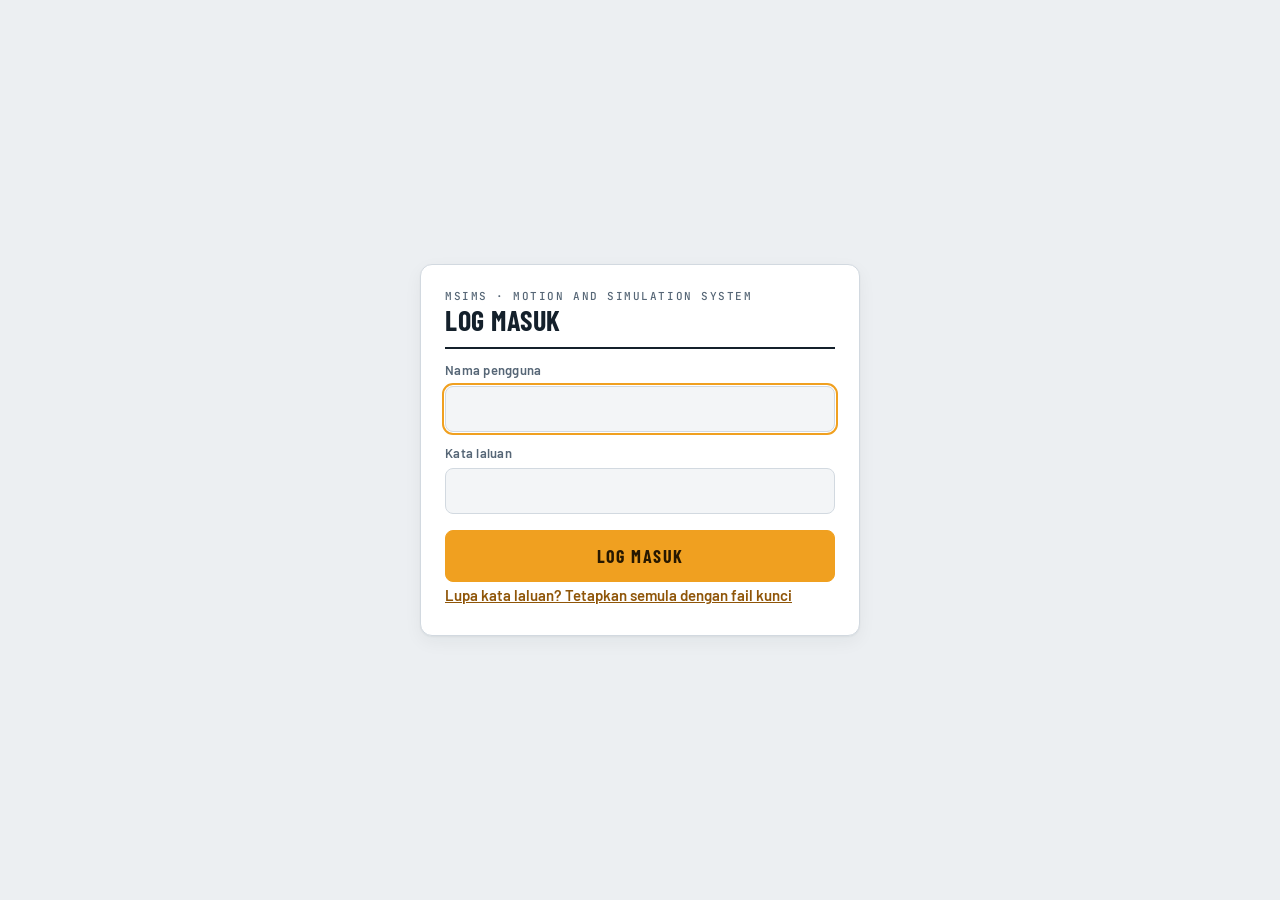
<file: index.html>
<!DOCTYPE html>
<html lang="ms">
<head>
<meta charset="utf-8">
<meta name="viewport" content="width=device-width, initial-scale=1, viewport-fit=cover">
<meta name="robots" content="noindex, nofollow, noarchive, nosnippet, noimageindex">
<meta name="googlebot" content="noindex, nofollow, noarchive, nosnippet">
<meta name="referrer" content="no-referrer">
<meta name="theme-color" content="#14202b">
<title>MSIMS</title>
<link rel="preconnect" href="https://fonts.googleapis.com">
<link rel="preconnect" href="https://fonts.gstatic.com" crossorigin>
<link rel="stylesheet" href="https://fonts.googleapis.com/css2?family=Barlow+Condensed:wght@600;700&family=Barlow:wght@400;500;600&family=JetBrains+Mono:wght@500&display=swap">
<link rel="stylesheet" href="app.css?v=2">
</head>
<body>
<!-- PINTU: log masuk / tetapkan kata laluan -->
<div id="skrinLog" class="pintu">
  <section class="kad pintu-kad">
    <div class="jenama"><small>MSIMS · Motion and Simulation System</small><h1 id="tajukPintu">Log masuk</h1></div>

    <form id="borangLog" autocomplete="on" novalidate>
      <div id="panelLog">
        <label class="medan" for="nama">Nama pengguna</label>
        <input type="text" id="nama" name="username" autocomplete="username" autocapitalize="none" autocorrect="off" spellcheck="false">
        <label class="medan" for="laluan">Kata laluan</label>
        <input type="password" id="laluan" name="password" autocomplete="current-password">
        <button type="submit" id="btnMasuk" class="utama besar">Log masuk</button>
        <div id="mesejLog" class="mesej"></div>
        <button type="button" id="btnLupa" class="pautan">Lupa kata laluan? Tetapkan semula dengan fail kunci</button>
      </div>
    </form>

    <form id="borangSedia" autocomplete="on" novalidate>
      <div id="panelSedia" hidden>
        <p class="sub" id="subSedia"></p>
        <label class="medan" for="namaBaru">Nama pengguna baharu</label>
        <input type="text" id="namaBaru" name="username" autocomplete="username" autocapitalize="none" autocorrect="off" spellcheck="false" placeholder="cth. zack">
        <div class="baris">
          <div><label class="medan" for="laluan1">Kata laluan baharu (min. 12 aksara)</label><input type="password" id="laluan1" name="new-password" autocomplete="new-password"></div>
          <div><label class="medan" for="laluan2">Ulang kata laluan</label><input type="password" id="laluan2" autocomplete="new-password"></div>
        </div>
        <label class="medan" for="failKunci">Fail kunci rahsia (MSIMS-KunciRahsia-ASAL.json atau -dilindungi.json)</label>
        <input type="file" id="failKunci" accept=".json,application/json">
        <div id="sediaLama" hidden>
          <label class="medan" for="laluanFail">Kata laluan fail kunci itu</label><input type="password" id="laluanFail" autocomplete="off">
        </div>
        <button type="submit" id="btnSedia" class="utama besar">Simpan &amp; masuk</button>
        <div id="sediaMesej" class="mesej"></div>
        <button type="button" id="btnBatalSedia" class="pautan">Kembali ke log masuk</button>
      </div>
    </form>
  </section>
</div>

<!-- APLIKASI: hanya dipaparkan selepas log masuk -->
<div id="skrinApp" class="bungkus" hidden>
<header class="kepala">
  <div class="jenama"><small>MSIMS · Motion and Simulation System</small><h1>Penjana Lesen</h1></div>
  <span class="ruang"></span>
  <span class="cip buka" id="namaLog"></span>
  <button id="btnLogKeluar">Log keluar</button>
</header>
<div id="mesejApp" class="mesej"></div>

<main class="grid">
<div class="lajur">

  <!-- 2 · JANA -->
  <section class="kad" id="kadJana">
    <h2>Jana lesen</h2>
    <p class="sub">Tampal mesej permintaan pelanggan. ID Mesin dan produk dikesan secara automatik.</p>
    <label class="medan" for="permintaan">ID Mesin / mesej pelanggan</label>
    <textarea id="permintaan" rows="3" placeholder="PERMINTAAN LESEN MSIMS&#10;Produk: SIM-SAWIT ANGKUT (SAWIT)&#10;ID Mesin: F5V0-7FA4-6RR1-NZW8-1" spellcheck="false" autocapitalize="characters"></textarea>
    <div id="kesan" class="kesan samar">Contoh di atas. ID Mesin dipaparkan pada skrin Pengaktifan Lesen simulator.</div>

    <div class="baris">
      <div><label class="medan" for="produk">Produk</label><select id="produk"></select></div>
      <div id="bungkusLain" hidden><label class="medan" for="produkLain">Kod produk</label><input type="text" id="produkLain" placeholder="cth. SIMBARU" autocapitalize="characters" spellcheck="false"></div>
    </div>

    <label class="medan" id="lblJenis">Jenis lesen</label>
    <div class="seg" role="radiogroup" aria-labelledby="lblJenis">
      <label><input type="radio" name="jenis" value="KEKAL"><b>Kekal</b><span>Tiada tamat · PC ini sahaja</span></label>
      <label><input type="radio" name="jenis" value="TEMPOH" checked><b>Tempoh</b><span>Tamat pada tarikh</span></label>
      <label><input type="radio" name="jenis" value="PERCUBAAN"><b>Percubaan</b><span>Hari &amp; kali terhad</span></label>
      <label><input type="radio" name="jenis" value="TERSUAI"><b>Tersuai</b><span>Tetapkan sendiri</span></label>
    </div>

    <div class="panel" id="pKEKAL" hidden>
      <div class="nota">Lesen <b>kekal</b>: tiada tarikh tamat dan tanpa had penggunaan, tetapi <b>hanya sah pada komputer dengan ID Mesin ini</b>. Jika disalin ke PC lain, ia ditolak. Jika pelanggan menukar cakera atau memasang semula Windows, ID Mesin berubah dan lesen baharu diperlukan.</div>
    </div>
    <div class="panel" id="pTEMPOH">
      <div class="cipan" id="cipanBulan">
        <button type="button" data-bulan="1">1 bulan</button><button type="button" data-bulan="3" aria-pressed="true">3 bulan</button><button type="button" data-bulan="6">6 bulan</button><button type="button" data-bulan="12">1 tahun</button><button type="button" data-bulan="24">2 tahun</button>
      </div>
      <label class="medan" for="tamatTempoh">Tarikh tamat</label><input type="date" id="tamatTempoh">
    </div>
    <div class="panel" id="pPERCUBAAN" hidden>
      <div class="baris">
        <div><label class="medan" for="hariCuba">Tempoh (hari)</label><input type="number" id="hariCuba" min="1" max="365" value="14" inputmode="numeric"></div>
        <div><label class="medan" for="hadCuba">Had dibuka (kali)</label><input type="number" id="hadCuba" min="1" max="16777215" value="30" inputmode="numeric"></div>
      </div>
    </div>
    <div class="panel" id="pTERSUAI" hidden>
      <div class="baris">
        <div><label class="medan" for="tamatSuai">Tarikh tamat</label><input type="date" id="tamatSuai"></div>
        <div><label class="medan" for="hadSuai">Had dibuka (kali)</label><input type="number" id="hadSuai" min="1" max="16777215" value="200" inputmode="numeric"></div>
      </div>
      <div class="baris">
        <label class="semak"><input type="checkbox" id="tiadaTamat"> Tiada tarikh tamat</label>
        <label class="semak"><input type="checkbox" id="tiadaHad"> Tanpa had penggunaan</label>
      </div>
    </div>

    <div class="baris">
      <div><label class="medan" for="pelanggan">Pelanggan / lokasi</label><input type="text" id="pelanggan" placeholder="cth. Kolej Vokasional Jengka"></div>
      <div><label class="medan" for="catatan">Catatan (rekod anda)</label><input type="text" id="catatan" placeholder="cth. invois #123"></div>
    </div>

    <div id="ringkasan" class="ringkasan"></div>
    <button id="btnJana" class="utama besar">Jana lesen</button>
    <div id="mesejJana" class="mesej"></div>

    <div id="hasil" class="hasil" hidden>
      <div class="atas"><span id="capHasil" class="cap"></span><strong id="hasilTajuk"></strong></div>
      <div id="hasilButir" class="r3"></div>
      <pre id="hasilKunci" class="kunci"></pre>
      <div class="aksi">
        <a id="lnkWa" class="btn wa" href="#" target="_blank" rel="noopener">Hantar WhatsApp</a>
        <button id="btnSalinMesej">Salin mesej</button>
        <button id="btnSalinKunci">Salin kunci sahaja</button>
        <button id="btnTxt">Fail .txt</button>
      </div>
      <div id="mesejHasil" class="mesej"></div>
    </div>
  </section>
</div>

<div class="lajur">
  <!-- DAFTAR -->
  <section class="kad">
    <h2>Daftar lesen <span id="bilDaftar" class="samar bil"></span></h2>
    <p class="sub" id="sumberDaftar">Disimpan di license.msims.tech: daftar yang sama di semua peranti anda.</p>
    <div class="daftar-atas">
      <input type="search" id="cari" placeholder="Cari pelanggan, ID Mesin, produk…" aria-label="Cari dalam daftar">
    </div>
    <ul id="senaraiDaftar" class="daftar"></ul>
    <div class="aksi">
      <button id="btnCsv">Eksport CSV</button>
      <button id="btnSandar">Sandaran .json</button>
      <button id="btnPulih">Pulihkan sandaran…</button>
      <input type="file" id="failPulih" accept=".json,application/json" hidden>
    </div>
    <div id="mesejDaftar" class="mesej"></div>
  </section>

  <!-- LANJUTAN -->
  <section class="kad">
    <h2>Lanjutan</h2>
    <details class="lanjut">
      <summary>Semak kunci lesen</summary>
      <div class="isi">
        <textarea id="semakTeks" rows="3" placeholder="Tampal kunci MSIMS-… (atau seluruh mesej)" spellcheck="false"></textarea>
        <div class="aksi"><button id="btnSemak">Semak</button></div>
        <div id="hasilSemak" class="mesej"></div>
      </div>
    </details>
    <details class="lanjut">
      <summary>Tukar nama pengguna / kata laluan</summary>
      <div class="isi">
        <p class="samar kecil">Berkuat kuasa pada semua peranti sebaik sahaja disimpan.</p>
        <label class="medan" for="namaE">Nama pengguna</label><input type="text" id="namaE" autocomplete="off" autocapitalize="none" spellcheck="false">
        <div class="baris">
          <div><label class="medan" for="laluanE1">Kata laluan baharu (min. 12 aksara)</label><input type="password" id="laluanE1" autocomplete="new-password"></div>
          <div><label class="medan" for="laluanE2">Ulang kata laluan</label><input type="password" id="laluanE2" autocomplete="new-password"></div>
        </div>
        <div class="aksi"><button id="btnTukar" disabled>Simpan nama pengguna &amp; kata laluan</button></div>
        <div id="mesejEksport" class="mesej"></div>
      </div>
    </details>
    <details class="lanjut">
      <summary>Sandaran fail kunci</summary>
      <div class="isi">
        <p class="samar kecil">Muat turun salinan kunci yang dilindungi kata laluan semasa anda. Simpan di pendrive dan Drive peribadi: ia diperlukan jika anda terlupa kata laluan.</p>
        <div class="aksi"><button id="btnSandarKunci" disabled>Muat turun fail kunci dilindungi</button></div>
        <div id="mesejSandarKunci" class="mesej"></div>
      </div>
    </details>
    <details class="lanjut">
      <summary>Kunci awam simulator</summary>
      <div class="isi">
        <p class="samar kecil">Terbina dalam <span class="mono">LesenKunciAwam.h</span> semua simulator MSIMS:</p>
        <code class="awam" id="awamHex"></code>
      </div>
    </details>
  </section>
  <p class="kaki">Lesen ditandatangani Ed25519 di dalam pelayar ini dan terikat pada ID Mesin. Pelayan hanya menyimpan kunci yang disulitkan dan daftar lesen.</p>
</div>
</main>
</div>
<script type="module" src="app.js?v=2"></script>
</body>
</html>
</file>
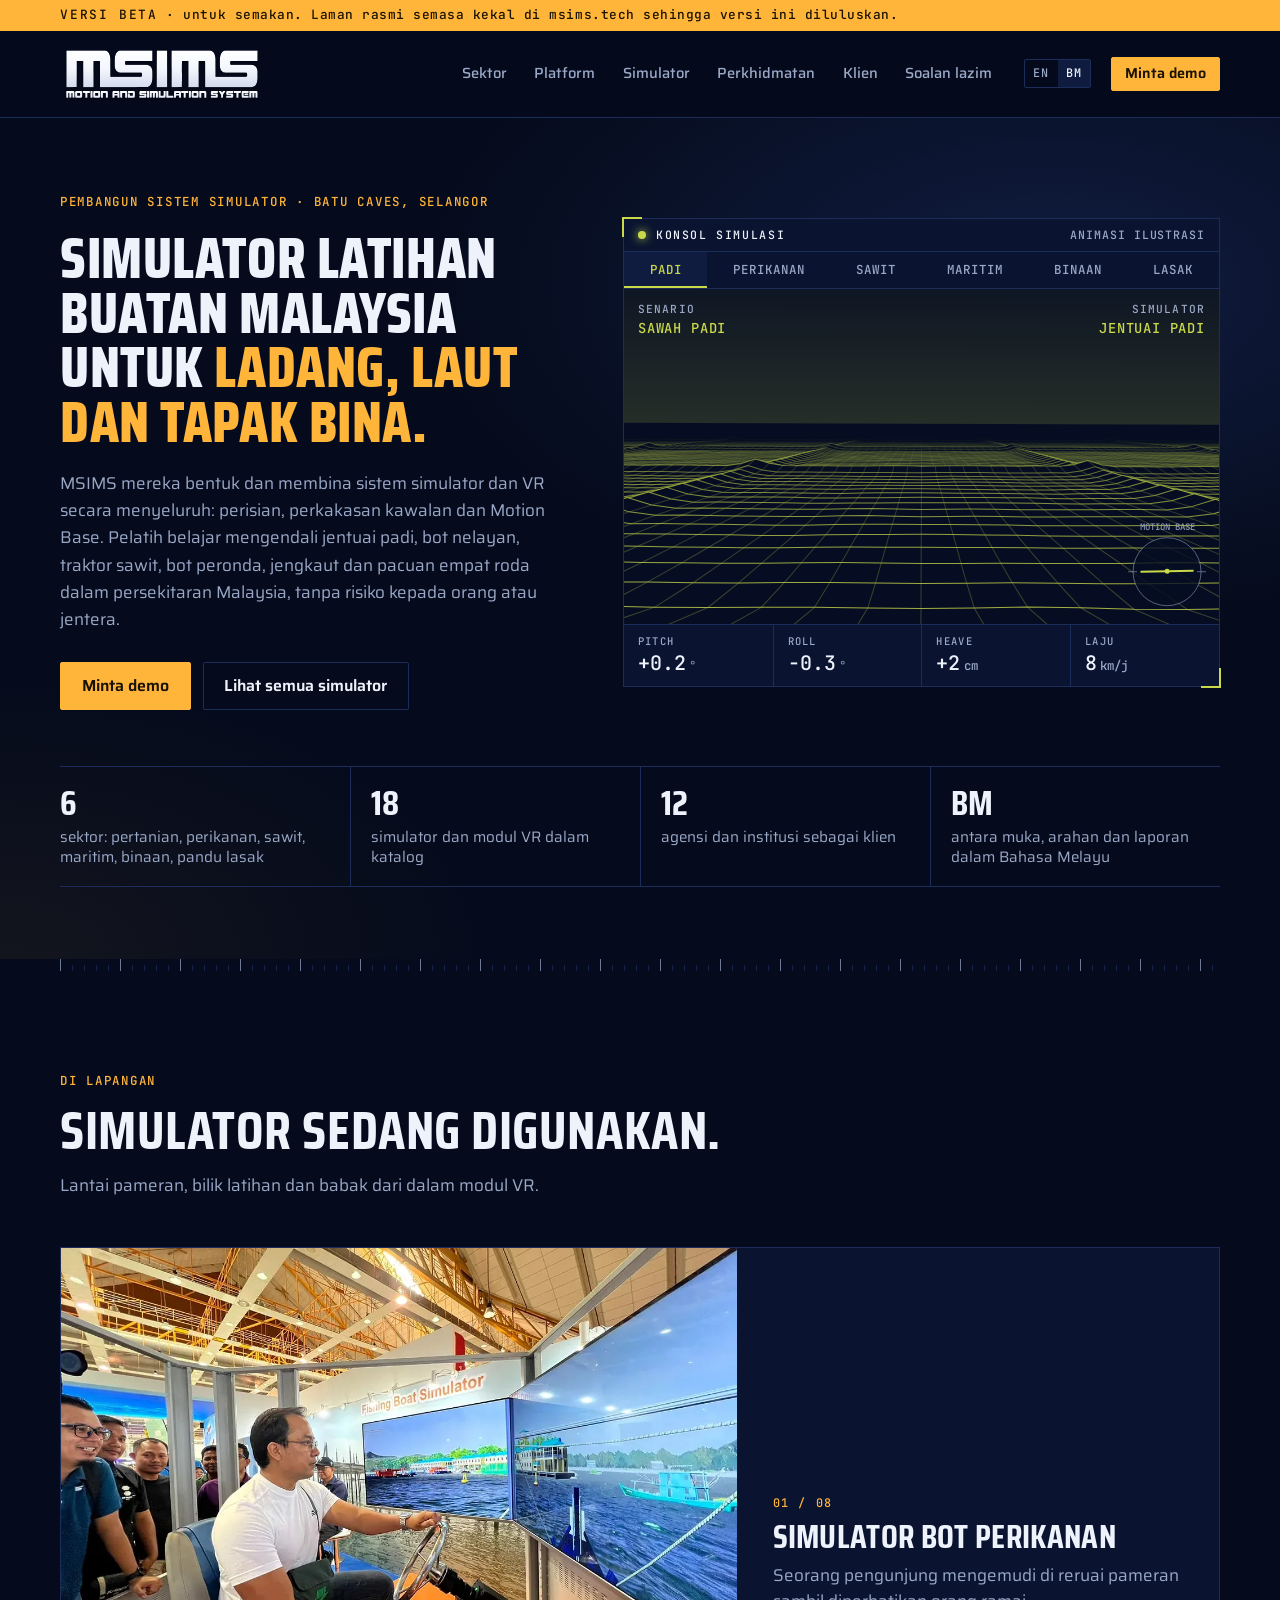
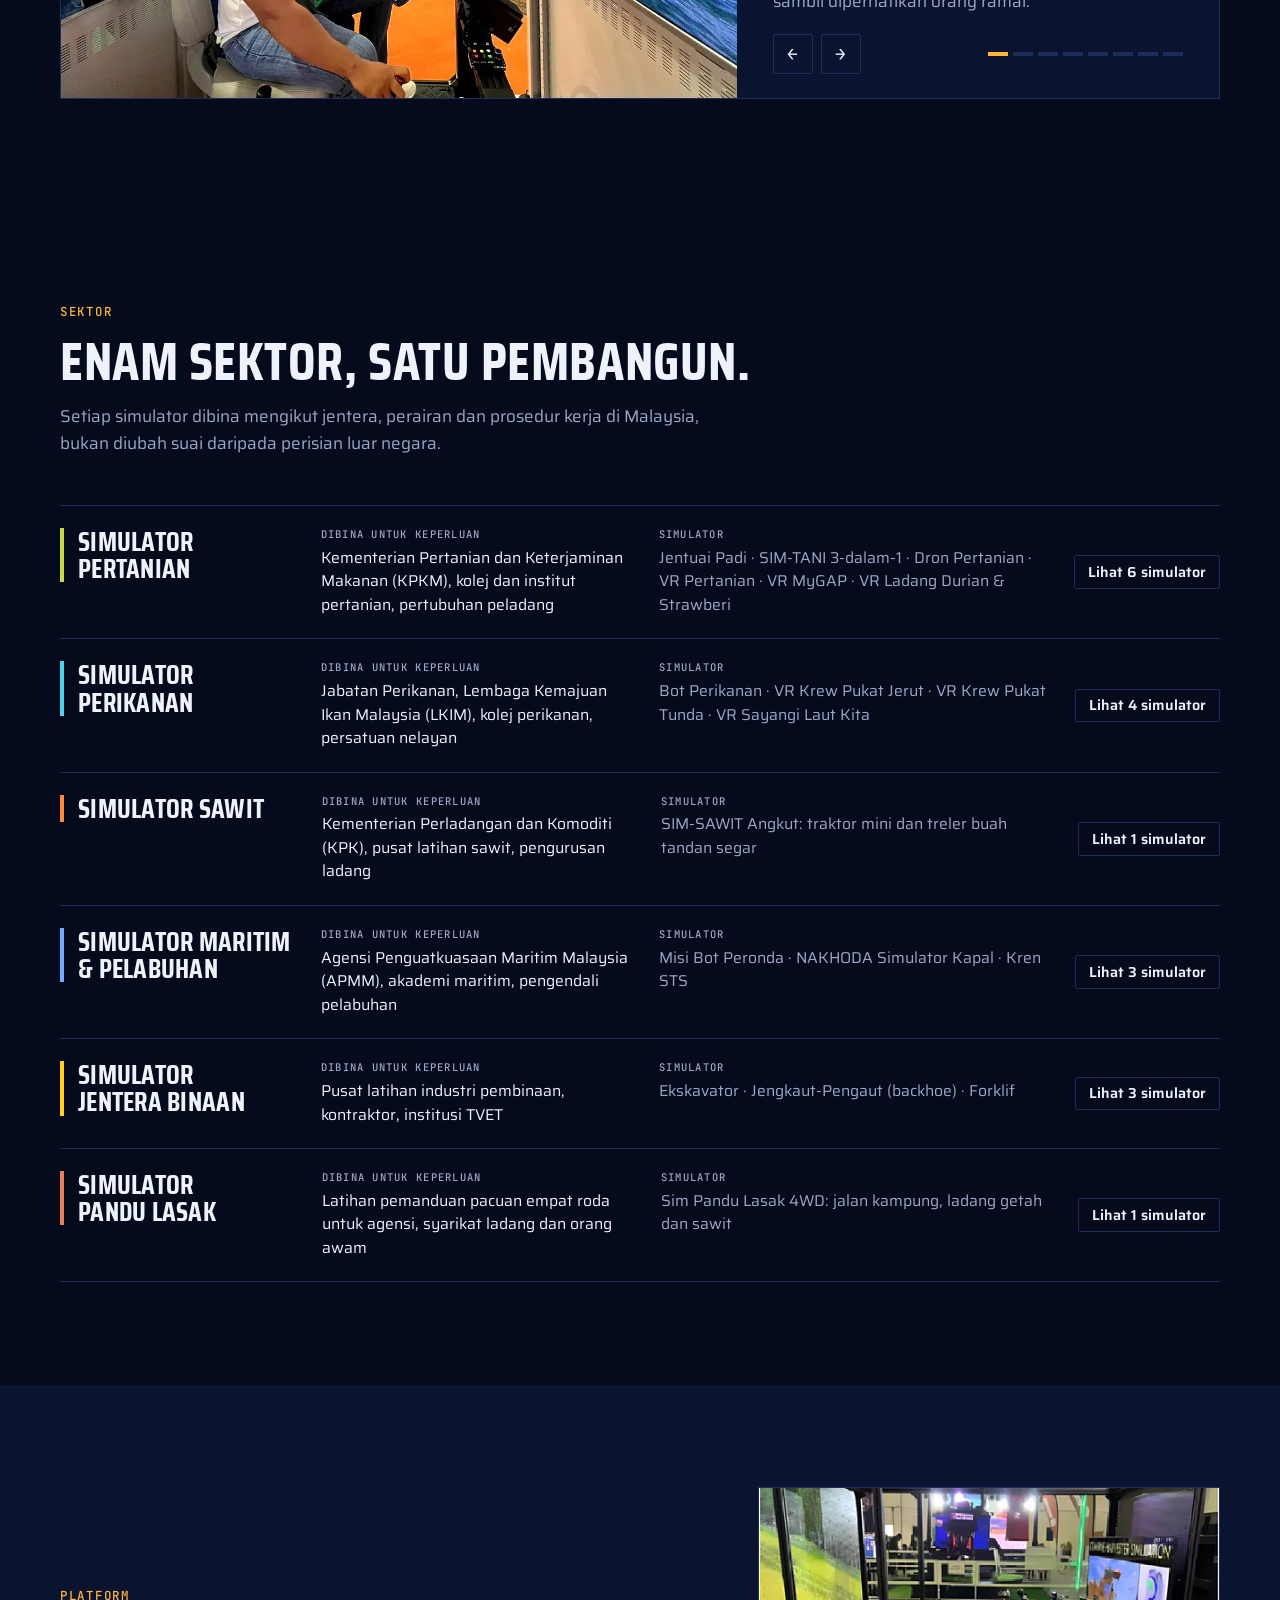
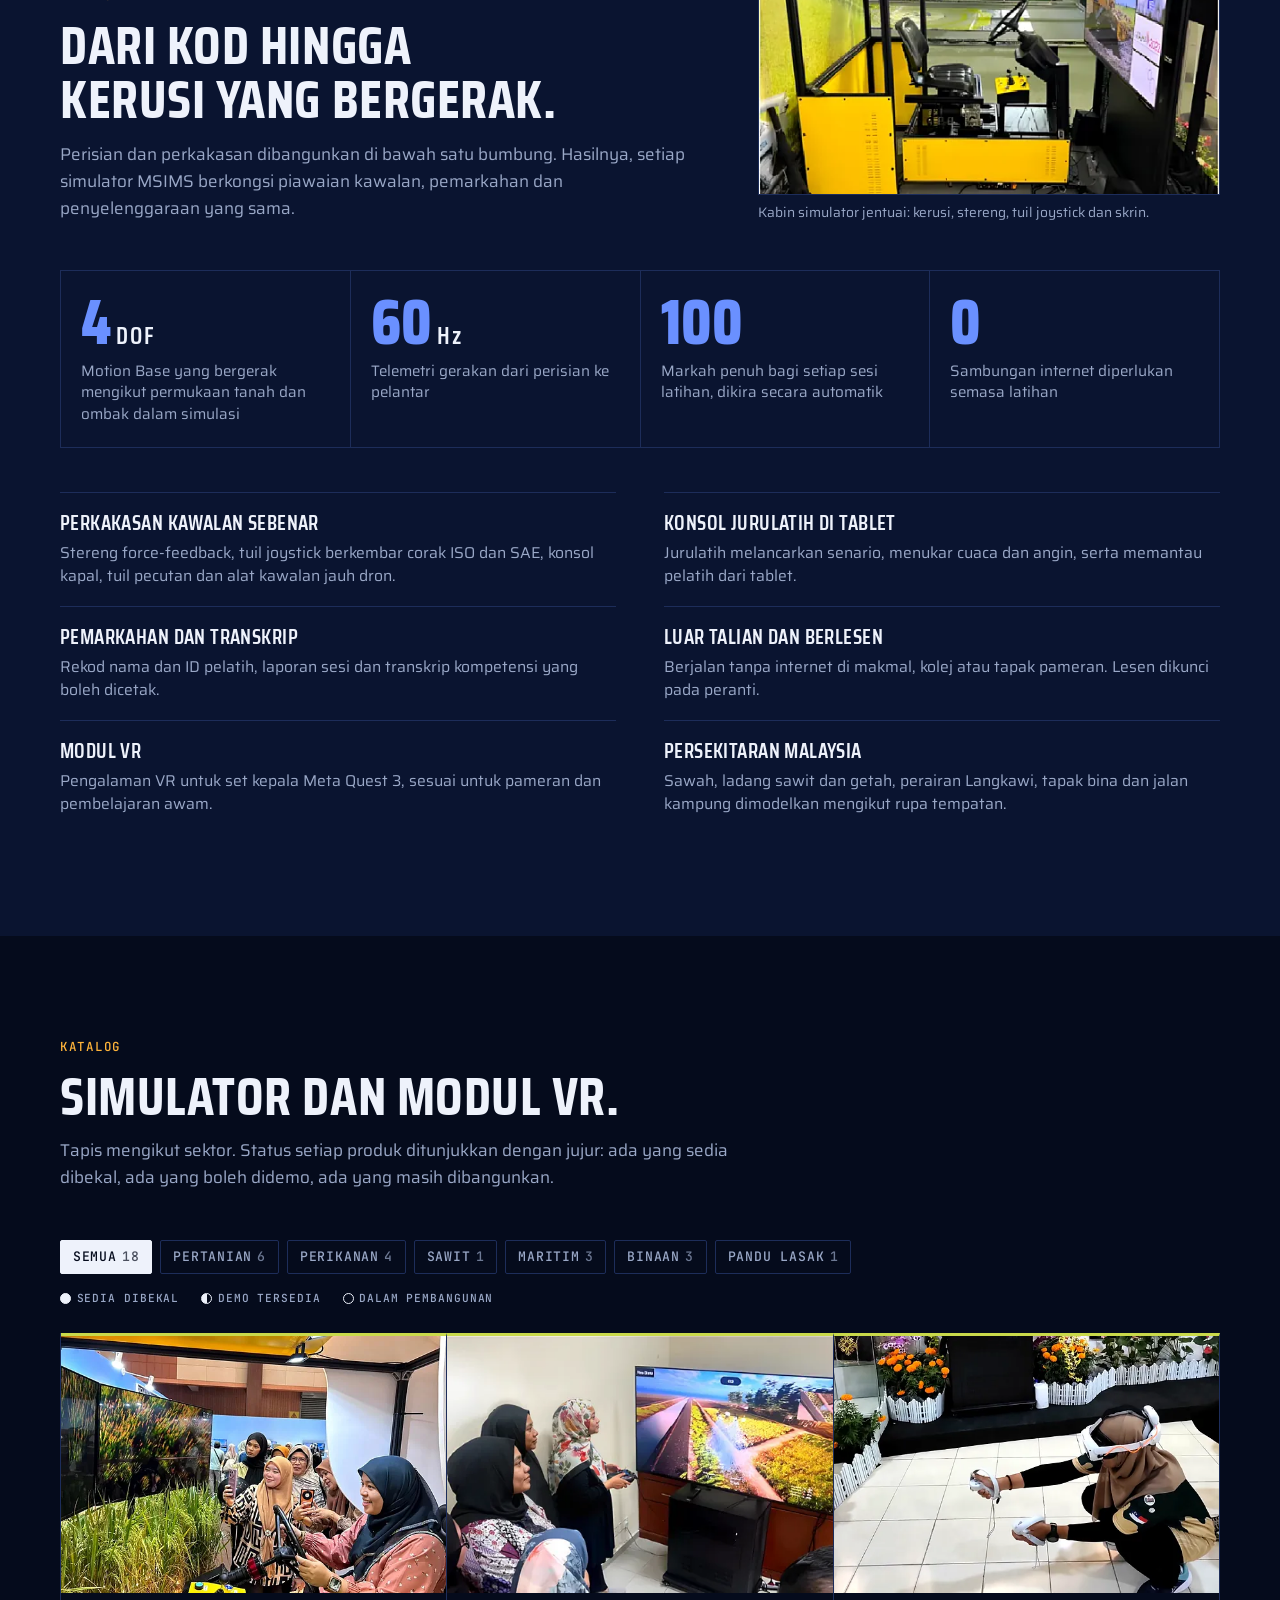
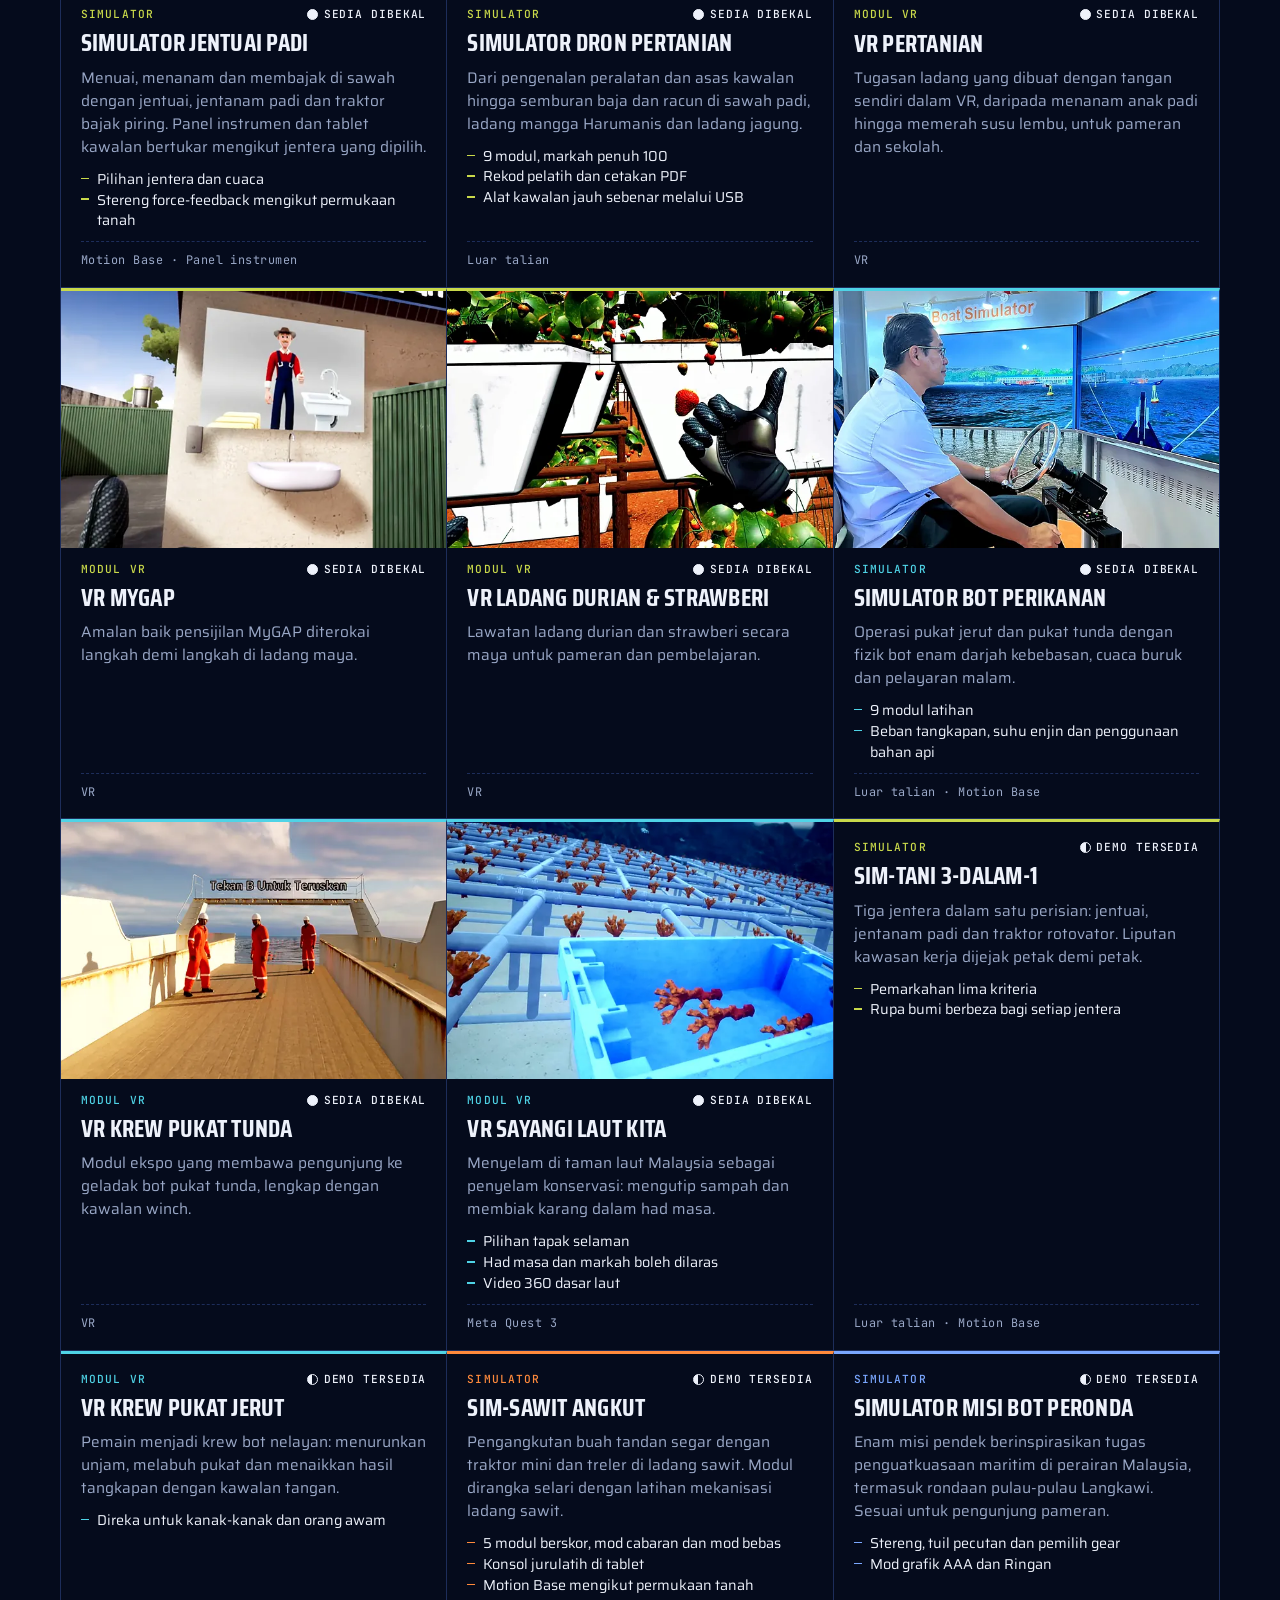
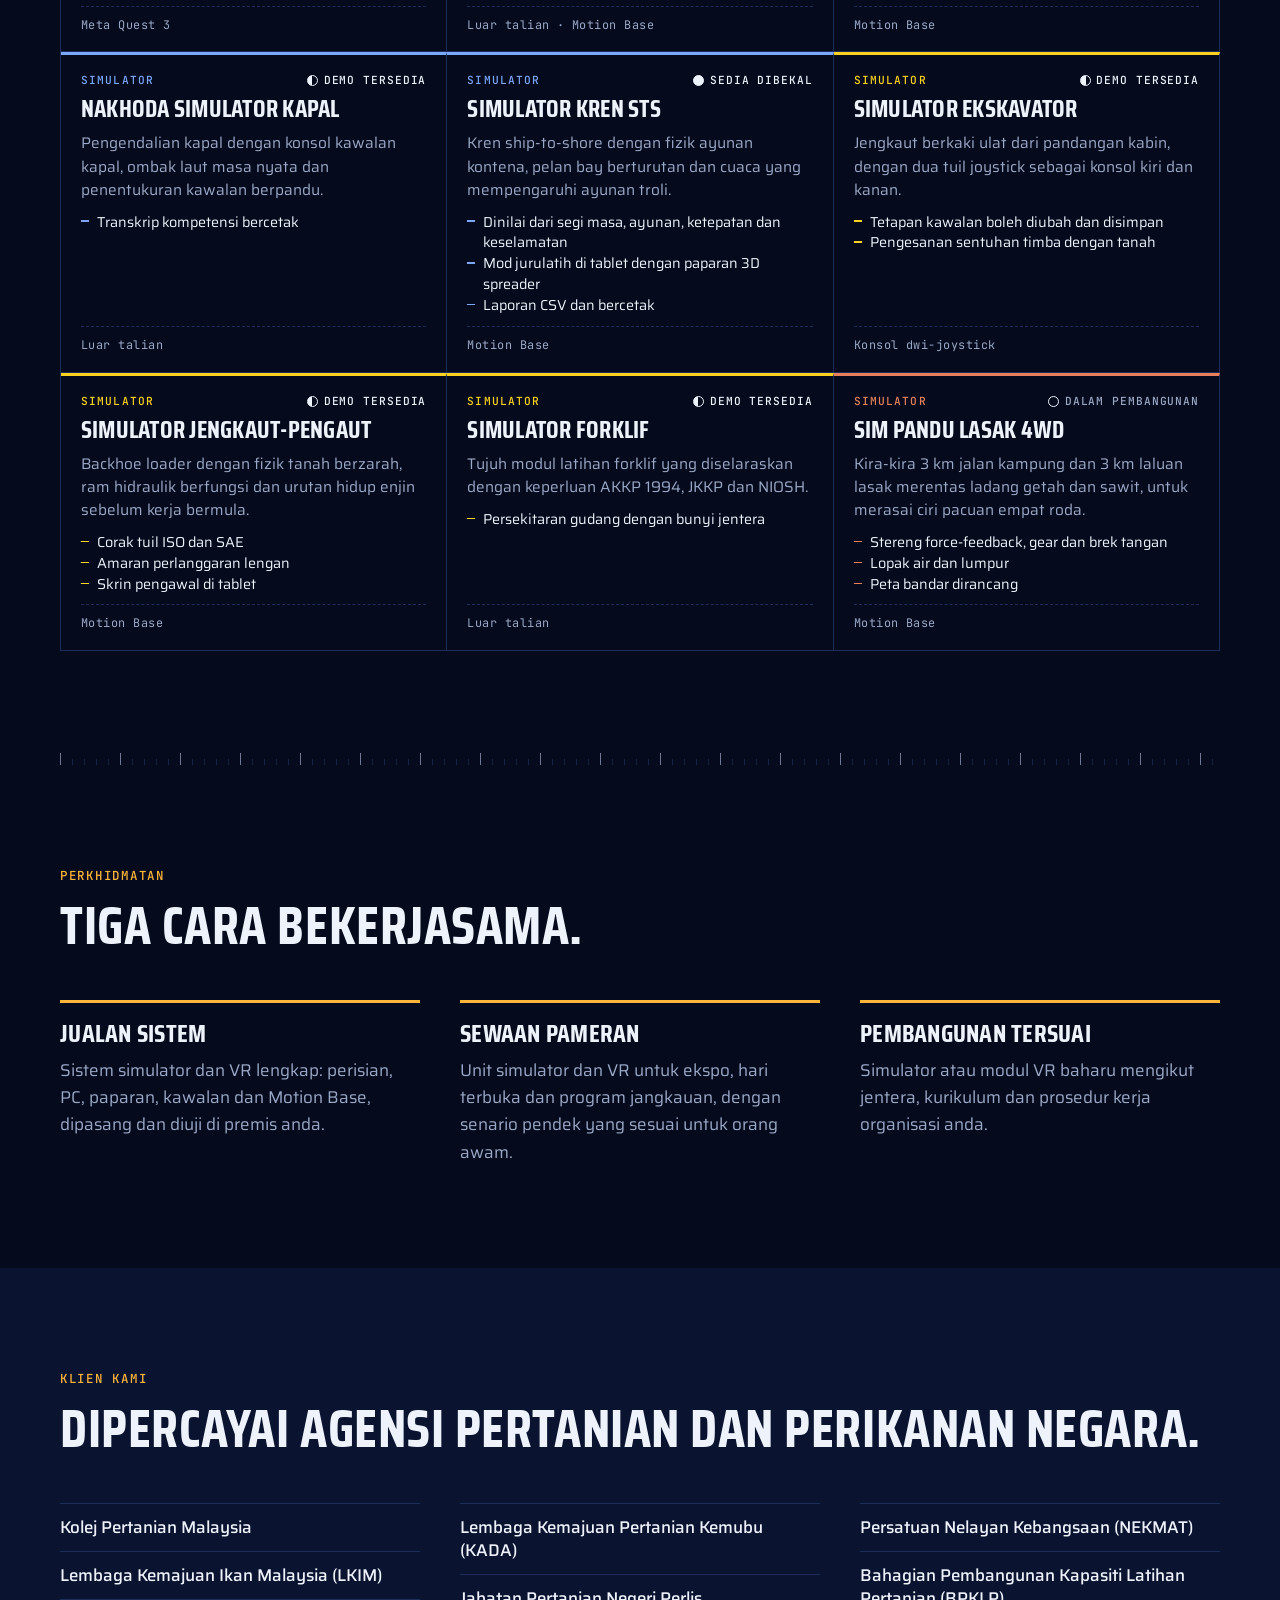
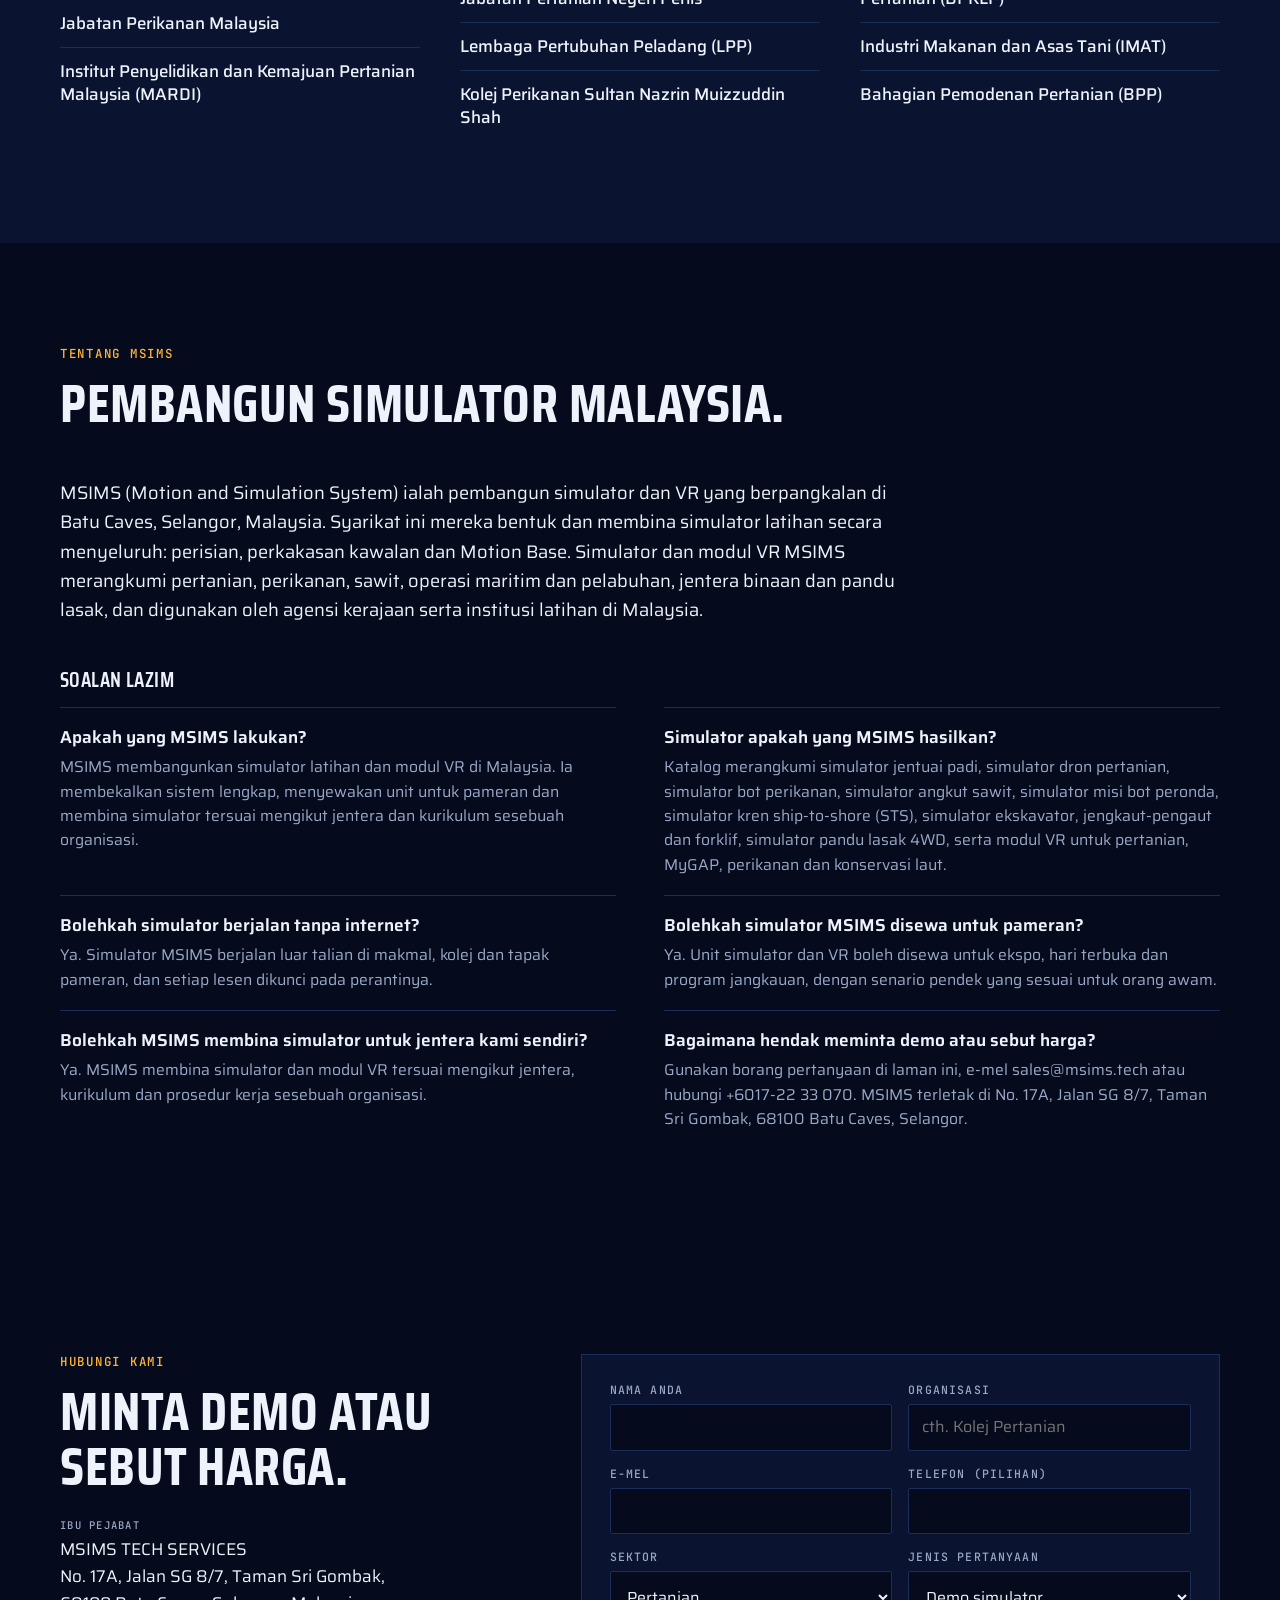
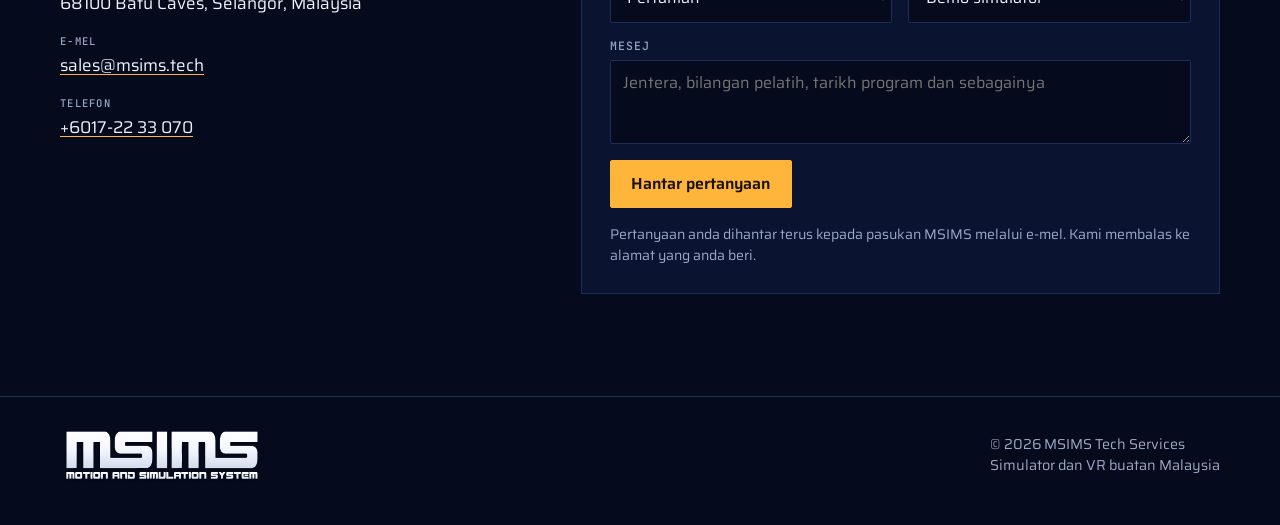
<file: ms/index.html>
<!DOCTYPE html>
<html lang="ms">
<head>
<meta charset="utf-8">
<meta name="viewport" content="width=device-width, initial-scale=1">
<title>MSIMS | Pembangun Simulator Latihan &amp; VR di Malaysia</title>
<meta name="description" content="MSIMS membina simulator latihan dan VR di Malaysia untuk pertanian, perikanan, sawit, maritim, pelabuhan, binaan dan pandu lasak. Minta demo.">
<meta name="theme-color" content="#050b1c">
<meta name="robots" content="noindex, nofollow">
<link rel="canonical" href="https://msims.tech/ms/">
<link rel="alternate" hreflang="en" href="https://msims.tech/">
<link rel="alternate" hreflang="ms" href="https://msims.tech/ms/">
<link rel="alternate" hreflang="x-default" href="https://msims.tech/">
<meta property="og:type" content="website">
<meta property="og:site_name" content="MSIMS">
<meta property="og:title" content="MSIMS | Pembangun Simulator Latihan &amp; VR di Malaysia">
<meta property="og:description" content="MSIMS membina simulator latihan dan VR di Malaysia untuk pertanian, perikanan, sawit, maritim, pelabuhan, binaan dan pandu lasak. Minta demo.">
<meta property="og:url" content="https://msims.tech/ms/">
<meta property="og:image" content="https://msims.tech/assets/og-msims.jpg">
<meta property="og:image:width" content="1200">
<meta property="og:image:height" content="630">
<meta property="og:locale" content="ms_MY">
<meta property="og:locale:alternate" content="en_MY">
<meta name="twitter:card" content="summary_large_image">
<script type="application/ld+json">
{
 "@context": "https://schema.org",
 "@graph": [
  {
   "@type": "Organization",
   "@id": "https://msims.tech/#org",
   "name": "MSIMS",
   "legalName": "MSIMS Tech Services",
   "alternateName": [
    "Motion and Simulation System",
    "MSIMS Tech"
   ],
   "url": "https://msims.tech/",
   "logo": "https://msims.tech/assets/msims-ikon-256.png",
   "image": "https://msims.tech/assets/og-msims.jpg",
   "description": "MSIMS (Motion and Simulation System) ialah pembangun simulator dan VR yang berpangkalan di Batu Caves, Selangor, Malaysia. Ia mereka bentuk dan membina simulator latihan secara menyeluruh: perisian, perkakasan kawalan dan Motion Base.",
   "email": "sales@msims.tech",
   "telephone": "+60172233070",
   "address": {
    "@type": "PostalAddress",
    "streetAddress": "No. 17A, Jalan SG 8/7, Taman Sri Gombak",
    "addressLocality": "Batu Caves",
    "addressRegion": "Selangor",
    "postalCode": "68100",
    "addressCountry": "MY"
   },
   "areaServed": {
    "@type": "Country",
    "name": "Malaysia"
   },
   "knowsAbout": [
    "simulator latihan",
    "latihan realiti maya",
    "simulator jentera pertanian",
    "simulator jentuai padi",
    "simulator dron pertanian",
    "simulator bot perikanan",
    "latihan mekanisasi sawit",
    "simulator maritim",
    "simulator kren STS",
    "simulator ekskavator",
    "simulator jengkaut-pengaut",
    "simulator forklif",
    "simulator pandu lasak",
    "pelantar gerakan"
   ],
   "hasOfferCatalog": {
    "@type": "OfferCatalog",
    "name": "Simulator dan modul VR",
    "itemListElement": [
     {
      "@type": "Offer",
      "itemOffered": {
       "@type": "Service",
       "name": "Simulator Jentuai Padi",
       "description": "Menuai, menanam dan membajak di sawah dengan jentuai, jentanam padi dan traktor bajak piring. Panel instrumen dan tablet kawalan bertukar mengikut jentera yang dipilih.",
       "serviceType": "Training simulator",
       "category": "Simulator pertanian",
       "provider": {
        "@id": "https://msims.tech/#org"
       }
      }
     },
     {
      "@type": "Offer",
      "itemOffered": {
       "@type": "Service",
       "name": "Simulator Dron Pertanian",
       "description": "Dari pengenalan peralatan dan asas kawalan hingga semburan baja dan racun di sawah padi, ladang mangga Harumanis dan ladang jagung.",
       "serviceType": "Training simulator",
       "category": "Simulator pertanian",
       "provider": {
        "@id": "https://msims.tech/#org"
       }
      }
     },
     {
      "@type": "Offer",
      "itemOffered": {
       "@type": "Service",
       "name": "VR Pertanian",
       "description": "Tugasan ladang yang dibuat dengan tangan sendiri dalam VR, daripada menanam anak padi hingga memerah susu lembu, untuk pameran dan sekolah.",
       "serviceType": "VR training module",
       "category": "Simulator pertanian",
       "provider": {
        "@id": "https://msims.tech/#org"
       }
      }
     },
     {
      "@type": "Offer",
      "itemOffered": {
       "@type": "Service",
       "name": "VR MyGAP",
       "description": "Amalan baik pensijilan MyGAP diterokai langkah demi langkah di ladang maya.",
       "serviceType": "VR training module",
       "category": "Simulator pertanian",
       "provider": {
        "@id": "https://msims.tech/#org"
       }
      }
     },
     {
      "@type": "Offer",
      "itemOffered": {
       "@type": "Service",
       "name": "VR Ladang Durian & Strawberi",
       "description": "Lawatan ladang durian dan strawberi secara maya untuk pameran dan pembelajaran.",
       "serviceType": "VR training module",
       "category": "Simulator pertanian",
       "provider": {
        "@id": "https://msims.tech/#org"
       }
      }
     },
     {
      "@type": "Offer",
      "itemOffered": {
       "@type": "Service",
       "name": "Simulator Bot Perikanan",
       "description": "Operasi pukat jerut dan pukat tunda dengan fizik bot enam darjah kebebasan, cuaca buruk dan pelayaran malam.",
       "serviceType": "Training simulator",
       "category": "Simulator perikanan",
       "provider": {
        "@id": "https://msims.tech/#org"
       }
      }
     },
     {
      "@type": "Offer",
      "itemOffered": {
       "@type": "Service",
       "name": "VR Krew Pukat Tunda",
       "description": "Modul ekspo yang membawa pengunjung ke geladak bot pukat tunda, lengkap dengan kawalan winch.",
       "serviceType": "VR training module",
       "category": "Simulator perikanan",
       "provider": {
        "@id": "https://msims.tech/#org"
       }
      }
     },
     {
      "@type": "Offer",
      "itemOffered": {
       "@type": "Service",
       "name": "VR Sayangi Laut Kita",
       "description": "Menyelam di taman laut Malaysia sebagai penyelam konservasi: mengutip sampah dan membiak karang dalam had masa.",
       "serviceType": "VR training module",
       "category": "Simulator perikanan",
       "provider": {
        "@id": "https://msims.tech/#org"
       }
      }
     },
     {
      "@type": "Offer",
      "itemOffered": {
       "@type": "Service",
       "name": "SIM-TANI 3-dalam-1",
       "description": "Tiga jentera dalam satu perisian: jentuai, jentanam padi dan traktor rotovator. Liputan kawasan kerja dijejak petak demi petak.",
       "serviceType": "Training simulator",
       "category": "Simulator pertanian",
       "provider": {
        "@id": "https://msims.tech/#org"
       }
      }
     },
     {
      "@type": "Offer",
      "itemOffered": {
       "@type": "Service",
       "name": "VR Krew Pukat Jerut",
       "description": "Pemain menjadi krew bot nelayan: menurunkan unjam, melabuh pukat dan menaikkan hasil tangkapan dengan kawalan tangan.",
       "serviceType": "VR training module",
       "category": "Simulator perikanan",
       "provider": {
        "@id": "https://msims.tech/#org"
       }
      }
     },
     {
      "@type": "Offer",
      "itemOffered": {
       "@type": "Service",
       "name": "SIM-SAWIT Angkut",
       "description": "Pengangkutan buah tandan segar dengan traktor mini dan treler di ladang sawit. Modul dirangka selari dengan latihan mekanisasi ladang sawit.",
       "serviceType": "Training simulator",
       "category": "Simulator sawit",
       "provider": {
        "@id": "https://msims.tech/#org"
       }
      }
     },
     {
      "@type": "Offer",
      "itemOffered": {
       "@type": "Service",
       "name": "Simulator Misi Bot Peronda",
       "description": "Enam misi pendek berinspirasikan tugas penguatkuasaan maritim di perairan Malaysia, termasuk rondaan pulau-pulau Langkawi. Sesuai untuk pengunjung pameran.",
       "serviceType": "Training simulator",
       "category": "Simulator maritim & pelabuhan",
       "provider": {
        "@id": "https://msims.tech/#org"
       }
      }
     },
     {
      "@type": "Offer",
      "itemOffered": {
       "@type": "Service",
       "name": "NAKHODA Simulator Kapal",
       "description": "Pengendalian kapal dengan konsol kawalan kapal, ombak laut masa nyata dan penentukuran kawalan berpandu.",
       "serviceType": "Training simulator",
       "category": "Simulator maritim & pelabuhan",
       "provider": {
        "@id": "https://msims.tech/#org"
       }
      }
     },
     {
      "@type": "Offer",
      "itemOffered": {
       "@type": "Service",
       "name": "Simulator Kren STS",
       "description": "Kren ship-to-shore dengan fizik ayunan kontena, pelan bay berturutan dan cuaca yang mempengaruhi ayunan troli.",
       "serviceType": "Training simulator",
       "category": "Simulator maritim & pelabuhan",
       "provider": {
        "@id": "https://msims.tech/#org"
       }
      }
     },
     {
      "@type": "Offer",
      "itemOffered": {
       "@type": "Service",
       "name": "Simulator Ekskavator",
       "description": "Jengkaut berkaki ulat dari pandangan kabin, dengan dua tuil joystick sebagai konsol kiri dan kanan.",
       "serviceType": "Training simulator",
       "category": "Simulator jentera binaan",
       "provider": {
        "@id": "https://msims.tech/#org"
       }
      }
     },
     {
      "@type": "Offer",
      "itemOffered": {
       "@type": "Service",
       "name": "Simulator Jengkaut-Pengaut",
       "description": "Backhoe loader dengan fizik tanah berzarah, ram hidraulik berfungsi dan urutan hidup enjin sebelum kerja bermula.",
       "serviceType": "Training simulator",
       "category": "Simulator jentera binaan",
       "provider": {
        "@id": "https://msims.tech/#org"
       }
      }
     },
     {
      "@type": "Offer",
      "itemOffered": {
       "@type": "Service",
       "name": "Simulator Forklif",
       "description": "Tujuh modul latihan forklif yang diselaraskan dengan keperluan AKKP 1994, JKKP dan NIOSH.",
       "serviceType": "Training simulator",
       "category": "Simulator jentera binaan",
       "provider": {
        "@id": "https://msims.tech/#org"
       }
      }
     },
     {
      "@type": "Offer",
      "itemOffered": {
       "@type": "Service",
       "name": "Sim Pandu Lasak 4WD",
       "description": "Kira-kira 3 km jalan kampung dan 3 km laluan lasak merentas ladang getah dan sawit, untuk merasai ciri pacuan empat roda.",
       "serviceType": "Training simulator",
       "category": "Simulator pandu lasak",
       "provider": {
        "@id": "https://msims.tech/#org"
       }
      }
     }
    ]
   }
  },
  {
   "@type": "WebSite",
   "@id": "https://msims.tech/#site",
   "url": "https://msims.tech/",
   "name": "MSIMS",
   "inLanguage": [
    "en",
    "ms"
   ],
   "publisher": {
    "@id": "https://msims.tech/#org"
   }
  },
  {
   "@type": "WebPage",
   "@id": "https://msims.tech/ms/#page",
   "url": "https://msims.tech/ms/",
   "name": "MSIMS | Pembangun Simulator Latihan & VR di Malaysia",
   "description": "MSIMS membina simulator latihan dan VR di Malaysia untuk pertanian, perikanan, sawit, maritim, pelabuhan, binaan dan pandu lasak. Minta demo.",
   "inLanguage": "ms",
   "isPartOf": {
    "@id": "https://msims.tech/#site"
   },
   "about": {
    "@id": "https://msims.tech/#org"
   },
   "primaryImageOfPage": "https://msims.tech/assets/og-msims.jpg"
  },
  {
   "@type": "FAQPage",
   "@id": "https://msims.tech/ms/#faq",
   "inLanguage": "ms",
   "mainEntity": [
    {
     "@type": "Question",
     "name": "Apakah yang MSIMS lakukan?",
     "acceptedAnswer": {
      "@type": "Answer",
      "text": "MSIMS membangunkan simulator latihan dan modul VR di Malaysia. Ia membekalkan sistem lengkap, menyewakan unit untuk pameran dan membina simulator tersuai mengikut jentera dan kurikulum sesebuah organisasi."
     }
    },
    {
     "@type": "Question",
     "name": "Simulator apakah yang MSIMS hasilkan?",
     "acceptedAnswer": {
      "@type": "Answer",
      "text": "Katalog merangkumi simulator jentuai padi, simulator dron pertanian, simulator bot perikanan, simulator angkut sawit, simulator misi bot peronda, simulator kren ship-to-shore (STS), simulator ekskavator, jengkaut-pengaut dan forklif, simulator pandu lasak 4WD, serta modul VR untuk pertanian, MyGAP, perikanan dan konservasi laut."
     }
    },
    {
     "@type": "Question",
     "name": "Bolehkah simulator berjalan tanpa internet?",
     "acceptedAnswer": {
      "@type": "Answer",
      "text": "Ya. Simulator MSIMS berjalan luar talian di makmal, kolej dan tapak pameran, dan setiap lesen dikunci pada perantinya."
     }
    },
    {
     "@type": "Question",
     "name": "Bolehkah simulator MSIMS disewa untuk pameran?",
     "acceptedAnswer": {
      "@type": "Answer",
      "text": "Ya. Unit simulator dan VR boleh disewa untuk ekspo, hari terbuka dan program jangkauan, dengan senario pendek yang sesuai untuk orang awam."
     }
    },
    {
     "@type": "Question",
     "name": "Bolehkah MSIMS membina simulator untuk jentera kami sendiri?",
     "acceptedAnswer": {
      "@type": "Answer",
      "text": "Ya. MSIMS membina simulator dan modul VR tersuai mengikut jentera, kurikulum dan prosedur kerja sesebuah organisasi."
     }
    },
    {
     "@type": "Question",
     "name": "Bagaimana hendak meminta demo atau sebut harga?",
     "acceptedAnswer": {
      "@type": "Answer",
      "text": "Gunakan borang pertanyaan di laman ini, e-mel sales@msims.tech atau hubungi +6017-22 33 070. MSIMS terletak di No. 17A, Jalan SG 8/7, Taman Sri Gombak, 68100 Batu Caves, Selangor."
     }
    }
   ]
  }
 ]
}
</script>
<link rel="icon" type="image/png" href="../assets/msims-ikon-256.png">
<link rel="apple-touch-icon" href="../assets/msims-ikon-256.png">
<link rel="preconnect" href="https://fonts.googleapis.com">
<link rel="preconnect" href="https://fonts.gstatic.com" crossorigin>
<link href="https://fonts.googleapis.com/css2?family=JetBrains+Mono:wght@400;500&family=Saira:wght@400;500;600&family=Saira+Condensed:wght@500;600;700;800&display=swap" rel="stylesheet">
<style>
:root{
  /* Arah: kokpit waktu malam dalam biru jenama MSIMS (#4E7AFF, latar nila logo). Hero = teks di kiri, konsol simulasi hidup di kanan (satu-satunya tempat yang berani).
     Seksyen lain senyap: baris jadual, grid bergaris halus, pembaris instrumen sebagai pemisah. Satu tema gelap, dengan sengaja. */
  --bg:#050b1c;
  --panel:#0a1430;
  --panel-2:#0f1c40;
  --line:#1d2d5a;
  --ink:#eef2fb;
  --muted:#9aa8c7;
  --amber:#ffb43a;
  --signal:#6a90ff;
  --brand:#4e7aff;
  --s-padi:#c9d94a;
  --s-ikan:#4fd3e6;
  --s-sawit:#ff8a3c;
  --s-maritim:#7aa7ff;
  --s-bina:#ffd21f;
  --s-lasak:#e8805c;
  --f-display:"Saira Condensed","Arial Narrow","Roboto Condensed",Impact,sans-serif;
  --f-body:"Saira","Segoe UI",system-ui,-apple-system,sans-serif;
  --f-mono:"JetBrains Mono",ui-monospace,"Cascadia Mono",Consolas,monospace;
  color-scheme:dark;
}
*{box-sizing:border-box}
html{scroll-behavior:smooth;-webkit-text-size-adjust:100%}
@media (prefers-reduced-motion:reduce){html{scroll-behavior:auto}}
body{margin:0;background:var(--bg);color:var(--ink);font:400 1.0625rem/1.6 var(--f-body);overflow-x:hidden}
img,canvas{max-width:100%}
a{color:inherit}
:focus-visible{outline:2px solid var(--amber);outline-offset:3px}
.wrap{max-width:1240px;margin-inline:auto;padding-inline:clamp(16px,4vw,40px)}
h1,h2,h3{font-family:var(--f-display);font-weight:700;line-height:1;margin:0;text-wrap:balance;text-transform:uppercase;letter-spacing:.01em}
h2{font-size:clamp(2rem,4.4vw,3.4rem)}
p{margin:0}
.eyebrow{font:500 .78rem/1.3 var(--f-mono);letter-spacing:.14em;text-transform:uppercase;color:var(--amber)}
.sub{color:var(--muted);max-width:62ch}
.btn{display:inline-flex;align-items:center;gap:.5em;font:600 1rem/1 var(--f-body);padding:.95em 1.3em;border:1px solid var(--amber);background:var(--amber);color:#1a1203;text-decoration:none;cursor:pointer;border-radius:2px}
.btn:hover{background:#ffc566}
.btn.ghost{background:transparent;color:var(--ink);border-color:var(--line)}
.btn.ghost:hover{border-color:var(--muted);background:var(--panel)}
.btn.small{padding:.6em .9em;font-size:.9rem}

/* jalur beta */
.beta{background:var(--amber);color:#1a1203;font:500 .8rem/1.4 var(--f-mono);letter-spacing:.04em;padding:.5em 0}
.beta b{font-weight:500;letter-spacing:.14em}

/* kepala */
.top{position:sticky;top:0;z-index:20;background:rgba(5,11,28,.9);-webkit-backdrop-filter:blur(10px);backdrop-filter:blur(10px);border-bottom:1px solid var(--line)}
.top .wrap{display:flex;align-items:center;gap:20px;min-height:86px}
/* logo rasmi versi putih, penuh bersama tagline */
.brand{display:block;flex:none;text-decoration:none}
.brand img{display:block;height:60px;width:auto}
.top nav{margin-left:auto;display:flex;gap:4px;overflow-x:auto;scrollbar-width:none}
.top nav::-webkit-scrollbar{display:none}
.top nav a{font:500 .92rem/1 var(--f-body);padding:.7em .8em;text-decoration:none;color:var(--muted);white-space:nowrap}
.top nav a:hover{color:var(--ink)}
.top .btn{flex:none}
@media (max-width:1180px){.top .wrap{gap:12px}.top nav a{padding:.7em .5em}}
@media (max-width:1020px){.top nav{display:none}.top .lang{margin-left:auto}}
@media (max-width:560px){.brand img{height:48px}.top .btn.small{padding:.6em .7em;font-size:.82rem}}
@media (max-width:440px){.top .btn{display:none}}

/* hero */
.hero{padding-block:clamp(36px,6vw,80px) clamp(40px,6vw,72px);background:
  radial-gradient(900px 480px at 82% 20%,rgba(78,122,255,.16),transparent 70%),
  radial-gradient(700px 400px at 0% 100%,rgba(255,180,58,.06),transparent 70%)}
.hero-grid{display:grid;grid-template-columns:minmax(0,6fr) minmax(0,7fr);gap:clamp(28px,4vw,56px);align-items:center}
.hero h1{font-size:clamp(2.3rem,4.5vw,4.1rem);font-weight:800;line-height:.95;margin-top:.35em}
.hero h1 em{font-style:normal;color:var(--amber)}
.hero .lede{margin-top:1.2em;color:var(--muted);max-width:54ch}
.cta{display:flex;flex-wrap:wrap;gap:12px;margin-top:1.7em}
@media (max-width:980px){.hero-grid{grid-template-columns:minmax(0,1fr)}}

/* konsol simulasi */
.console{--sc:var(--s-padi);border:1px solid var(--line);background:var(--panel);position:relative}
.console::before,.console::after{content:"";position:absolute;width:18px;height:18px;border:2px solid var(--sc);pointer-events:none}
.console::before{top:-2px;left:-2px;border-right:0;border-bottom:0}
.console::after{bottom:-2px;right:-2px;border-left:0;border-top:0}
.console-top{display:flex;align-items:center;gap:10px;padding:10px 14px;border-bottom:1px solid var(--line);font:500 .72rem/1 var(--f-mono);letter-spacing:.14em;text-transform:uppercase}
.console-top .lamp{width:8px;height:8px;border-radius:50%;background:var(--sc);box-shadow:0 0 10px var(--sc)}
.console-top .note{margin-left:auto;color:var(--muted);letter-spacing:.08em}
.tabs{display:flex;overflow-x:auto;border-bottom:1px solid var(--line);scrollbar-width:none}
.tabs::-webkit-scrollbar{display:none}
.tabs button{flex:1 0 auto;font:500 .78rem/1 var(--f-mono);letter-spacing:.08em;text-transform:uppercase;color:var(--muted);background:transparent;border:0;border-bottom:2px solid transparent;padding:12px 12px 10px;cursor:pointer}
.tabs button:hover{color:var(--ink)}
.tabs button[aria-selected="true"]{color:var(--sc);border-bottom-color:var(--sc);background:var(--panel-2)}
.view{position:relative;aspect-ratio:16/9;min-height:240px;background:#060d22;overflow:hidden}
.view canvas{position:absolute;inset:0;width:100%;height:100%;display:block}
.hud{position:absolute;top:12px;font:500 .7rem/1.5 var(--f-mono);letter-spacing:.1em;text-transform:uppercase;color:var(--muted);pointer-events:none}
.hud span{display:block}
.hud b{display:block;font-weight:500;color:var(--sc);font-size:.86rem;letter-spacing:.06em}
.hud.l{left:14px}
.hud.r{right:14px;text-align:right}
.readouts{display:grid;grid-template-columns:repeat(4,minmax(0,1fr));margin:0;border-top:1px solid var(--line)}
.readouts div{padding:10px 14px 12px;border-left:1px solid var(--line);min-width:0}
.readouts div:first-child{border-left:0}
.readouts dt{font:500 .66rem/1.2 var(--f-mono);letter-spacing:.12em;text-transform:uppercase;color:var(--muted)}
.readouts dd{margin:4px 0 0;font:500 1.25rem/1.1 var(--f-mono);font-variant-numeric:tabular-nums;white-space:nowrap}
.readouts dd small{font-size:.62em;color:var(--muted);margin-left:.25em}
@media (max-width:520px){.readouts{grid-template-columns:repeat(2,minmax(0,1fr))}.readouts div:nth-child(3){border-left:0}.readouts div:nth-child(n+3){border-top:1px solid var(--line)}.view{aspect-ratio:4/3}}

/* jalur fakta */
.facts-strip{display:grid;grid-template-columns:repeat(4,minmax(0,1fr));margin:clamp(32px,5vw,56px) 0 0;border-top:1px solid var(--line);border-bottom:1px solid var(--line)}
.facts-strip div{padding:18px 20px 18px 0;border-left:1px solid var(--line);padding-left:20px}
.facts-strip div:first-child{border-left:0;padding-left:0}
.facts-strip dt{font:700 2.2rem/1 var(--f-display);color:var(--ink);font-variant-numeric:tabular-nums;text-transform:uppercase}
.facts-strip dd{margin:6px 0 0;color:var(--muted);font-size:.95rem;line-height:1.35}
@media (max-width:760px){.facts-strip{grid-template-columns:repeat(2,minmax(0,1fr))}.facts-strip div:nth-child(3){border-left:0;padding-left:0}.facts-strip div:nth-child(n+3){border-top:1px solid var(--line)}}

/* pembaris instrumen */
.ruler{height:12px;background:
  repeating-linear-gradient(90deg,var(--muted) 0 1px,transparent 1px 60px) 0 100%/100% 12px no-repeat,
  repeating-linear-gradient(90deg,var(--line) 0 1px,transparent 1px 12px) 0 100%/100% 6px no-repeat;opacity:.7}

section{padding-block:clamp(56px,8vw,104px);scroll-margin-top:92px}
.head{display:grid;gap:14px;margin-bottom:clamp(28px,4vw,48px)}

/* sektor */
.srow{--c:var(--muted);display:grid;grid-template-columns:minmax(0,3fr) minmax(0,4fr) minmax(0,5fr) auto;gap:8px 28px;padding:22px 0;border-top:1px solid var(--line);align-items:start}
.srow:last-child{border-bottom:1px solid var(--line)}
.srow h3{font-size:1.7rem;border-left:4px solid var(--c);padding-left:14px}
.srow .lbl{display:block;font:500 .66rem/1.3 var(--f-mono);letter-spacing:.12em;text-transform:uppercase;color:var(--muted);margin-bottom:4px}
.srow p{font-size:.98rem;line-height:1.5}
.srow .who{color:var(--ink)}
.srow .what{color:var(--muted)}
.srow button{align-self:center}
@media (max-width:920px){.srow{grid-template-columns:minmax(0,1fr) minmax(0,1fr)}.srow h3{grid-column:1/-1}.srow button{grid-column:1/-1;justify-self:start}}
@media (max-width:560px){.srow{grid-template-columns:minmax(0,1fr)}}

/* platform */
.plat-bg{background:var(--panel)}
.specs{display:grid;grid-template-columns:repeat(4,minmax(0,1fr));gap:1px;background:var(--line);border:1px solid var(--line);margin:0}
.specs div{background:var(--panel);padding:22px 20px}
.specs dt{font:800 clamp(2.6rem,5vw,4rem)/.9 var(--f-display);color:var(--signal);font-variant-numeric:tabular-nums}
.specs dt small{font-size:.38em;font-weight:600;letter-spacing:.08em;margin-left:.2em;color:var(--ink)}
.specs dd{margin:10px 0 0;color:var(--muted);font-size:.95rem;line-height:1.4}
@media (max-width:820px){.specs{grid-template-columns:repeat(2,minmax(0,1fr))}}
.caps{display:grid;grid-template-columns:repeat(2,minmax(0,1fr));gap:0 48px;margin:clamp(28px,4vw,44px) 0 0}
.caps div{padding:18px 0;border-top:1px solid var(--line)}
.caps dt{font:600 1.3rem/1.15 var(--f-display);text-transform:uppercase;letter-spacing:.02em}
.caps dd{margin:6px 0 0;color:var(--muted);font-size:.98rem;line-height:1.5}
@media (max-width:760px){.caps{grid-template-columns:minmax(0,1fr)}}

/* katalog */
.filters{display:flex;flex-wrap:wrap;gap:8px;margin-bottom:14px}
.filters button{--c:var(--ink);font:500 .82rem/1 var(--f-mono);letter-spacing:.06em;text-transform:uppercase;color:var(--muted);background:transparent;border:1px solid var(--line);padding:.75em .9em;cursor:pointer;border-radius:2px}
.filters button:hover{color:var(--ink);border-color:var(--muted)}
.filters button[aria-pressed="true"]{color:#050b1c;background:var(--c);border-color:var(--c)}
.filters button .n{opacity:.7;margin-left:.4em}
.legend{display:flex;flex-wrap:wrap;gap:6px 22px;margin:0 0 22px;padding:0;list-style:none;color:var(--muted);font-size:.9rem}
.st{display:inline-flex;align-items:center;gap:.5em;font:500 .7rem/1 var(--f-mono);letter-spacing:.08em;text-transform:uppercase;white-space:nowrap}
.st::before{content:"";width:9px;height:9px;border-radius:50%;border:1.5px solid var(--ink);flex:none}
.st-sedia::before{background:var(--ink)}
.st-demo::before{background:linear-gradient(90deg,var(--ink) 50%,transparent 50%)}
.st-bina{color:var(--muted)}
.prods{display:grid;grid-template-columns:repeat(auto-fill,minmax(290px,1fr));gap:0;border-left:1px solid var(--line)}
.prod{--c:var(--muted);background:var(--bg);padding:20px 20px 18px;display:flex;flex-direction:column;gap:10px;border-top:3px solid var(--c);border-right:1px solid var(--line);border-bottom:1px solid var(--line);min-width:0}
.prod[hidden]{display:none}
.prod header{display:flex;justify-content:space-between;align-items:center;gap:10px}
.prod .tag{font:500 .7rem/1 var(--f-mono);letter-spacing:.1em;text-transform:uppercase;color:var(--c)}
.prod h3{font-size:1.55rem;line-height:1.05}
.prod p{color:var(--muted);font-size:.96rem;line-height:1.5}
.prod ul{margin:0;padding:0;list-style:none;font-size:.9rem;line-height:1.45}
.prod li{padding-left:16px;position:relative}
.prod li::before{content:"";position:absolute;left:0;top:.62em;width:8px;height:1.5px;background:var(--c)}
.prod footer{margin-top:auto;padding-top:10px;border-top:1px dashed var(--line);font:400 .74rem/1.4 var(--f-mono);letter-spacing:.04em;color:var(--muted)}
[data-s="padi"]{--c:var(--s-padi)}[data-s="ikan"]{--c:var(--s-ikan)}[data-s="sawit"]{--c:var(--s-sawit)}
[data-s="maritim"]{--c:var(--s-maritim)}[data-s="bina"]{--c:var(--s-bina)}[data-s="lasak"]{--c:var(--s-lasak)}

/* perkhidmatan */
.svc{display:grid;grid-template-columns:repeat(3,minmax(0,1fr));gap:0 40px}
.svc div{border-top:3px solid var(--amber);padding-top:18px}
.svc h3{font-size:1.6rem}
.svc p{margin-top:10px;color:var(--muted)}
@media (max-width:820px){.svc{grid-template-columns:minmax(0,1fr);gap:28px}}

/* klien */
.klien{columns:3 240px;column-gap:40px;margin:0;padding:0;list-style:none}
.klien li{break-inside:avoid;padding:12px 0;border-top:1px solid var(--line);font-weight:500;line-height:1.35}

/* hubungi */
.contact{display:grid;grid-template-columns:minmax(0,5fr) minmax(0,7fr);gap:clamp(28px,5vw,64px);align-items:start}
@media (max-width:900px){.contact{grid-template-columns:minmax(0,1fr)}}
address{font-style:normal;display:grid;gap:18px;margin-top:26px}
address .lbl{display:block;font:500 .66rem/1.3 var(--f-mono);letter-spacing:.12em;text-transform:uppercase;color:var(--muted);margin-bottom:3px}
address a{text-decoration-color:var(--amber);text-underline-offset:3px}
form{background:var(--panel);border:1px solid var(--line);padding:clamp(18px,3vw,28px);display:grid;gap:16px}
.row2{display:grid;grid-template-columns:repeat(2,minmax(0,1fr));gap:16px}
@media (max-width:560px){.row2{grid-template-columns:minmax(0,1fr)}}
label{display:grid;gap:6px;font:500 .72rem/1.3 var(--f-mono);letter-spacing:.1em;text-transform:uppercase;color:var(--muted)}
input,select,textarea{font:400 1rem/1.4 var(--f-body);color:var(--ink);background:var(--bg);border:1px solid var(--line);padding:.7em .8em;border-radius:2px;width:100%;letter-spacing:0;text-transform:none}
textarea{resize:vertical;min-height:84px}
.form-actions{display:flex;flex-wrap:wrap;gap:10px;align-items:center}
#f-status{font:400 .8rem/1.4 var(--f-mono);color:var(--signal);min-height:1.4em}
#f-status.err{color:#ff9d8c}
button[disabled]{opacity:.6;cursor:progress}
.hint{font-size:.88rem;color:var(--muted);line-height:1.45}

footer.site{border-top:1px solid var(--line);padding:28px 0 40px;color:var(--muted);font-size:.9rem}
footer.site .wrap{display:flex;flex-wrap:wrap;gap:16px 28px;justify-content:space-between;align-items:center}
footer.site img{display:block;height:60px;width:auto}
@media (max-width:560px){footer.site img{height:48px}}
footer.site p{line-height:1.5}

/* pemilih bahasa */
.lang{display:flex;flex:none;border:1px solid var(--line);border-radius:2px}
.lang button,.lang a{font:500 .74rem/1 var(--f-mono);letter-spacing:.08em;padding:.62em .7em;background:transparent;border:0;color:var(--muted);cursor:pointer;text-decoration:none}
.lang button:hover,.lang a:hover{color:var(--ink)}
.lang button[aria-pressed="true"],.lang a[aria-current="page"]{background:var(--panel-2);color:var(--ink)}

/* tayangan slaid: gambar di kiri, kapsyen di kanan; slaid bertindan dalam satu sel grid */
.slides{position:relative;display:grid;border:1px solid var(--line);background:var(--panel)}
.slide{grid-area:1/1;margin:0;display:grid;grid-template-columns:minmax(0,7fr) minmax(0,5fr);opacity:0;visibility:hidden;transition:opacity .7s ease,visibility 0s linear .7s}
.slide.on{opacity:1;visibility:visible;transition:opacity .7s ease}
.slide .ph{overflow:hidden;aspect-ratio:3/2;background:#060d22}
.slide img{display:block;width:100%;height:100%;object-fit:cover;transform:scale(1.06);transition:transform 7s ease-out}
.slide.on img{transform:scale(1)}
.slide figcaption{display:flex;flex-direction:column;justify-content:flex-end;gap:10px;padding:clamp(20px,3vw,36px);padding-bottom:84px;min-width:0}
.slide .n{font:500 .74rem/1 var(--f-mono);letter-spacing:.14em;color:var(--amber);font-variant-numeric:tabular-nums}
.slide h3{font-size:clamp(1.6rem,2.6vw,2.3rem)}
.slide p{color:var(--muted);line-height:1.5}
.sctl{position:absolute;right:0;bottom:0;width:41.666%;display:flex;align-items:center;gap:8px;padding:0 clamp(20px,3vw,36px) 24px}
.sctl .arrow{width:40px;height:40px;border:1px solid var(--line);background:transparent;color:var(--ink);cursor:pointer;font:400 1.1rem/1 var(--f-mono);border-radius:2px}
.sctl .arrow:hover{border-color:var(--muted);background:var(--panel-2)}
.dots{display:flex;gap:5px;margin-left:auto}
.dots button{width:20px;height:24px;border:0;padding:0;cursor:pointer;background:linear-gradient(var(--line),var(--line)) center/100% 4px no-repeat}
.dots button[aria-current="true"]{background-image:linear-gradient(var(--amber),var(--amber))}
@media (max-width:820px){
  .slide{grid-template-columns:minmax(0,1fr)}
  .slide figcaption{padding-bottom:14px;min-height:170px;justify-content:flex-start}
  .sctl{position:static;width:auto;padding:0 20px 18px}
}
@media (prefers-reduced-motion:reduce){.slide,.slide.on{transition:none}.slide img{transform:none;transition:none}}

/* gambar pada kad katalog */
.prod .thumb{display:block;width:calc(100% + 40px);max-width:none;height:auto;margin:-20px -20px 6px;aspect-ratio:3/2;object-fit:cover;background:#060d22}

/* platform: tajuk bersama foto rig */
.plat-top{display:grid;grid-template-columns:minmax(0,7fr) minmax(0,5fr);gap:clamp(24px,4vw,56px);align-items:end;margin-bottom:clamp(28px,4vw,48px)}
.plat-top .head{margin-bottom:0}
.plat-top figure{margin:0}
.plat-top img{display:block;width:100%;height:auto;border:1px solid var(--line)}
.plat-top figcaption{margin-top:8px;font-size:.86rem;color:var(--muted);line-height:1.4}
@media (max-width:820px){.plat-top{grid-template-columns:minmax(0,1fr)}}

/* tentang dan soalan lazim */
.about-lede{font-size:1.14rem;line-height:1.6;max-width:72ch}
.faq{display:grid;grid-template-columns:repeat(2,minmax(0,1fr));gap:0 48px;margin-top:clamp(28px,4vw,44px)}
.faq div{padding:18px 0;border-top:1px solid var(--line)}
.faq h3{font:600 1.08rem/1.35 var(--f-body);text-transform:none;letter-spacing:0}
.faq p{margin-top:6px;color:var(--muted);font-size:.98rem;line-height:1.55}
.faq-title{font:600 1.3rem/1.2 var(--f-display);text-transform:uppercase;letter-spacing:.02em;margin-top:clamp(28px,4vw,44px)}
.faq-title + .faq{margin-top:14px}
@media (max-width:760px){.faq{grid-template-columns:minmax(0,1fr)}}
</style>
</head>
<body>

<div class="beta"><div class="wrap"><b>VERSI BETA</b> · untuk semakan. Laman rasmi semasa kekal di msims.tech sehingga versi ini diluluskan.</div></div>

<header class="top">
  <div class="wrap">
    <a class="brand" href="#atas" aria-label="MSIMS, back to top"><img src="../assets/msims-logo-putih.svg" alt="MSIMS, Motion and Simulation System" width="204" height="60"></a>
    <nav aria-label="Main">
      <a href="#sektor">Sektor</a>
      <a href="#platform">Platform</a>
      <a href="#produk">Simulator</a>
      <a href="#khidmat">Perkhidmatan</a>
      <a href="#klien">Klien</a>
      <a href="#soalan">Soalan lazim</a>
    </nav>
    <div class="lang" role="group" aria-label="Language / Bahasa">
      <a href="../" hreflang="en" lang="en" title="English">EN</a><a href="./" hreflang="ms" lang="ms" aria-current="page" title="Bahasa Melayu">BM</a>
    </div>
    <a class="btn small" href="#hubungi">Minta demo</a>
  </div>
</header>

<main id="atas">

<div class="hero">
  <div class="wrap">
    <div class="hero-grid">
      <div>
        <p class="eyebrow">Pembangun sistem simulator · Batu Caves, Selangor</p>
        <h1>Simulator latihan buatan Malaysia untuk <em>ladang, laut dan tapak bina.</em></h1>
        <p class="lede">MSIMS mereka bentuk dan membina sistem simulator dan VR secara menyeluruh: perisian, perkakasan kawalan dan Motion Base. Pelatih belajar mengendali jentuai padi, bot nelayan, traktor sawit, bot peronda, jengkaut dan pacuan empat roda dalam persekitaran Malaysia, tanpa risiko kepada orang atau jentera.</p>
        <div class="cta">
          <a class="btn" href="#hubungi">Minta demo</a>
          <a class="btn ghost" href="#produk">Lihat semua simulator</a>
        </div>
      </div>

      <div class="console" id="console">
        <div class="console-top"><span class="lamp"></span><span>Konsol simulasi</span><span class="note">animasi ilustrasi</span></div>
        <div class="tabs" role="tablist" aria-label="Scenario">
          <button role="tab" aria-selected="true" data-k="padi">Padi</button>
          <button role="tab" aria-selected="false" data-k="ikan">Perikanan</button>
          <button role="tab" aria-selected="false" data-k="sawit">Sawit</button>
          <button role="tab" aria-selected="false" data-k="maritim">Maritim</button>
          <button role="tab" aria-selected="false" data-k="bina">Binaan</button>
          <button role="tab" aria-selected="false" data-k="lasak">Lasak</button>
        </div>
        <div class="view">
          <canvas id="sim" role="img" aria-label="Wireframe terrain moving with the selected scenario"></canvas>
          <div class="hud l"><span>Senario</span><b id="hud-scn">Paddy field</b></div>
          <div class="hud r"><span>Simulator</span><b id="hud-prod">Combine Harvester</b></div>
        </div>
        <dl class="readouts" aria-label="Motion Base">
          <div><dt>Pitch</dt><dd><span id="r-pitch">0.0</span><small>°</small></dd></div>
          <div><dt>Roll</dt><dd><span id="r-roll">0.0</span><small>°</small></dd></div>
          <div><dt>Heave</dt><dd><span id="r-heave">0</span><small>cm</small></dd></div>
          <div><dt>Laju</dt><dd><span id="r-laju">8</span><small id="r-unit">km/h</small></dd></div>
        </dl>
      </div>
    </div>

    <dl class="facts-strip">
      <div><dt>6</dt><dd>sektor: pertanian, perikanan, sawit, maritim, binaan, pandu lasak</dd></div>
      <div><dt>18</dt><dd>simulator dan modul VR dalam katalog</dd></div>
      <div><dt>12</dt><dd>agensi dan institusi sebagai klien</dd></div>
      <div><dt>BM</dt><dd>antara muka, arahan dan laporan dalam Bahasa Melayu</dd></div>
    </dl>
  </div>
</div>

<div class="wrap"><div class="ruler" aria-hidden="true"></div></div>

<section id="lapangan">
  <div class="wrap">
    <div class="head">
      <p class="eyebrow">Di lapangan</p>
      <h2>Simulator sedang digunakan.</h2>
      <p class="sub">Lantai pameran, bilik latihan dan babak dari dalam modul VR.</p>
    </div>
    <div class="slides" id="slides" role="region" aria-roledescription="carousel" aria-label="Gambar simulator MSIMS sedang digunakan" tabindex="0">
      <figure class="slide on">
        <div class="ph"><img src="../assets/img/bot-perikanan-pameran-ai-600.webp" srcset="../assets/img/bot-perikanan-pameran-ai-600.webp 600w, ../assets/img/bot-perikanan-pameran-ai-1200.webp 1200w" sizes="(max-width:820px) 100vw, 680px" alt="Lelaki mengemudi simulator bot perikanan MSIMS di pameran, diperhatikan orang ramai" width="1200" height="800" loading="lazy" decoding="async"></div>
        <figcaption><span class="n">01 / 08</span><h3>Simulator Bot Perikanan</h3><p>Seorang pengunjung mengemudi di reruai pameran sambil diperhatikan orang ramai.</p></figcaption>
      </figure>
      <figure class="slide">
        <div class="ph"><img src="../assets/img/jentuai-padi-pameran-ai-600.webp" srcset="../assets/img/jentuai-padi-pameran-ai-600.webp 600w, ../assets/img/jentuai-padi-pameran-ai-1080.webp 1080w" sizes="(max-width:820px) 100vw, 680px" alt="Pengunjung di kawalan simulator jentuai MSIMS di sebuah pameran" width="1080" height="720" loading="lazy" decoding="async"></div>
        <figcaption><span class="n">02 / 08</span><h3>Simulator Jentuai Padi</h3><p>Pengunjung mencuba kawalan jentuai di reruai yang dihias rumpun padi.</p></figcaption>
      </figure>
      <figure class="slide">
        <div class="ph"><img src="../assets/img/vr-durian-pavilion-ai-584.webp" alt="Pengunjung memakai set kepala VR di reruai Virtual Durian Experience dalam pavilion Malaysia" width="584" height="389" loading="lazy" decoding="async"></div>
        <figcaption><span class="n">03 / 08</span><h3>Pengalaman VR Durian</h3><p>Seorang pengunjung meneroka dusun durian maya di pavilion Malaysia.</p></figcaption>
      </figure>
      <figure class="slide">
        <div class="ph"><img src="../assets/img/vr-sayangi-laut-penyu-600.webp" srcset="../assets/img/vr-sayangi-laut-penyu-600.webp 600w, ../assets/img/vr-sayangi-laut-penyu-1200.webp 1200w" sizes="(max-width:820px) 100vw, 680px" alt="Penyu berenang di atas terumbu karang, dilihat melalui sarung tangan penyelam VR" width="1200" height="800" loading="lazy" decoding="async"></div>
        <figcaption><span class="n">04 / 08</span><h3>VR Sayangi Laut Kita</h3><p>Berenang di sisi penyu di atas terumbu karang maya.</p></figcaption>
      </figure>
      <figure class="slide">
        <div class="ph"><img src="../assets/img/vr-pukat-tunda-krew-600.webp" srcset="../assets/img/vr-pukat-tunda-krew-600.webp 600w, ../assets/img/vr-pukat-tunda-krew-1200.webp 1200w" sizes="(max-width:820px) 100vw, 680px" alt="Empat krew berpakaian jingga mengelilingi meja pengasingan di geladak bot pukat tunda dalam VR" width="1200" height="800" loading="lazy" decoding="async"></div>
        <figcaption><span class="n">05 / 08</span><h3>VR Krew Pukat Tunda</h3><p>Krew mengasingkan hasil tangkapan di geladak bot pukat tunda.</p></figcaption>
      </figure>
      <figure class="slide">
        <div class="ph"><img src="../assets/img/dron-pelatih-600.webp" srcset="../assets/img/dron-pelatih-600.webp 600w, ../assets/img/dron-pelatih-1080.webp 1080w" sizes="(max-width:820px) 100vw, 680px" alt="Pelatih duduk di simulator dron tanaman MSIMS dengan alat kawalan jauh" width="1080" height="720" loading="lazy" decoding="async"></div>
        <figcaption><span class="n">06 / 08</span><h3>Simulator Dron Pertanian</h3><p>Seorang pelatih di stesen simulator dron, dengan alat kawalan jauh sebenar di atas meja.</p></figcaption>
      </figure>
      <figure class="slide">
        <div class="ph"><img src="../assets/img/vr-durian-belah-600.webp" srcset="../assets/img/vr-durian-belah-600.webp 600w, ../assets/img/vr-durian-belah-1200.webp 1200w" sizes="(max-width:820px) 100vw, 680px" alt="Durian di atas meja kayu sedang dibelah dengan pisau dalam VR" width="1200" height="800" loading="lazy" decoding="async"></div>
        <figcaption><span class="n">07 / 08</span><h3>VR Ladang Durian &amp; Strawberi</h3><p>Membelah durian dengan tangan di dusun maya.</p></figcaption>
      </figure>
      <figure class="slide">
        <div class="ph"><img src="../assets/img/vr-mygap-stesen-600.webp" srcset="../assets/img/vr-mygap-stesen-600.webp 600w, ../assets/img/vr-mygap-stesen-1200.webp 1200w" sizes="(max-width:820px) 100vw, 680px" alt="Stesen basuh tangan dengan poster arahan di ladang maya dalam VR MyGAP" width="1200" height="800" loading="lazy" decoding="async"></div>
        <figcaption><span class="n">08 / 08</span><h3>VR MyGAP</h3><p>Stesen basuh tangan di ladang maya, sebahagian amalan pertanian baik.</p></figcaption>
      </figure>
      <div class="sctl"><button type="button" class="arrow prev" aria-label="Slaid sebelumnya">&#8592;</button><button type="button" class="arrow next" aria-label="Slaid seterusnya">&#8594;</button><div class="dots"><button type="button" aria-label="1" aria-current="true"></button><button type="button" aria-label="2" aria-current="false"></button><button type="button" aria-label="3" aria-current="false"></button><button type="button" aria-label="4" aria-current="false"></button><button type="button" aria-label="5" aria-current="false"></button><button type="button" aria-label="6" aria-current="false"></button><button type="button" aria-label="7" aria-current="false"></button><button type="button" aria-label="8" aria-current="false"></button></div></div>
    </div>
  </div>
</section>

<section id="sektor">
  <div class="wrap">
    <div class="head">
      <p class="eyebrow">Sektor</p>
      <h2>Enam sektor, satu pembangun.</h2>
      <p class="sub">Setiap simulator dibina mengikut jentera, perairan dan prosedur kerja di Malaysia, bukan diubah suai daripada perisian luar negara.</p>
    </div>

    <div class="srow" data-s="padi">
      <h3>Simulator pertanian</h3>
      <p class="who"><span class="lbl">Dibina untuk keperluan</span>Kementerian Pertanian dan Keterjaminan Makanan (KPKM), kolej dan institut pertanian, pertubuhan peladang</p>
      <p class="what"><span class="lbl">Simulator</span>Jentuai Padi · SIM-TANI 3-dalam-1 · Dron Pertanian · VR Pertanian · VR MyGAP · VR Ladang Durian &amp; Strawberi</p>
      <button class="btn ghost small" data-go="padi">Lihat 6 simulator</button>
    </div>
    <div class="srow" data-s="ikan">
      <h3>Simulator perikanan</h3>
      <p class="who"><span class="lbl">Dibina untuk keperluan</span>Jabatan Perikanan, Lembaga Kemajuan Ikan Malaysia (LKIM), kolej perikanan, persatuan nelayan</p>
      <p class="what"><span class="lbl">Simulator</span>Bot Perikanan · VR Krew Pukat Jerut · VR Krew Pukat Tunda · VR Sayangi Laut Kita</p>
      <button class="btn ghost small" data-go="ikan">Lihat 4 simulator</button>
    </div>
    <div class="srow" data-s="sawit">
      <h3>Simulator sawit</h3>
      <p class="who"><span class="lbl">Dibina untuk keperluan</span>Kementerian Perladangan dan Komoditi (KPK), pusat latihan sawit, pengurusan ladang</p>
      <p class="what"><span class="lbl">Simulator</span>SIM-SAWIT Angkut: traktor mini dan treler buah tandan segar</p>
      <button class="btn ghost small" data-go="sawit">Lihat 1 simulator</button>
    </div>
    <div class="srow" data-s="maritim">
      <h3>Simulator maritim &amp; pelabuhan</h3>
      <p class="who"><span class="lbl">Dibina untuk keperluan</span>Agensi Penguatkuasaan Maritim Malaysia (APMM), akademi maritim, pengendali pelabuhan</p>
      <p class="what"><span class="lbl">Simulator</span>Misi Bot Peronda · NAKHODA Simulator Kapal · Kren STS</p>
      <button class="btn ghost small" data-go="maritim">Lihat 3 simulator</button>
    </div>
    <div class="srow" data-s="bina">
      <h3>Simulator jentera binaan</h3>
      <p class="who"><span class="lbl">Dibina untuk keperluan</span>Pusat latihan industri pembinaan, kontraktor, institusi TVET</p>
      <p class="what"><span class="lbl">Simulator</span>Ekskavator · Jengkaut-Pengaut (backhoe) · Forklif</p>
      <button class="btn ghost small" data-go="bina">Lihat 3 simulator</button>
    </div>
    <div class="srow" data-s="lasak">
      <h3>Simulator pandu lasak</h3>
      <p class="who"><span class="lbl">Dibina untuk keperluan</span>Latihan pemanduan pacuan empat roda untuk agensi, syarikat ladang dan orang awam</p>
      <p class="what"><span class="lbl">Simulator</span>Sim Pandu Lasak 4WD: jalan kampung, ladang getah dan sawit</p>
      <button class="btn ghost small" data-go="lasak">Lihat 1 simulator</button>
    </div>
  </div>
</section>

<section id="platform" class="plat-bg">
  <div class="wrap">
    <div class="plat-top">
    <div class="head">
      <p class="eyebrow">Platform</p>
      <h2>Dari kod hingga kerusi yang bergerak.</h2>
      <p class="sub">Perisian dan perkakasan dibangunkan di bawah satu bumbung. Hasilnya, setiap simulator MSIMS berkongsi piawaian kawalan, pemarkahan dan penyelenggaraan yang sama.</p>
    </div>
    <figure><img src="../assets/img/jentuai-padi-rig-514.webp" alt="Kabin simulator jentuai MSIMS berangka kuning dengan kerusi, stereng, tuil joystick dan skrin" width="514" height="343" loading="lazy" decoding="async"><figcaption>Kabin simulator jentuai: kerusi, stereng, tuil joystick dan skrin.</figcaption></figure>
    </div>

    <dl class="specs">
      <div><dt>4<small>DOF</small></dt><dd>Motion Base yang bergerak mengikut permukaan tanah dan ombak dalam simulasi</dd></div>
      <div><dt>60<small>Hz</small></dt><dd>Telemetri gerakan dari perisian ke pelantar</dd></div>
      <div><dt>100</dt><dd>Markah penuh bagi setiap sesi latihan, dikira secara automatik</dd></div>
      <div><dt>0</dt><dd>Sambungan internet diperlukan semasa latihan</dd></div>
    </dl>

    <dl class="caps">
      <div><dt>Perkakasan kawalan sebenar</dt><dd>Stereng force-feedback, tuil joystick berkembar corak ISO dan SAE, konsol kapal, tuil pecutan dan alat kawalan jauh dron.</dd></div>
      <div><dt>Konsol jurulatih di tablet</dt><dd>Jurulatih melancarkan senario, menukar cuaca dan angin, serta memantau pelatih dari tablet.</dd></div>
      <div><dt>Pemarkahan dan transkrip</dt><dd>Rekod nama dan ID pelatih, laporan sesi dan transkrip kompetensi yang boleh dicetak.</dd></div>
      <div><dt>Luar talian dan berlesen</dt><dd>Berjalan tanpa internet di makmal, kolej atau tapak pameran. Lesen dikunci pada peranti.</dd></div>
      <div><dt>Modul VR</dt><dd>Pengalaman VR untuk set kepala Meta Quest 3, sesuai untuk pameran dan pembelajaran awam.</dd></div>
      <div><dt>Persekitaran Malaysia</dt><dd>Sawah, ladang sawit dan getah, perairan Langkawi, tapak bina dan jalan kampung dimodelkan mengikut rupa tempatan.</dd></div>
    </dl>
  </div>
</section>

<section id="produk">
  <div class="wrap">
    <div class="head">
      <p class="eyebrow">Katalog</p>
      <h2>Simulator dan modul VR.</h2>
      <p class="sub">Tapis mengikut sektor. Status setiap produk ditunjukkan dengan jujur: ada yang sedia dibekal, ada yang boleh didemo, ada yang masih dibangunkan.</p>
    </div>

    <div class="filters" role="group" aria-label="Sector filter">
      <button aria-pressed="true" data-f="semua"><span>Semua</span><span class="n">18</span></button>
      <button aria-pressed="false" data-f="padi" data-s="padi"><span>Pertanian</span><span class="n">6</span></button>
      <button aria-pressed="false" data-f="ikan" data-s="ikan"><span>Perikanan</span><span class="n">4</span></button>
      <button aria-pressed="false" data-f="sawit" data-s="sawit"><span>Sawit</span><span class="n">1</span></button>
      <button aria-pressed="false" data-f="maritim" data-s="maritim"><span>Maritim</span><span class="n">3</span></button>
      <button aria-pressed="false" data-f="bina" data-s="bina"><span>Binaan</span><span class="n">3</span></button>
      <button aria-pressed="false" data-f="lasak" data-s="lasak"><span>Pandu lasak</span><span class="n">1</span></button>
    </div>
    <ul class="legend">
      <li><span class="st st-sedia">Sedia dibekal</span></li>
      <li><span class="st st-demo">Demo tersedia</span></li>
      <li><span class="st st-bina">Dalam pembangunan</span></li>
    </ul>

    <div class="prods" id="prods">

      <article class="prod" data-s="padi" id="paddy-combine-harvester-simulator">
        <img class="thumb" src="../assets/img/jentuai-padi-pameran-ai-600.webp" srcset="../assets/img/jentuai-padi-pameran-ai-600.webp 600w, ../assets/img/jentuai-padi-pameran-ai-1080.webp 1080w" sizes="(max-width:640px) 100vw, 400px" alt="Pengunjung di simulator jentuai padi MSIMS, dengan rumpun padi di hadapan skrin" width="1080" height="720" loading="lazy" decoding="async">
        <header><span class="tag">Simulator</span><span class="st st-sedia">Sedia dibekal</span></header>
        <h3>Simulator Jentuai Padi</h3>
        <p>Menuai, menanam dan membajak di sawah dengan jentuai, jentanam padi dan traktor bajak piring. Panel instrumen dan tablet kawalan bertukar mengikut jentera yang dipilih.</p>
        <ul><li>Pilihan jentera dan cuaca</li><li>Stereng force-feedback mengikut permukaan tanah</li></ul>
        <footer>Motion Base · Panel instrumen</footer>
      </article>

      <article class="prod" data-s="padi" id="agricultural-drone-simulator">
        <img class="thumb" src="../assets/img/dron-kelas-ai-502.webp" alt="Pelatih memegang alat kawalan jauh sambil melihat pandangan dron di atas sawah pada skrin besar" width="502" height="335" loading="lazy" decoding="async">
        <header><span class="tag">Simulator</span><span class="st st-sedia">Sedia dibekal</span></header>
        <h3>Simulator Dron Pertanian</h3>
        <p>Dari pengenalan peralatan dan asas kawalan hingga semburan baja dan racun di sawah padi, ladang mangga Harumanis dan ladang jagung.</p>
        <ul><li>9 modul, markah penuh 100</li><li>Rekod pelatih dan cetakan PDF</li><li>Alat kawalan jauh sebenar melalui USB</li></ul>
        <footer>Luar talian</footer>
      </article>

      <article class="prod" data-s="padi" id="vr-farming">
        <img class="thumb" src="../assets/img/vr-pertanian-set-kepala-600.webp" srcset="../assets/img/vr-pertanian-set-kepala-600.webp 600w, ../assets/img/vr-pertanian-set-kepala-1200.webp 1200w" sizes="(max-width:640px) 100vw, 400px" alt="Pengguna memakai set kepala VR sedang menunduk melakukan tugasan ladang maya" width="1200" height="800" loading="lazy" decoding="async">
        <header><span class="tag">Modul VR</span><span class="st st-sedia">Sedia dibekal</span></header>
        <h3>VR Pertanian</h3>
        <p>Tugasan ladang yang dibuat dengan tangan sendiri dalam VR, daripada menanam anak padi hingga memerah susu lembu, untuk pameran dan sekolah.</p>
        <footer>VR</footer>
      </article>

      <article class="prod" data-s="padi" id="vr-mygap">
        <img class="thumb" src="../assets/img/vr-mygap-stesen-600.webp" srcset="../assets/img/vr-mygap-stesen-600.webp 600w, ../assets/img/vr-mygap-stesen-1200.webp 1200w" sizes="(max-width:640px) 100vw, 400px" alt="Stesen basuh tangan di ladang maya dalam VR MyGAP" width="1200" height="800" loading="lazy" decoding="async">
        <header><span class="tag">Modul VR</span><span class="st st-sedia">Sedia dibekal</span></header>
        <h3>VR MyGAP</h3>
        <p>Amalan baik pensijilan MyGAP diterokai langkah demi langkah di ladang maya.</p>
        <footer>VR</footer>
      </article>

      <article class="prod" data-s="padi" id="vr-durian-strawberry-farm">
        <img class="thumb" src="../assets/img/vr-strawberi-petik-600.webp" srcset="../assets/img/vr-strawberi-petik-600.webp 600w, ../assets/img/vr-strawberi-petik-1200.webp 1200w" sizes="(max-width:640px) 100vw, 400px" alt="Tangan VR memetik strawberi masak di rumah hijau maya" width="1200" height="800" loading="lazy" decoding="async">
        <header><span class="tag">Modul VR</span><span class="st st-sedia">Sedia dibekal</span></header>
        <h3>VR Ladang Durian &amp; Strawberi</h3>
        <p>Lawatan ladang durian dan strawberi secara maya untuk pameran dan pembelajaran.</p>
        <footer>VR</footer>
      </article>

      <article class="prod" data-s="ikan" id="fishing-vessel-simulator">
        <img class="thumb" src="../assets/img/bot-perikanan-kemudi-ai-600.webp" srcset="../assets/img/bot-perikanan-kemudi-ai-600.webp 600w, ../assets/img/bot-perikanan-kemudi-ai-1200.webp 1200w" sizes="(max-width:640px) 100vw, 400px" alt="Lelaki mengemudi simulator bot perikanan MSIMS menghadap skrin besar pemandangan laut" width="1200" height="800" loading="lazy" decoding="async">
        <header><span class="tag">Simulator</span><span class="st st-sedia">Sedia dibekal</span></header>
        <h3>Simulator Bot Perikanan</h3>
        <p>Operasi pukat jerut dan pukat tunda dengan fizik bot enam darjah kebebasan, cuaca buruk dan pelayaran malam.</p>
        <ul><li>9 modul latihan</li><li>Beban tangkapan, suhu enjin dan penggunaan bahan api</li></ul>
        <footer>Luar talian · Motion Base</footer>
      </article>

      <article class="prod" data-s="ikan" id="vr-trawl-crew">
        <img class="thumb" src="../assets/img/vr-pukat-tunda-geladak-600.webp" srcset="../assets/img/vr-pukat-tunda-geladak-600.webp 600w, ../assets/img/vr-pukat-tunda-geladak-1200.webp 1200w" sizes="(max-width:640px) 100vw, 400px" alt="Tiga krew berpakaian jingga di geladak bot pukat tunda dalam VR" width="1200" height="800" loading="lazy" decoding="async">
        <header><span class="tag">Modul VR</span><span class="st st-sedia">Sedia dibekal</span></header>
        <h3>VR Krew Pukat Tunda</h3>
        <p>Modul ekspo yang membawa pengunjung ke geladak bot pukat tunda, lengkap dengan kawalan winch.</p>
        <footer>VR</footer>
      </article>

      <article class="prod" data-s="ikan" id="vr-sayangi-laut-kita">
        <img class="thumb" src="../assets/img/vr-sayangi-laut-karang-600.webp" srcset="../assets/img/vr-sayangi-laut-karang-600.webp 600w, ../assets/img/vr-sayangi-laut-karang-1200.webp 1200w" sizes="(max-width:640px) 100vw, 400px" alt="Serpihan karang pada rangka semaian dasar laut di sebelah bekas biru dalam VR" width="1200" height="800" loading="lazy" decoding="async">
        <header><span class="tag">Modul VR</span><span class="st st-sedia">Sedia dibekal</span></header>
        <h3>VR Sayangi Laut Kita</h3>
        <p>Menyelam di taman laut Malaysia sebagai penyelam konservasi: mengutip sampah dan membiak karang dalam had masa.</p>
        <ul><li>Pilihan tapak selaman</li><li>Had masa dan markah boleh dilaras</li><li>Video 360 dasar laut</li></ul>
        <footer>Meta Quest 3</footer>
      </article>

      <article class="prod" data-s="padi" id="sim-tani-3-in-1">
        <header><span class="tag">Simulator</span><span class="st st-demo">Demo tersedia</span></header>
        <h3>SIM-TANI 3-dalam-1</h3>
        <p>Tiga jentera dalam satu perisian: jentuai, jentanam padi dan traktor rotovator. Liputan kawasan kerja dijejak petak demi petak.</p>
        <ul><li>Pemarkahan lima kriteria</li><li>Rupa bumi berbeza bagi setiap jentera</li></ul>
        <footer>Luar talian · Motion Base</footer>
      </article>

      <article class="prod" data-s="ikan" id="vr-purse-seine-crew">
        <header><span class="tag">Modul VR</span><span class="st st-demo">Demo tersedia</span></header>
        <h3>VR Krew Pukat Jerut</h3>
        <p>Pemain menjadi krew bot nelayan: menurunkan unjam, melabuh pukat dan menaikkan hasil tangkapan dengan kawalan tangan.</p>
        <ul><li>Direka untuk kanak-kanak dan orang awam</li></ul>
        <footer>Meta Quest 3</footer>
      </article>

      <article class="prod" data-s="sawit" id="sim-sawit-haulage">
        <header><span class="tag">Simulator</span><span class="st st-demo">Demo tersedia</span></header>
        <h3>SIM-SAWIT Angkut</h3>
        <p>Pengangkutan buah tandan segar dengan traktor mini dan treler di ladang sawit. Modul dirangka selari dengan latihan mekanisasi ladang sawit.</p>
        <ul><li>5 modul berskor, mod cabaran dan mod bebas</li><li>Konsol jurulatih di tablet</li><li>Motion Base mengikut permukaan tanah</li></ul>
        <footer>Luar talian · Motion Base</footer>
      </article>

      <article class="prod" data-s="maritim" id="patrol-boat-mission-simulator">
        <header><span class="tag">Simulator</span><span class="st st-demo">Demo tersedia</span></header>
        <h3>Simulator Misi Bot Peronda</h3>
        <p>Enam misi pendek berinspirasikan tugas penguatkuasaan maritim di perairan Malaysia, termasuk rondaan pulau-pulau Langkawi. Sesuai untuk pengunjung pameran.</p>
        <ul><li>Stereng, tuil pecutan dan pemilih gear</li><li>Mod grafik AAA dan Ringan</li></ul>
        <footer>Motion Base</footer>
      </article>

      <article class="prod" data-s="maritim" id="nakhoda-ship-simulator">
        <header><span class="tag">Simulator</span><span class="st st-demo">Demo tersedia</span></header>
        <h3>NAKHODA Simulator Kapal</h3>
        <p>Pengendalian kapal dengan konsol kawalan kapal, ombak laut masa nyata dan penentukuran kawalan berpandu.</p>
        <ul><li>Transkrip kompetensi bercetak</li></ul>
        <footer>Luar talian</footer>
      </article>

      <article class="prod" data-s="maritim" id="sts-crane-simulator">
        <header><span class="tag">Simulator</span><span class="st st-sedia">Sedia dibekal</span></header>
        <h3>Simulator Kren STS</h3>
        <p>Kren ship-to-shore dengan fizik ayunan kontena, pelan bay berturutan dan cuaca yang mempengaruhi ayunan troli.</p>
        <ul><li>Dinilai dari segi masa, ayunan, ketepatan dan keselamatan</li><li>Mod jurulatih di tablet dengan paparan 3D spreader</li><li>Laporan CSV dan bercetak</li></ul>
        <footer>Motion Base</footer>
      </article>

      <article class="prod" data-s="bina" id="excavator-simulator">
        <header><span class="tag">Simulator</span><span class="st st-demo">Demo tersedia</span></header>
        <h3>Simulator Ekskavator</h3>
        <p>Jengkaut berkaki ulat dari pandangan kabin, dengan dua tuil joystick sebagai konsol kiri dan kanan.</p>
        <ul><li>Tetapan kawalan boleh diubah dan disimpan</li><li>Pengesanan sentuhan timba dengan tanah</li></ul>
        <footer>Konsol dwi-joystick</footer>
      </article>

      <article class="prod" data-s="bina" id="backhoe-loader-simulator">
        <header><span class="tag">Simulator</span><span class="st st-demo">Demo tersedia</span></header>
        <h3>Simulator Jengkaut-Pengaut</h3>
        <p>Backhoe loader dengan fizik tanah berzarah, ram hidraulik berfungsi dan urutan hidup enjin sebelum kerja bermula.</p>
        <ul><li>Corak tuil ISO dan SAE</li><li>Amaran perlanggaran lengan</li><li>Skrin pengawal di tablet</li></ul>
        <footer>Motion Base</footer>
      </article>

      <article class="prod" data-s="bina" id="forklift-simulator">
        <header><span class="tag">Simulator</span><span class="st st-demo">Demo tersedia</span></header>
        <h3>Simulator Forklif</h3>
        <p>Tujuh modul latihan forklif yang diselaraskan dengan keperluan AKKP 1994, JKKP dan NIOSH.</p>
        <ul><li>Persekitaran gudang dengan bunyi jentera</li></ul>
        <footer>Luar talian</footer>
      </article>

      <article class="prod" data-s="lasak" id="4wd-off-road-driving-simulator">
        <header><span class="tag">Simulator</span><span class="st st-bina">Dalam pembangunan</span></header>
        <h3>Sim Pandu Lasak 4WD</h3>
        <p>Kira-kira 3 km jalan kampung dan 3 km laluan lasak merentas ladang getah dan sawit, untuk merasai ciri pacuan empat roda.</p>
        <ul><li>Stereng force-feedback, gear dan brek tangan</li><li>Lopak air dan lumpur</li><li>Peta bandar dirancang</li></ul>
        <footer>Motion Base</footer>
      </article>

    </div>
  </div>
</section>

<div class="wrap"><div class="ruler" aria-hidden="true"></div></div>

<section id="khidmat">
  <div class="wrap">
    <div class="head">
      <p class="eyebrow">Perkhidmatan</p>
      <h2>Tiga cara bekerjasama.</h2>
    </div>
    <div class="svc">
      <div><h3>Jualan sistem</h3><p>Sistem simulator dan VR lengkap: perisian, PC, paparan, kawalan dan Motion Base, dipasang dan diuji di premis anda.</p></div>
      <div><h3>Sewaan pameran</h3><p>Unit simulator dan VR untuk ekspo, hari terbuka dan program jangkauan, dengan senario pendek yang sesuai untuk orang awam.</p></div>
      <div><h3>Pembangunan tersuai</h3><p>Simulator atau modul VR baharu mengikut jentera, kurikulum dan prosedur kerja organisasi anda.</p></div>
    </div>
  </div>
</section>

<section id="klien" class="plat-bg">
  <div class="wrap">
    <div class="head">
      <p class="eyebrow">Klien kami</p>
      <h2>Dipercayai agensi pertanian dan perikanan negara.</h2>
    </div>
    <ul class="klien">
      <li>Kolej Pertanian Malaysia</li>
      <li>Lembaga Kemajuan Ikan Malaysia (LKIM)</li>
      <li>Jabatan Perikanan Malaysia</li>
      <li>Institut Penyelidikan dan Kemajuan Pertanian Malaysia (MARDI)</li>
      <li>Lembaga Kemajuan Pertanian Kemubu (KADA)</li>
      <li>Jabatan Pertanian Negeri Perlis</li>
      <li>Lembaga Pertubuhan Peladang (LPP)</li>
      <li>Kolej Perikanan Sultan Nazrin Muizzuddin Shah</li>
      <li>Persatuan Nelayan Kebangsaan (NEKMAT)</li>
      <li>Bahagian Pembangunan Kapasiti Latihan Pertanian (BPKLP)</li>
      <li>Industri Makanan dan Asas Tani (IMAT)</li>
      <li>Bahagian Pemodenan Pertanian (BPP)</li>
    </ul>
  </div>
</section>

<section id="soalan">
  <div class="wrap">
    <div class="head">
      <p class="eyebrow">Tentang MSIMS</p>
      <h2>Pembangun simulator Malaysia.</h2>
    </div>
    <p class="about-lede">MSIMS (Motion and Simulation System) ialah pembangun simulator dan VR yang berpangkalan di Batu Caves, Selangor, Malaysia. Syarikat ini mereka bentuk dan membina simulator latihan secara menyeluruh: perisian, perkakasan kawalan dan Motion Base. Simulator dan modul VR MSIMS merangkumi pertanian, perikanan, sawit, operasi maritim dan pelabuhan, jentera binaan dan pandu lasak, dan digunakan oleh agensi kerajaan serta institusi latihan di Malaysia.</p>
    <p class="faq-title">Soalan lazim</p>
    <div class="faq">
      <div><h3>Apakah yang MSIMS lakukan?</h3><p>MSIMS membangunkan simulator latihan dan modul VR di Malaysia. Ia membekalkan sistem lengkap, menyewakan unit untuk pameran dan membina simulator tersuai mengikut jentera dan kurikulum sesebuah organisasi.</p></div>
      <div><h3>Simulator apakah yang MSIMS hasilkan?</h3><p>Katalog merangkumi simulator jentuai padi, simulator dron pertanian, simulator bot perikanan, simulator angkut sawit, simulator misi bot peronda, simulator kren ship-to-shore (STS), simulator ekskavator, jengkaut-pengaut dan forklif, simulator pandu lasak 4WD, serta modul VR untuk pertanian, MyGAP, perikanan dan konservasi laut.</p></div>
      <div><h3>Bolehkah simulator berjalan tanpa internet?</h3><p>Ya. Simulator MSIMS berjalan luar talian di makmal, kolej dan tapak pameran, dan setiap lesen dikunci pada perantinya.</p></div>
      <div><h3>Bolehkah simulator MSIMS disewa untuk pameran?</h3><p>Ya. Unit simulator dan VR boleh disewa untuk ekspo, hari terbuka dan program jangkauan, dengan senario pendek yang sesuai untuk orang awam.</p></div>
      <div><h3>Bolehkah MSIMS membina simulator untuk jentera kami sendiri?</h3><p>Ya. MSIMS membina simulator dan modul VR tersuai mengikut jentera, kurikulum dan prosedur kerja sesebuah organisasi.</p></div>
      <div><h3>Bagaimana hendak meminta demo atau sebut harga?</h3><p>Gunakan borang pertanyaan di laman ini, e-mel sales@msims.tech atau hubungi +6017-22 33 070. MSIMS terletak di No. 17A, Jalan SG 8/7, Taman Sri Gombak, 68100 Batu Caves, Selangor.</p></div>
    </div>
  </div>
</section>

<section id="hubungi">
  <div class="wrap">
    <div class="contact">
      <div>
        <p class="eyebrow">Hubungi kami</p>
        <h2 style="margin-top:14px">Minta demo atau sebut harga.</h2>
        <address>
          <div><span class="lbl">Ibu pejabat</span>MSIMS TECH SERVICES<br>No. 17A, Jalan SG 8/7, Taman Sri Gombak,<br>68100 Batu Caves, Selangor, Malaysia</div>
          <div><span class="lbl">E-mel</span><a href="mailto:sales@msims.tech">sales@msims.tech</a></div>
          <div><span class="lbl">Telefon</span><a href="tel:+60172233070">+6017-22 33 070</a></div>
        </address>
      </div>

      <form id="tanya" method="post" action="../send.php" novalidate>
        <div class="row2">
          <label for="f-nama"><span>Nama anda</span>
            <input id="f-nama" name="name" type="text" autocomplete="name" maxlength="100" required>
          </label>
          <label for="f-org"><span>Organisasi</span>
            <input id="f-org" name="org" type="text" autocomplete="organization" maxlength="140" placeholder="cth. Kolej Pertanian">
          </label>
        </div>
        <div class="row2">
          <label for="f-email"><span>E-mel</span>
            <input id="f-email" name="email" type="email" autocomplete="email" maxlength="160" required>
          </label>
          <label for="f-tel"><span>Telefon (pilihan)</span>
            <input id="f-tel" name="phone" type="tel" autocomplete="tel" maxlength="40">
          </label>
        </div>
        <div class="row2">
          <label for="f-sektor"><span>Sektor</span>
            <select id="f-sektor" name="sector">
              <option value="Agriculture">Pertanian</option>
              <option value="Fisheries">Perikanan</option>
              <option value="Oil palm and commodities">Sawit dan komoditi</option>
              <option value="Maritime and ports">Maritim dan pelabuhan</option>
              <option value="Construction">Binaan</option>
              <option value="Off-road driving">Pandu lasak</option>
            </select>
          </label>
          <label for="f-jenis"><span>Jenis pertanyaan</span>
            <select id="f-jenis" name="type">
              <option value="Simulator demo">Demo simulator</option>
              <option value="System purchase">Pembelian sistem</option>
              <option value="Exhibition rental">Sewaan untuk pameran</option>
              <option value="Custom software development">Pembangunan perisian tersuai</option>
            </select>
          </label>
        </div>
        <label for="f-nota"><span>Mesej</span>
          <textarea id="f-nota" name="message" maxlength="3000" placeholder="Jentera, bilangan pelatih, tarikh program dan sebagainya"></textarea>
        </label>
        <div class="form-actions">
          <button class="btn" type="submit" id="f-send">Hantar pertanyaan</button>
          <span id="f-status" role="status" aria-live="polite"></span>
        </div>
        <p class="hint">Pertanyaan anda dihantar terus kepada pasukan MSIMS melalui e-mel. Kami membalas ke alamat yang anda beri.</p>
      </form>
    </div>
  </div>
</section>

</main>

<footer class="site">
  <div class="wrap">
    <img src="../assets/msims-logo-putih.svg" alt="MSIMS, Motion and Simulation System" width="204" height="60">
    <p>© 2026 MSIMS Tech Services<br>Simulator dan VR buatan Malaysia</p>
  </div>
</footer>

<script>
(function(){
  "use strict";
  var $=function(id){return document.getElementById(id)};
  var reduce=window.matchMedia&&window.matchMedia("(prefers-reduced-motion: reduce)").matches;
  var lang=document.documentElement.lang==="ms"?"ms":"en",lastMsg=null;
  var MSG={
    en:{sending:"Sending…",sent:"Sent. Thank you, we will reply by email.",invalid:"Please enter your name and a valid email address.",rate:"Too many attempts. Please try again later.",fail:"Could not send. Please email sales@msims.tech instead.",preview:"This preview has no mail server. Use the hosted beta link to test the form."},
    ms:{sending:"Menghantar…",sent:"Dihantar. Terima kasih, kami akan membalas melalui e-mel.",invalid:"Sila isi nama dan alamat e-mel yang sah.",rate:"Terlalu banyak cubaan. Sila cuba sebentar lagi.",fail:"Tidak dapat dihantar. Sila e-mel sales@msims.tech.",preview:"Pratonton ini tiada pelayan e-mel. Guna pautan beta Hostinger untuk menguji borang."}
  };

  /* ---------- navigasi dalam laman ---------- */
  document.addEventListener("click",function(e){
    var a=e.target.closest&&e.target.closest('a[href^="#"]');
    if(!a)return;
    var t=document.getElementById(a.getAttribute("href").slice(1));
    if(!t)return;
    e.preventDefault();
    t.scrollIntoView({behavior:reduce?"auto":"smooth",block:"start"});
  });

  /* ---------- tayangan slaid ---------- */
  (function(){
    var box=$("slides");if(!box)return;
    var figs=[].slice.call(box.querySelectorAll(".slide")),dots=[].slice.call(box.querySelectorAll(".dots button"));
    var i=0,timer=0,seen=false,hold=false,x0=null;
    function load(k){var im=figs[(k+figs.length)%figs.length].querySelector("img");if(im&&im.getAttribute("loading")==="lazy")im.setAttribute("loading","eager")}
    function show(k){
      k=(k+figs.length)%figs.length;
      figs[i].classList.remove("on");dots[i].setAttribute("aria-current","false");
      i=k;
      figs[i].classList.add("on");dots[i].setAttribute("aria-current","true");
      load(i+1);
    }
    function halt(){clearInterval(timer);timer=0}
    function play(){halt();if(reduce||hold||!seen||document.hidden)return;timer=setInterval(function(){show(i+1)},5500)}
    box.querySelector(".prev").addEventListener("click",function(){show(i-1);play()});
    box.querySelector(".next").addEventListener("click",function(){show(i+1);play()});
    dots.forEach(function(d,k){d.addEventListener("click",function(){show(k);play()})});
    box.addEventListener("pointerenter",function(e){if(e.pointerType==="mouse"){hold=true;halt()}});
    box.addEventListener("pointerleave",function(){hold=false;play()});
    box.addEventListener("focusin",function(){hold=true;halt()});
    box.addEventListener("focusout",function(){hold=false;play()});
    box.addEventListener("keydown",function(e){if(e.key==="ArrowLeft"){show(i-1)}else if(e.key==="ArrowRight"){show(i+1)}});
    box.addEventListener("touchstart",function(e){x0=e.touches[0].clientX},{passive:true});
    box.addEventListener("touchend",function(e){if(x0===null)return;var dx=e.changedTouches[0].clientX-x0;x0=null;if(Math.abs(dx)>45){show(dx<0?i+1:i-1);play()}},{passive:true});
    if(window.IntersectionObserver){new IntersectionObserver(function(en){seen=en[0].isIntersecting;if(seen)load(i+1);play()},{threshold:.25}).observe(box)}else{seen=true;play()}
    document.addEventListener("visibilitychange",play);
  })();

  /* ---------- katalog: tapis ikut sektor ---------- */
  var prods=[].slice.call(document.querySelectorAll("#prods .prod"));
  var fbtns=[].slice.call(document.querySelectorAll(".filters button"));
  function setFilter(f){
    fbtns.forEach(function(b){b.setAttribute("aria-pressed",b.getAttribute("data-f")===f?"true":"false")});
    prods.forEach(function(p){p.hidden=!(f==="semua"||p.getAttribute("data-s")===f)});
  }
  fbtns.forEach(function(b){b.addEventListener("click",function(){setFilter(b.getAttribute("data-f"))})});
  [].forEach.call(document.querySelectorAll("[data-go]"),function(b){
    b.addEventListener("click",function(){
      setFilter(b.getAttribute("data-go"));
      $("produk").scrollIntoView({behavior:reduce?"auto":"smooth",block:"start"});
    });
  });

  /* ---------- borang pertanyaan: dihantar oleh send.php di pelayan ---------- */
  var form=$("tanya"),stat=$("f-status"),sendBtn=$("f-send"),t0=Date.now();
  var hosted=/(^|\.)msims\.tech$|\.hostingersite\.com$/.test(location.hostname);
  function say(k,err){lastMsg={k:k,err:!!err};stat.textContent=MSG[lang][k];stat.className=err?"err":""}
  form.addEventListener("submit",function(e){
    e.preventDefault();
    var nm=$("f-nama"),em=$("f-email");
    var okMail=/^[^@\s]+@[^@\s]+\.[^@\s]+$/.test(em.value.trim());
    if(!nm.value.trim()||!okMail){say("invalid",true);(nm.value.trim()?em:nm).focus();return}
    if(!hosted){say("preview",true);return}
    var fd=new FormData(form);fd.append("lang",lang);fd.append("elapsed",String(Date.now()-t0));
    sendBtn.disabled=true;say("sending");
    fetch(form.getAttribute("action"),{method:"POST",body:fd,headers:{"Accept":"application/json"}})
      .then(function(r){return r.json().then(function(j){return {s:r.status,j:j}})})
      .then(function(x){
        if(x.j&&x.j.ok){say("sent");form.reset()}
        else{say(x.s===429?"rate":(x.s===422?"invalid":"fail"),true)}
      })
      .catch(function(){say("fail",true)})
      .then(function(){sendBtn.disabled=false});
  });

  /* ---------- konsol simulasi (kanvas) ---------- */
  var cv=$("sim"),ctx=cv.getContext("2d"),view=cv.parentElement,con=$("console");
  var BG="#060d22";

  function hash(i,j){var n=Math.imul(i,374761393)+Math.imul(j,668265263)|0;n=Math.imul(n^(n>>>13),1274126177);n=n^(n>>>16);return (n>>>0)/4294967295}
  function vn(x,y){var xi=Math.floor(x),yi=Math.floor(y),xf=x-xi,yf=y-yi;var u=xf*xf*(3-2*xf),v=yf*yf*(3-2*yf);
    var a=hash(xi,yi),b=hash(xi+1,yi),c=hash(xi,yi+1),d=hash(xi+1,yi+1);var top=a+(b-a)*u,bot=c+(d-c)*u;return top+(bot-top)*v}
  function mod(a,n){return ((a%n)+n)%n}

  var S={
    padi:{scn:{en:"Paddy field",ms:"Sawah padi"},prod:{en:"Combine Harvester",ms:"Jentuai Padi"},col:[201,217,74],v:2.2,eye:2.6,sea:false,k:3.6,
      h:function(x,z){var bz=mod(z,14)-7,bx=mod(x,18)-9;return .34*Math.exp(-bz*bz/.5)+.34*Math.exp(-bx*bx/.5)+.05*vn(x*.6,z*.6)}},
    ikan:{scn:{en:"Coastal waters",ms:"Laut pesisir"},prod:{en:"Fishing Vessel",ms:"Bot Perikanan"},col:[79,211,230],v:4,eye:3.2,sea:true,k:1.944,
      h:function(x,z,t){return .42*Math.sin(z*.35+t*1.1+x*.08)+.22*Math.sin(x*.5-t*.8+z*.12)+.1*Math.sin((x+z)*.9+t*1.7)}},
    sawit:{scn:{en:"Oil palm estate",ms:"Ladang sawit"},prod:{en:"SIM-SAWIT Haulage",ms:"SIM-SAWIT Angkut"},col:[255,138,60],v:3,eye:2.4,sea:false,k:3.6,palms:true,
      h:function(x,z){return 1.6*vn(x/16+5,z/16)+.18*vn(x/2.2,z/2.2)}},
    maritim:{scn:{en:"Open waters",ms:"Perairan terbuka"},prod:{en:"Patrol Boat Missions",ms:"Misi Bot Peronda"},col:[122,167,255],v:12,eye:3.4,sea:true,k:1.944,
      h:function(x,z,t){return .75*Math.sin(z*.16+t*.9+x*.03)+.3*Math.sin(x*.3-t*.7+z*.1)+.12*Math.sin((x-z)*.7+t*1.9)}},
    bina:{scn:{en:"Excavation site",ms:"Tapak korekan"},prod:{en:"Excavator",ms:"Ekskavator"},col:[255,210,31],v:1.2,eye:3,sea:false,k:3.6,
      h:function(x,z){var n=vn(x/20+2,z/20+7)*4,s=Math.floor(n),e=Math.min(1,(n-s)/.18);return (s+e*e*(3-2*e))*.9+.06*vn(x*.9,z*.9)}},
    lasak:{scn:{en:"Off-road trail",ms:"Laluan lasak"},prod:{en:"4WD Off-Road",ms:"Pandu Lasak 4WD"},col:[232,128,92],v:5,eye:2.2,sea:false,k:3.6,
      h:function(x,z){return 1.3*vn(x/11,z/11+3)+.4*vn(x/3,z/3)+.12*vn(x*1.3,z*1.3)}}
  };

  var cur="padi",W=0,H=0,dpr=1,dist=40,t=0,pitch=0,roll=0,heave=0,avg=0,first=true;
  var J=72,NR=64,DZ=.75,DX=.75,Z0=1.4;
  var sxA=new Float32Array(2*J+1),syA=new Float32Array(2*J+1),sxB=new Float32Array(2*J+1),syB=new Float32Array(2*J+1);

  function size(){
    var r=view.getBoundingClientRect();
    dpr=Math.min(2,window.devicePixelRatio||1);
    W=Math.max(200,r.width);H=Math.max(150,r.height);
    cv.width=Math.round(W*dpr);cv.height=Math.round(H*dpr);
  }
  function rgba(c,a){return "rgba("+c[0]+","+c[1]+","+c[2]+","+a.toFixed(3)+")"}

  function step(dt){
    var s=S[cur];dist+=s.v*dt;t+=dt;
    var hc=s.h(0,dist,t),hf=s.h(0,dist+1.4,t),hb=s.h(0,dist-1.4,t),hl=s.h(-1,dist,t),hr=s.h(1,dist,t);
    var tp=Math.atan2(hf-hb,2.8),tr=Math.atan2(hr-hl,2);
    if(first){pitch=tp;roll=tr;heave=hc;avg=hc;first=false}
    var k=1-Math.exp(-dt*6),ks=1-Math.exp(-dt*.5);
    pitch+=(tp-pitch)*k;roll+=(tr-roll)*k;heave+=(hc-heave)*k;avg+=(heave-avg)*ks;
  }

  function draw(){
    var s=S[cur],col=s.col,m=W*.22,f=H*.95,cx=W/2,cy=H*.4+pitch*f*.9,camY=heave+s.eye;
    ctx.setTransform(dpr,0,0,dpr,0,0);
    ctx.fillStyle=BG;ctx.fillRect(0,0,W,H);
    ctx.save();
    ctx.translate(cx,H/2);ctx.rotate(-roll*.7);ctx.translate(-cx,-H/2);

    var g=ctx.createLinearGradient(0,cy-H*.55,0,cy);
    g.addColorStop(0,rgba(col,0));g.addColorStop(1,rgba(col,.16));
    ctx.fillStyle=g;ctx.fillRect(-m,cy-H*.55,W+2*m,H*.55);

    ctx.lineWidth=1;ctx.lineJoin="round";
    var frac=mod(dist,DZ),base=Math.floor(dist/DZ),prevJm=-1,i,j;
    for(i=NR-1;i>=0;i--){
      var z=Z0+i*DZ-frac;
      if(z<.55)continue;
      var wz=dist+z,sc=f/z;
      var jm=Math.min(J,Math.ceil(((W/2+m)*z/f)/DX)+1);
      for(j=-jm;j<=jm;j++){
        var x=j*DX;
        sxA[j+J]=cx+x*sc;
        syA[j+J]=cy+(camY-s.h(x,wz,t))*sc;
      }
      var a=Math.pow(1-i/NR,1.5);
      if(prevJm>=0){
        var jj=Math.min(jm,prevJm);
        ctx.beginPath();
        for(j=-jj;j<=jj;j++){ctx.moveTo(sxB[j+J],syB[j+J]);ctx.lineTo(sxA[j+J],syA[j+J])}
        ctx.strokeStyle=rgba(col,a*.3);ctx.stroke();
      }
      ctx.beginPath();
      ctx.moveTo(sxA[-jm+J],syA[-jm+J]);
      for(j=-jm+1;j<=jm;j++)ctx.lineTo(sxA[j+J],syA[j+J]);
      ctx.lineTo(sxA[jm+J],H+m+200);ctx.lineTo(sxA[-jm+J],H+m+200);ctx.closePath();
      ctx.fillStyle=BG;ctx.fill();
      ctx.beginPath();
      ctx.moveTo(sxA[-jm+J],syA[-jm+J]);
      for(j=-jm+1;j<=jm;j++)ctx.lineTo(sxA[j+J],syA[j+J]);
      ctx.strokeStyle=rgba(col,a*.9);ctx.stroke();

      /* pokok sawit: tanaman segi tiga, kira-kira 9 m antara pokok */
      if(s.palms){
        var kz=base+i;
        if(mod(kz,10)===0&&z>3){
          var off=mod(kz/10,2)===1?4.5:0,lim=(W/2+m)*z/f,px;
          ctx.beginPath();
          for(px=-Math.ceil(lim/9)*9+off;px<=lim;px+=9){
            if(Math.abs(px)<4)continue;
            var hb2=s.h(px,wz,t),X=cx+px*sc,Yb=cy+(camY-hb2)*sc,Yt=cy+(camY-hb2-6.5)*sc,L=3.2*sc,q;
            ctx.moveTo(X,Yb);ctx.lineTo(X,Yt);
            for(q=0;q<7;q++){var an=Math.PI*(q/6);ctx.moveTo(X,Yt);ctx.quadraticCurveTo(X+Math.cos(an)*L*.6,Yt-Math.sin(an)*L*.7,X+Math.cos(an)*L,Yt-Math.sin(an)*L*.25+L*.18)}
          }
          ctx.strokeStyle=rgba(col,Math.min(1,a*1.3));ctx.stroke();
        }
      }
      var tx=sxA;sxA=sxB;sxB=tx;var ty=syA;syA=syB;syB=ty;prevJm=jm;
    }
    ctx.restore();

    /* penunjuk Motion Base */
    var R=Math.min(34,H*.11),gx=W-R-18,gy=H-R-18;
    ctx.save();ctx.translate(gx,gy);
    ctx.beginPath();ctx.arc(0,0,R,0,Math.PI*2);ctx.fillStyle="rgba(6,13,34,.8)";ctx.fill();
    ctx.strokeStyle="rgba(154,168,199,.55)";ctx.lineWidth=1;ctx.stroke();
    ctx.beginPath();ctx.moveTo(-R-5,0);ctx.lineTo(-R+4,0);ctx.moveTo(R-4,0);ctx.lineTo(R+5,0);ctx.stroke();
    ctx.rotate(Math.max(-1,Math.min(1,roll*3)));
    var py=Math.max(-R*.6,Math.min(R*.6,-pitch*R*5));
    ctx.beginPath();ctx.moveTo(-R*.78,py);ctx.lineTo(R*.78,py);
    ctx.strokeStyle=rgba(col,1);ctx.lineWidth=2;ctx.stroke();
    ctx.beginPath();ctx.arc(0,py,2.5,0,Math.PI*2);ctx.fillStyle=rgba(col,1);ctx.fill();
    ctx.restore();
    ctx.font="500 9px 'JetBrains Mono',ui-monospace,Consolas,monospace";
    ctx.fillStyle="rgba(154,168,199,.9)";ctx.textAlign="center";
    ctx.fillText("MOTION BASE",gx,gy-R-8);
  }

  var rp=$("r-pitch"),rr=$("r-roll"),rh=$("r-heave"),rl=$("r-laju"),ru=$("r-unit"),lastTxt=0;
  function sgn(v,d){var s=v.toFixed(d);if(parseFloat(s)===0)s=(0).toFixed(d);return (parseFloat(s)>0?"+":"")+s}
  function readouts(){
    var s=S[cur];
    rp.textContent=sgn(pitch*57.2958,1);rr.textContent=sgn(roll*57.2958,1);
    rh.textContent=sgn((heave-avg)*100,0);
    rl.textContent=Math.round(s.v*s.k);ru.textContent=s.sea?"knot":(lang==="ms"?"km/j":"km/h");
  }

  var raf=0,last=0,running=false,inView=true;
  function loop(ts){
    var dt=Math.min(.05,Math.max(0,(ts-last)/1000));last=ts;
    step(dt);draw();
    if(ts-lastTxt>140){readouts();lastTxt=ts}
    raf=requestAnimationFrame(loop);
  }
  function start(){if(running||reduce||!inView||document.hidden)return;running=true;last=performance.now();raf=requestAnimationFrame(loop)}
  function stop(){running=false;cancelAnimationFrame(raf)}
  function still(){for(var i=0;i<30;i++)step(.033);draw();readouts()}

  function hud(){var s=S[cur];$("hud-scn").textContent=s.scn[lang];$("hud-prod").textContent=s.prod[lang]}
  function select(k){
    cur=k;first=true;
    var s=S[k];
    con.style.setProperty("--sc",rgba(s.col,1));
    hud();
    [].forEach.call(con.querySelectorAll(".tabs button"),function(b){b.setAttribute("aria-selected",b.getAttribute("data-k")===k?"true":"false")});
    still();
  }
  [].forEach.call(con.querySelectorAll(".tabs button"),function(b){b.addEventListener("click",function(){select(b.getAttribute("data-k"))})});

  size();select("padi");
  if(window.ResizeObserver){new ResizeObserver(function(){size();draw()}).observe(view)}else{window.addEventListener("resize",function(){size();draw()})}
  if(window.IntersectionObserver){new IntersectionObserver(function(en){inView=en[0].isIntersecting;if(inView)start();else stop()}).observe(view)}
  document.addEventListener("visibilitychange",function(){if(document.hidden)stop();else start()});
  start();

})();
</script>
</body>
</html>
</file>
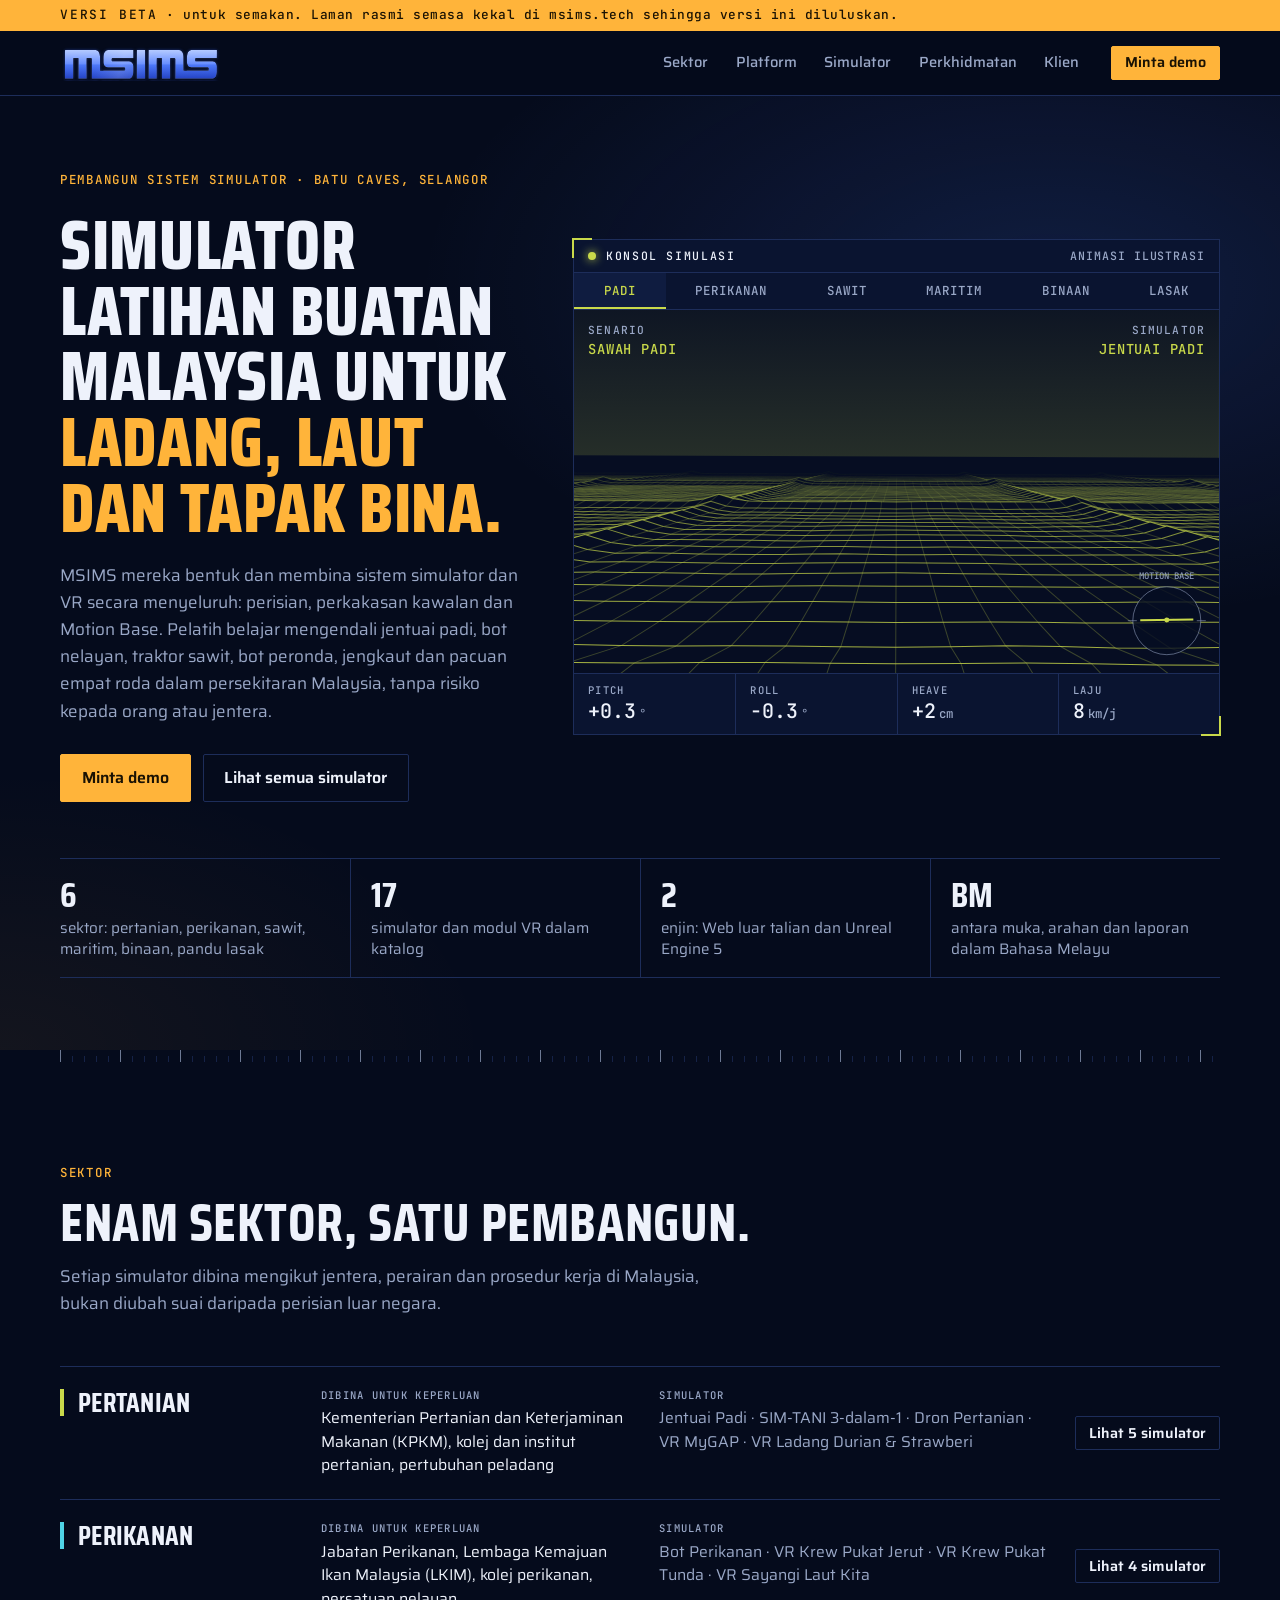
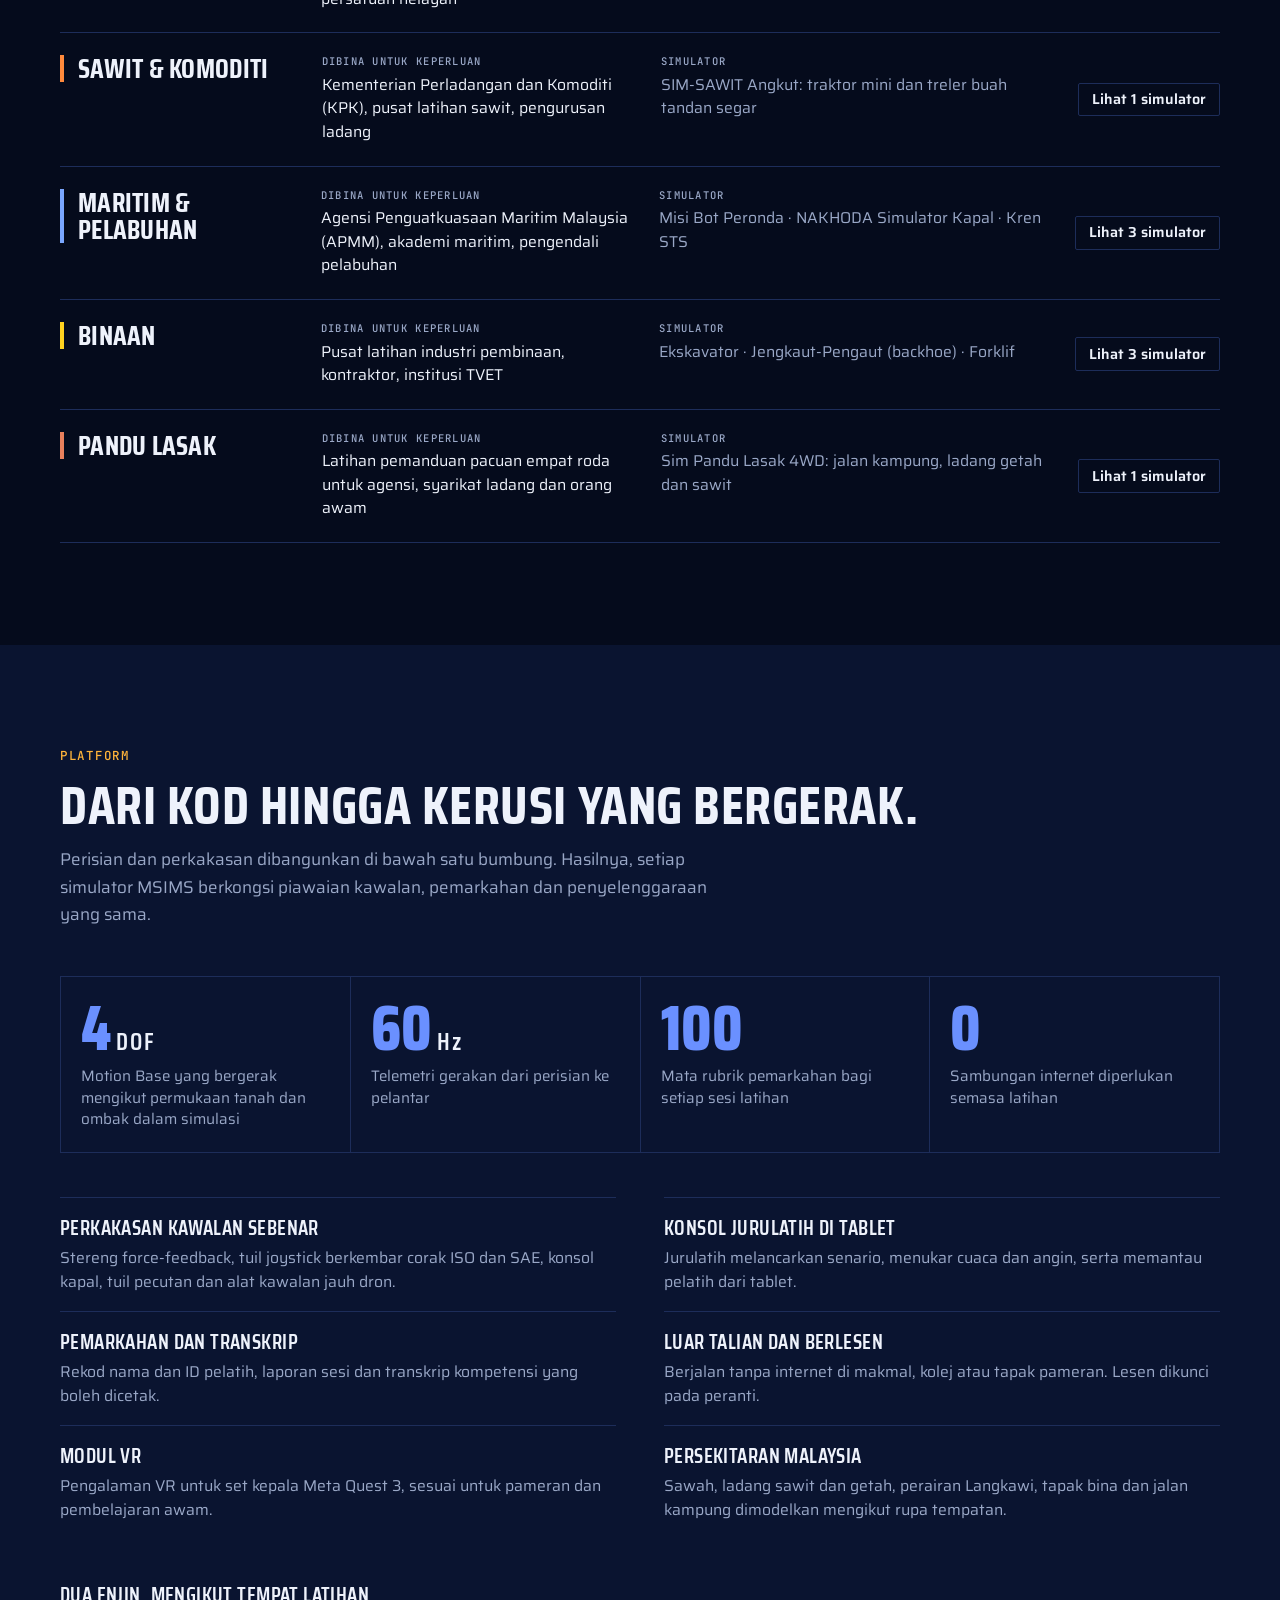
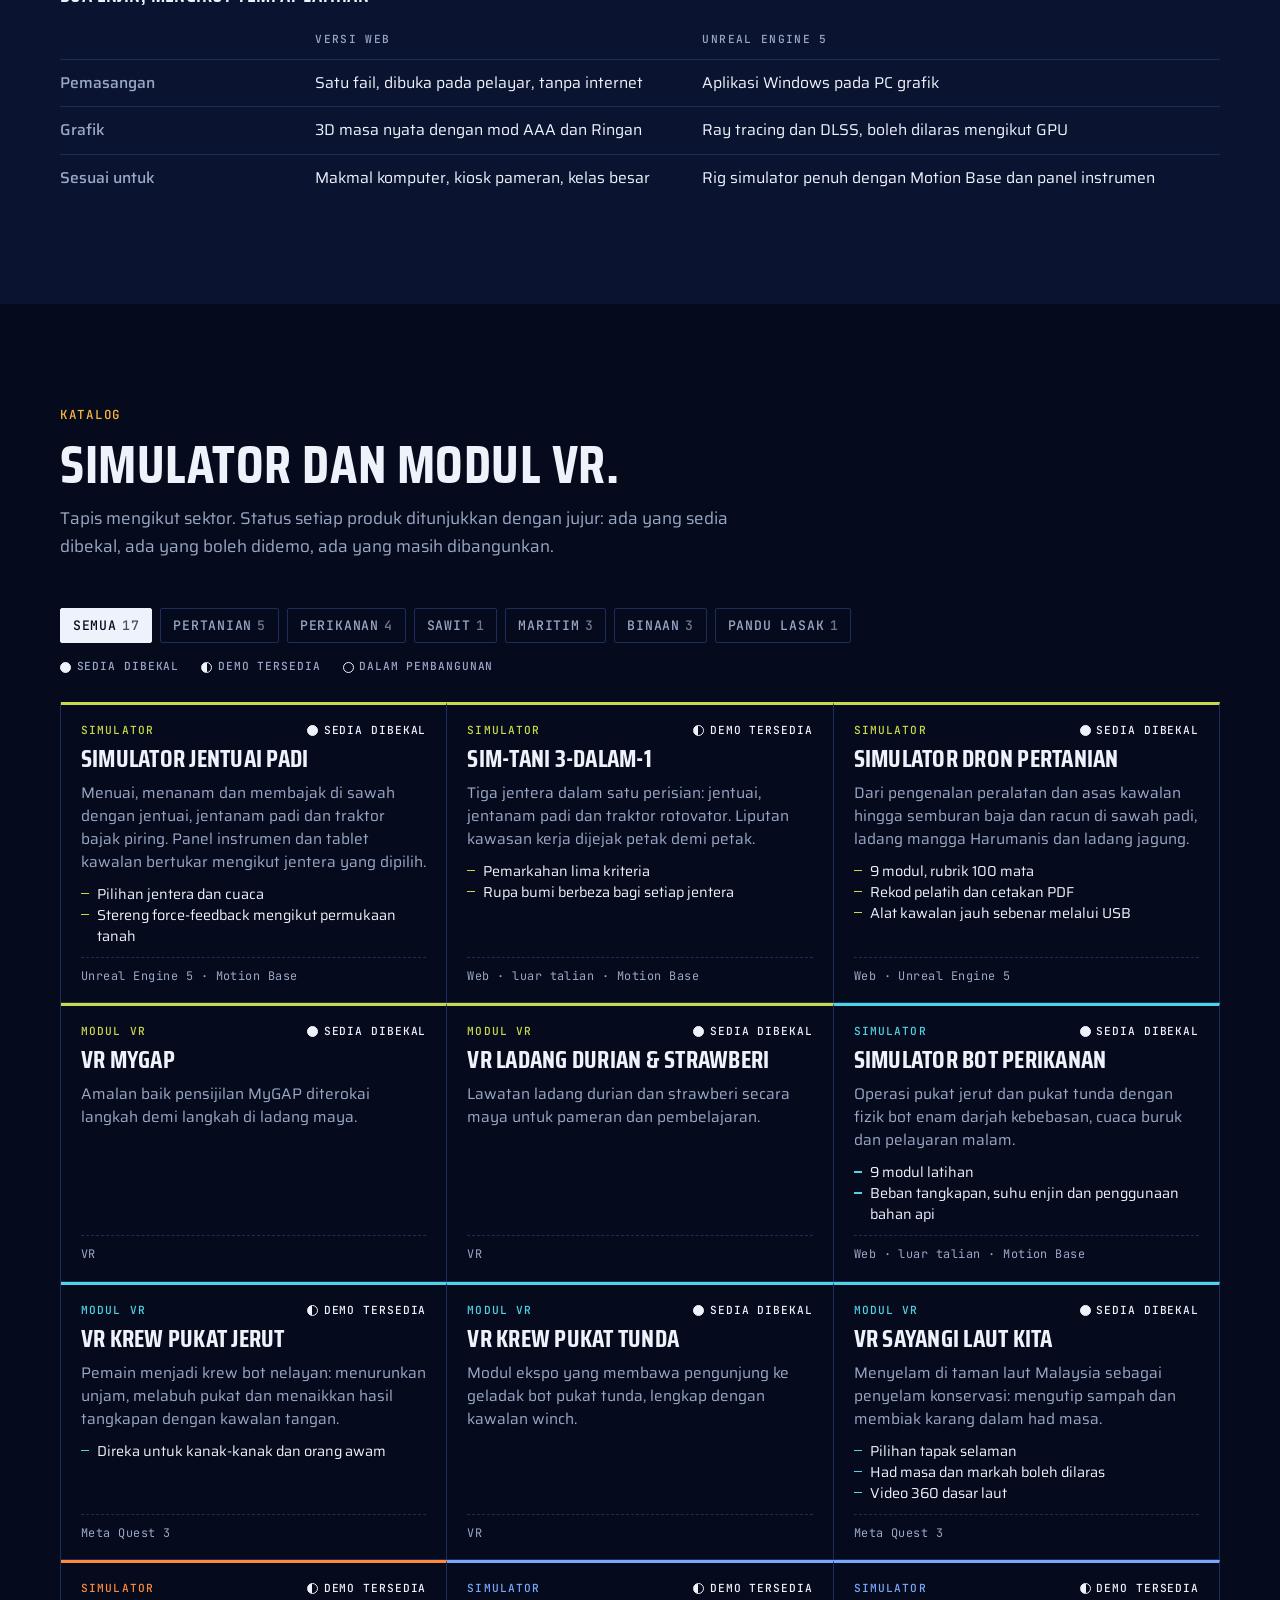
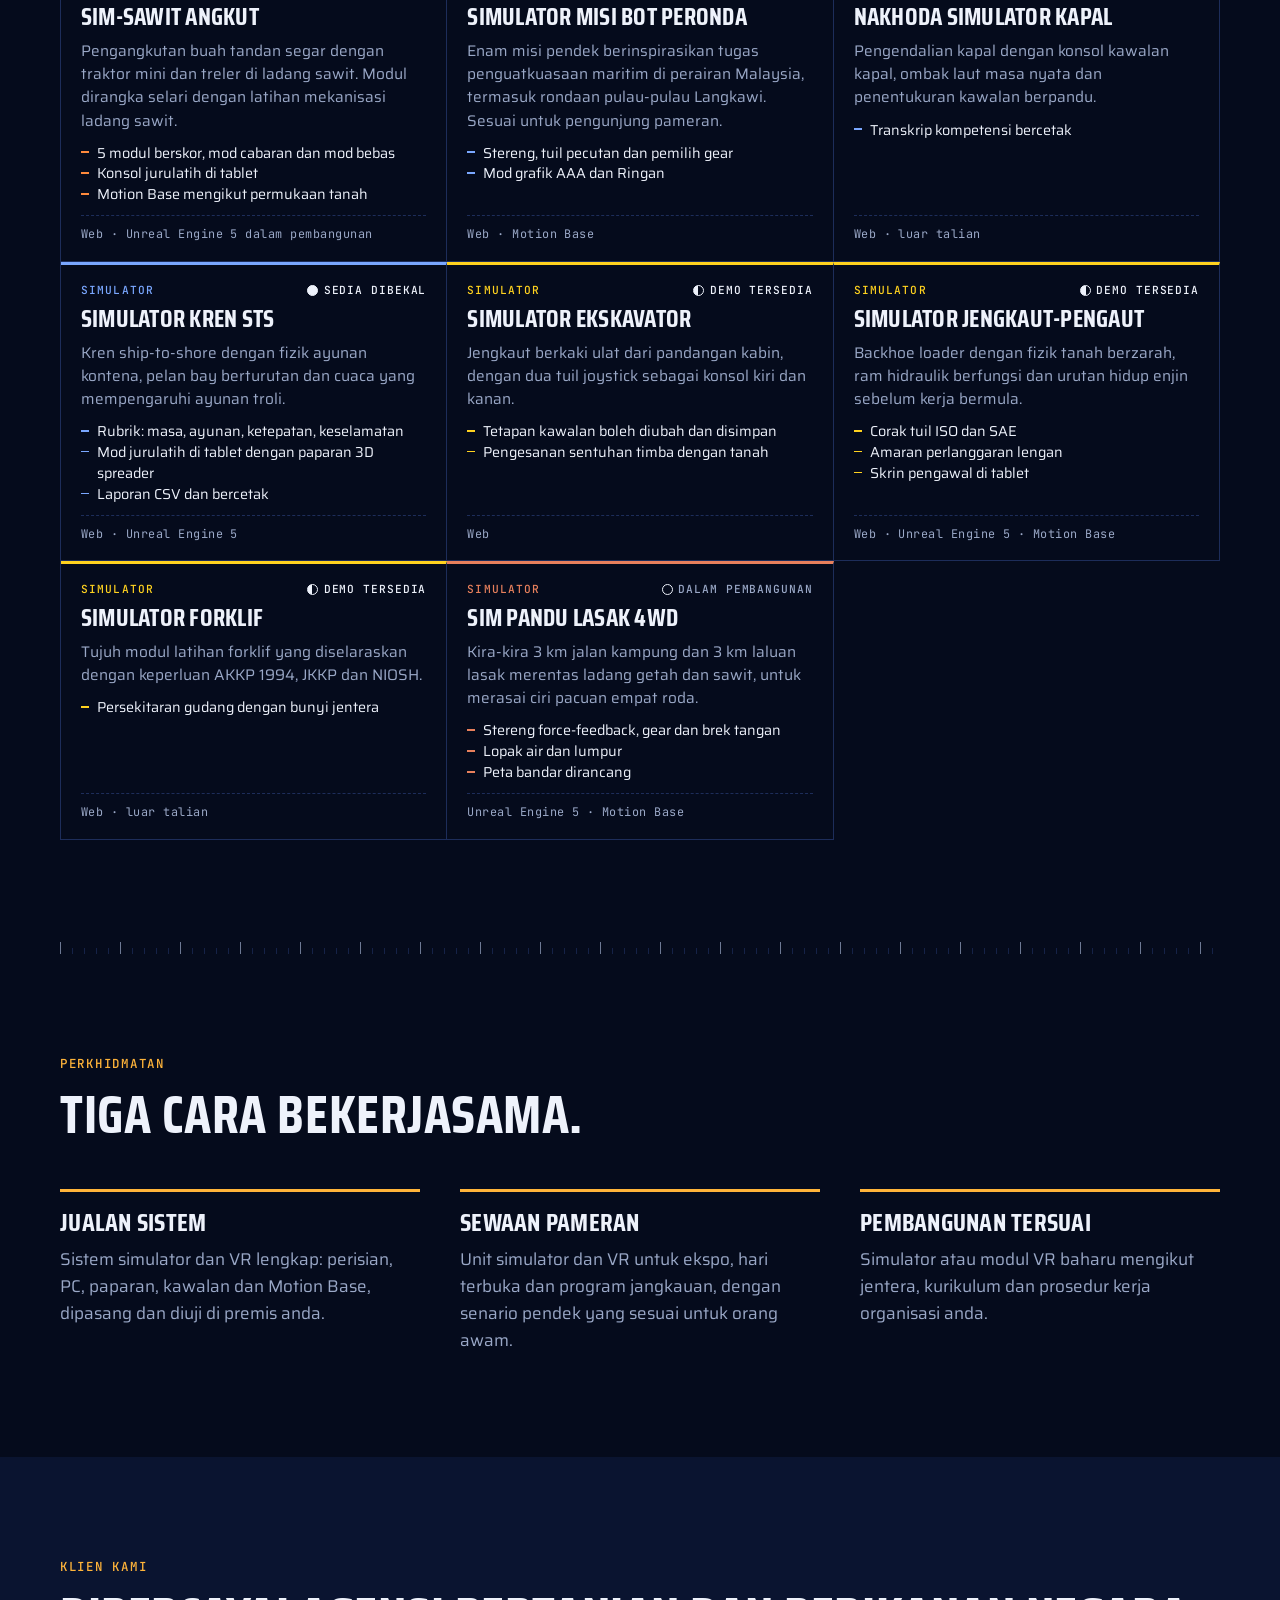
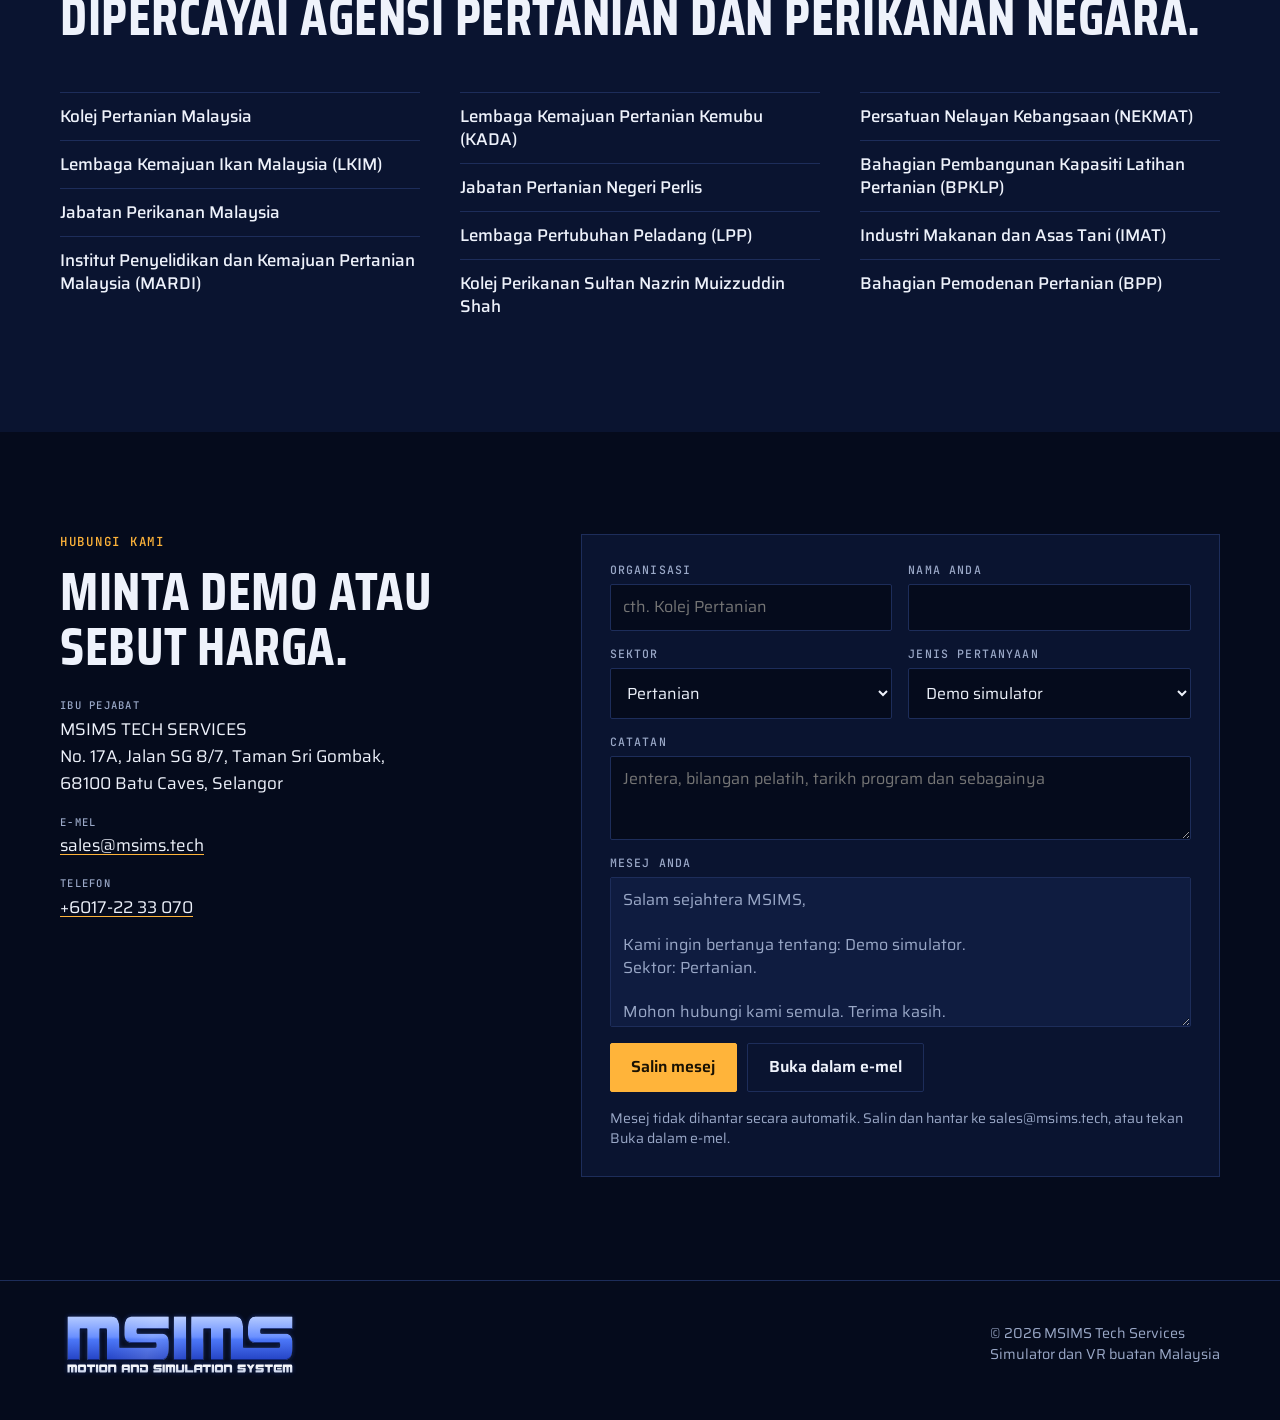
<file: asas.html>
<!DOCTYPE html>
<html lang="ms">
<head>
<meta charset="utf-8">
<meta name="viewport" content="width=device-width, initial-scale=1">
<title>Laman MSIMS Beta</title>
<meta name="description" content="MSIMS (Motion and Simulation System) membina sistem simulator dan VR latihan buatan Malaysia untuk pertanian, perikanan, sawit, maritim, binaan dan pandu lasak.">
<link rel="icon" type="image/png" href="assets/msims-ikon-256.png">
<link rel="apple-touch-icon" href="assets/msims-ikon-256.png">
<link rel="preconnect" href="https://fonts.googleapis.com">
<link rel="preconnect" href="https://fonts.gstatic.com" crossorigin>
<link href="https://fonts.googleapis.com/css2?family=JetBrains+Mono:wght@400;500&family=Saira:wght@400;500;600&family=Saira+Condensed:wght@500;600;700;800&display=swap" rel="stylesheet">
<style>
:root{
  /* Arah: kokpit waktu malam dalam biru jenama MSIMS (#4E7AFF, latar nila logo). Hero = teks di kiri, konsol simulasi hidup di kanan (satu-satunya tempat yang berani).
     Seksyen lain senyap: baris jadual, grid bergaris halus, pembaris instrumen sebagai pemisah. Satu tema gelap, dengan sengaja. */
  --bg:#050b1c;
  --panel:#0a1430;
  --panel-2:#0f1c40;
  --line:#1d2d5a;
  --ink:#eef2fb;
  --muted:#9aa8c7;
  --amber:#ffb43a;
  --signal:#6a90ff;
  --brand:#4e7aff;
  --s-padi:#c9d94a;
  --s-ikan:#4fd3e6;
  --s-sawit:#ff8a3c;
  --s-maritim:#7aa7ff;
  --s-bina:#ffd21f;
  --s-lasak:#e8805c;
  --f-display:"Saira Condensed","Arial Narrow","Roboto Condensed",Impact,sans-serif;
  --f-body:"Saira","Segoe UI",system-ui,-apple-system,sans-serif;
  --f-mono:"JetBrains Mono",ui-monospace,"Cascadia Mono",Consolas,monospace;
  color-scheme:dark;
}
*{box-sizing:border-box}
html{scroll-behavior:smooth;-webkit-text-size-adjust:100%}
@media (prefers-reduced-motion:reduce){html{scroll-behavior:auto}}
body{margin:0;background:var(--bg);color:var(--ink);font:400 1.0625rem/1.6 var(--f-body);overflow-x:hidden}
img,canvas{max-width:100%}
a{color:inherit}
:focus-visible{outline:2px solid var(--amber);outline-offset:3px}
.wrap{max-width:1240px;margin-inline:auto;padding-inline:clamp(16px,4vw,40px)}
h1,h2,h3{font-family:var(--f-display);font-weight:700;line-height:1;margin:0;text-wrap:balance;text-transform:uppercase;letter-spacing:.01em}
h2{font-size:clamp(2rem,4.4vw,3.4rem)}
p{margin:0}
.eyebrow{font:500 .78rem/1.3 var(--f-mono);letter-spacing:.14em;text-transform:uppercase;color:var(--amber)}
.sub{color:var(--muted);max-width:62ch}
.btn{display:inline-flex;align-items:center;gap:.5em;font:600 1rem/1 var(--f-body);padding:.95em 1.3em;border:1px solid var(--amber);background:var(--amber);color:#1a1203;text-decoration:none;cursor:pointer;border-radius:2px}
.btn:hover{background:#ffc566}
.btn.ghost{background:transparent;color:var(--ink);border-color:var(--line)}
.btn.ghost:hover{border-color:var(--muted);background:var(--panel)}
.btn.small{padding:.6em .9em;font-size:.9rem}

/* jalur beta */
.beta{background:var(--amber);color:#1a1203;font:500 .8rem/1.4 var(--f-mono);letter-spacing:.04em;padding:.5em 0}
.beta b{font-weight:500;letter-spacing:.14em}

/* kepala */
.top{position:sticky;top:0;z-index:20;background:rgba(5,11,28,.9);-webkit-backdrop-filter:blur(10px);backdrop-filter:blur(10px);border-bottom:1px solid var(--line)}
.top .wrap{display:flex;align-items:center;gap:20px;min-height:64px}
/* logo rasmi (versi gelap). Di kepala hanya tanda kata dipaparkan: bingkai memangkas baris tagline, fail logo tidak diubah. */
.brand{display:block;flex:none;height:36px;overflow:hidden;text-decoration:none}
.brand img{display:block;height:47.7px;width:auto;max-width:none}
.top nav{margin-left:auto;display:flex;gap:4px;overflow-x:auto;scrollbar-width:none}
.top nav::-webkit-scrollbar{display:none}
.top nav a{font:500 .92rem/1 var(--f-body);padding:.7em .8em;text-decoration:none;color:var(--muted);white-space:nowrap}
.top nav a:hover{color:var(--ink)}
.top .btn{flex:none}
@media (max-width:860px){.top .wrap{gap:10px}.top nav a{padding:.7em .55em}}
@media (max-width:560px){.top nav{display:none}.top .btn{margin-left:auto}}

/* hero */
.hero{padding-block:clamp(36px,6vw,80px) clamp(40px,6vw,72px);background:
  radial-gradient(900px 480px at 82% 20%,rgba(78,122,255,.16),transparent 70%),
  radial-gradient(700px 400px at 0% 100%,rgba(255,180,58,.06),transparent 70%)}
.hero-grid{display:grid;grid-template-columns:minmax(0,5fr) minmax(0,7fr);gap:clamp(28px,4vw,56px);align-items:center}
.hero h1{font-size:clamp(2.5rem,5.4vw,4.75rem);font-weight:800;line-height:.95;margin-top:.35em}
.hero h1 em{font-style:normal;color:var(--amber)}
.hero .lede{margin-top:1.2em;color:var(--muted);max-width:54ch}
.cta{display:flex;flex-wrap:wrap;gap:12px;margin-top:1.7em}
@media (max-width:980px){.hero-grid{grid-template-columns:minmax(0,1fr)}}

/* konsol simulasi */
.console{--sc:var(--s-padi);border:1px solid var(--line);background:var(--panel);position:relative}
.console::before,.console::after{content:"";position:absolute;width:18px;height:18px;border:2px solid var(--sc);pointer-events:none}
.console::before{top:-2px;left:-2px;border-right:0;border-bottom:0}
.console::after{bottom:-2px;right:-2px;border-left:0;border-top:0}
.console-top{display:flex;align-items:center;gap:10px;padding:10px 14px;border-bottom:1px solid var(--line);font:500 .72rem/1 var(--f-mono);letter-spacing:.14em;text-transform:uppercase}
.console-top .lamp{width:8px;height:8px;border-radius:50%;background:var(--sc);box-shadow:0 0 10px var(--sc)}
.console-top .note{margin-left:auto;color:var(--muted);letter-spacing:.08em}
.tabs{display:flex;overflow-x:auto;border-bottom:1px solid var(--line);scrollbar-width:none}
.tabs::-webkit-scrollbar{display:none}
.tabs button{flex:1 0 auto;font:500 .78rem/1 var(--f-mono);letter-spacing:.08em;text-transform:uppercase;color:var(--muted);background:transparent;border:0;border-bottom:2px solid transparent;padding:12px 12px 10px;cursor:pointer}
.tabs button:hover{color:var(--ink)}
.tabs button[aria-selected="true"]{color:var(--sc);border-bottom-color:var(--sc);background:var(--panel-2)}
.view{position:relative;aspect-ratio:16/9;min-height:240px;background:#060d22;overflow:hidden}
.view canvas{position:absolute;inset:0;width:100%;height:100%;display:block}
.hud{position:absolute;top:12px;font:500 .7rem/1.5 var(--f-mono);letter-spacing:.1em;text-transform:uppercase;color:var(--muted);pointer-events:none}
.hud b{display:block;font-weight:500;color:var(--sc);font-size:.86rem;letter-spacing:.06em}
.hud.l{left:14px}
.hud.r{right:14px;text-align:right}
.readouts{display:grid;grid-template-columns:repeat(4,minmax(0,1fr));margin:0;border-top:1px solid var(--line)}
.readouts div{padding:10px 14px 12px;border-left:1px solid var(--line);min-width:0}
.readouts div:first-child{border-left:0}
.readouts dt{font:500 .66rem/1.2 var(--f-mono);letter-spacing:.12em;text-transform:uppercase;color:var(--muted)}
.readouts dd{margin:4px 0 0;font:500 1.25rem/1.1 var(--f-mono);font-variant-numeric:tabular-nums;white-space:nowrap}
.readouts dd small{font-size:.62em;color:var(--muted);margin-left:.25em}
@media (max-width:520px){.readouts{grid-template-columns:repeat(2,minmax(0,1fr))}.readouts div:nth-child(3){border-left:0}.readouts div:nth-child(n+3){border-top:1px solid var(--line)}.view{aspect-ratio:4/3}}

/* jalur fakta */
.facts-strip{display:grid;grid-template-columns:repeat(4,minmax(0,1fr));margin:clamp(32px,5vw,56px) 0 0;border-top:1px solid var(--line);border-bottom:1px solid var(--line)}
.facts-strip div{padding:18px 20px 18px 0;border-left:1px solid var(--line);padding-left:20px}
.facts-strip div:first-child{border-left:0;padding-left:0}
.facts-strip dt{font:700 2.2rem/1 var(--f-display);color:var(--ink);font-variant-numeric:tabular-nums;text-transform:uppercase}
.facts-strip dd{margin:6px 0 0;color:var(--muted);font-size:.95rem;line-height:1.35}
@media (max-width:760px){.facts-strip{grid-template-columns:repeat(2,minmax(0,1fr))}.facts-strip div:nth-child(3){border-left:0;padding-left:0}.facts-strip div:nth-child(n+3){border-top:1px solid var(--line)}}

/* pembaris instrumen */
.ruler{height:12px;background:
  repeating-linear-gradient(90deg,var(--muted) 0 1px,transparent 1px 60px) 0 100%/100% 12px no-repeat,
  repeating-linear-gradient(90deg,var(--line) 0 1px,transparent 1px 12px) 0 100%/100% 6px no-repeat;opacity:.7}

section{padding-block:clamp(56px,8vw,104px);scroll-margin-top:70px}
.head{display:grid;gap:14px;margin-bottom:clamp(28px,4vw,48px)}

/* sektor */
.srow{--c:var(--muted);display:grid;grid-template-columns:minmax(0,3fr) minmax(0,4fr) minmax(0,5fr) auto;gap:8px 28px;padding:22px 0;border-top:1px solid var(--line);align-items:start}
.srow:last-child{border-bottom:1px solid var(--line)}
.srow h3{font-size:1.7rem;border-left:4px solid var(--c);padding-left:14px}
.srow .lbl{display:block;font:500 .66rem/1.3 var(--f-mono);letter-spacing:.12em;text-transform:uppercase;color:var(--muted);margin-bottom:4px}
.srow p{font-size:.98rem;line-height:1.5}
.srow .who{color:var(--ink)}
.srow .what{color:var(--muted)}
.srow button{align-self:center}
@media (max-width:920px){.srow{grid-template-columns:minmax(0,1fr) minmax(0,1fr)}.srow h3{grid-column:1/-1}.srow button{grid-column:1/-1;justify-self:start}}
@media (max-width:560px){.srow{grid-template-columns:minmax(0,1fr)}}

/* platform */
.plat-bg{background:var(--panel)}
.specs{display:grid;grid-template-columns:repeat(4,minmax(0,1fr));gap:1px;background:var(--line);border:1px solid var(--line);margin:0}
.specs div{background:var(--panel);padding:22px 20px}
.specs dt{font:800 clamp(2.6rem,5vw,4rem)/.9 var(--f-display);color:var(--signal);font-variant-numeric:tabular-nums}
.specs dt small{font-size:.38em;font-weight:600;letter-spacing:.08em;margin-left:.2em;color:var(--ink)}
.specs dd{margin:10px 0 0;color:var(--muted);font-size:.95rem;line-height:1.4}
@media (max-width:820px){.specs{grid-template-columns:repeat(2,minmax(0,1fr))}}
.caps{display:grid;grid-template-columns:repeat(2,minmax(0,1fr));gap:0 48px;margin:clamp(28px,4vw,44px) 0 0}
.caps div{padding:18px 0;border-top:1px solid var(--line)}
.caps dt{font:600 1.3rem/1.15 var(--f-display);text-transform:uppercase;letter-spacing:.02em}
.caps dd{margin:6px 0 0;color:var(--muted);font-size:.98rem;line-height:1.5}
@media (max-width:760px){.caps{grid-template-columns:minmax(0,1fr)}}
.tbl{overflow-x:auto;margin-top:clamp(28px,4vw,44px)}
table{border-collapse:collapse;width:100%;min-width:560px;font-size:.98rem}
caption{text-align:left;font:600 1.3rem/1.2 var(--f-display);text-transform:uppercase;letter-spacing:.02em;padding-bottom:12px}
th,td{text-align:left;padding:12px 16px 12px 0;border-top:1px solid var(--line);vertical-align:top;line-height:1.45}
thead th{font:500 .7rem/1.3 var(--f-mono);letter-spacing:.12em;text-transform:uppercase;color:var(--muted);border-top:0}
tbody th{font-weight:500;color:var(--muted);width:22%}

/* katalog */
.filters{display:flex;flex-wrap:wrap;gap:8px;margin-bottom:14px}
.filters button{--c:var(--ink);font:500 .82rem/1 var(--f-mono);letter-spacing:.06em;text-transform:uppercase;color:var(--muted);background:transparent;border:1px solid var(--line);padding:.75em .9em;cursor:pointer;border-radius:2px}
.filters button:hover{color:var(--ink);border-color:var(--muted)}
.filters button[aria-pressed="true"]{color:#050b1c;background:var(--c);border-color:var(--c)}
.filters button span{opacity:.7;margin-left:.4em}
.legend{display:flex;flex-wrap:wrap;gap:6px 22px;margin:0 0 22px;padding:0;list-style:none;color:var(--muted);font-size:.9rem}
.st{display:inline-flex;align-items:center;gap:.5em;font:500 .7rem/1 var(--f-mono);letter-spacing:.08em;text-transform:uppercase;white-space:nowrap}
.st::before{content:"";width:9px;height:9px;border-radius:50%;border:1.5px solid var(--ink);flex:none}
.st-sedia::before{background:var(--ink)}
.st-demo::before{background:linear-gradient(90deg,var(--ink) 50%,transparent 50%)}
.st-bina{color:var(--muted)}
.prods{display:grid;grid-template-columns:repeat(auto-fill,minmax(290px,1fr));gap:0;border-left:1px solid var(--line)}
.prod{--c:var(--muted);background:var(--bg);padding:20px 20px 18px;display:flex;flex-direction:column;gap:10px;border-top:3px solid var(--c);border-right:1px solid var(--line);border-bottom:1px solid var(--line);min-width:0}
.prod[hidden]{display:none}
.prod header{display:flex;justify-content:space-between;align-items:center;gap:10px}
.prod .tag{font:500 .7rem/1 var(--f-mono);letter-spacing:.1em;text-transform:uppercase;color:var(--c)}
.prod h3{font-size:1.55rem;line-height:1.05}
.prod p{color:var(--muted);font-size:.96rem;line-height:1.5}
.prod ul{margin:0;padding:0;list-style:none;font-size:.9rem;line-height:1.45}
.prod li{padding-left:16px;position:relative}
.prod li::before{content:"";position:absolute;left:0;top:.62em;width:8px;height:1.5px;background:var(--c)}
.prod footer{margin-top:auto;padding-top:10px;border-top:1px dashed var(--line);font:400 .74rem/1.4 var(--f-mono);letter-spacing:.04em;color:var(--muted)}
[data-s="padi"]{--c:var(--s-padi)}[data-s="ikan"]{--c:var(--s-ikan)}[data-s="sawit"]{--c:var(--s-sawit)}
[data-s="maritim"]{--c:var(--s-maritim)}[data-s="bina"]{--c:var(--s-bina)}[data-s="lasak"]{--c:var(--s-lasak)}

/* perkhidmatan */
.svc{display:grid;grid-template-columns:repeat(3,minmax(0,1fr));gap:0 40px}
.svc div{border-top:3px solid var(--amber);padding-top:18px}
.svc h3{font-size:1.6rem}
.svc p{margin-top:10px;color:var(--muted)}
@media (max-width:820px){.svc{grid-template-columns:minmax(0,1fr);gap:28px}}

/* klien */
.klien{columns:3 240px;column-gap:40px;margin:0;padding:0;list-style:none}
.klien li{break-inside:avoid;padding:12px 0;border-top:1px solid var(--line);font-weight:500;line-height:1.35}

/* hubungi */
.contact{display:grid;grid-template-columns:minmax(0,5fr) minmax(0,7fr);gap:clamp(28px,5vw,64px);align-items:start}
@media (max-width:900px){.contact{grid-template-columns:minmax(0,1fr)}}
address{font-style:normal;display:grid;gap:18px;margin-top:26px}
address .lbl{display:block;font:500 .66rem/1.3 var(--f-mono);letter-spacing:.12em;text-transform:uppercase;color:var(--muted);margin-bottom:3px}
address a{text-decoration-color:var(--amber);text-underline-offset:3px}
form{background:var(--panel);border:1px solid var(--line);padding:clamp(18px,3vw,28px);display:grid;gap:16px}
.row2{display:grid;grid-template-columns:repeat(2,minmax(0,1fr));gap:16px}
@media (max-width:560px){.row2{grid-template-columns:minmax(0,1fr)}}
label{display:grid;gap:6px;font:500 .72rem/1.3 var(--f-mono);letter-spacing:.1em;text-transform:uppercase;color:var(--muted)}
input,select,textarea{font:400 1rem/1.4 var(--f-body);color:var(--ink);background:var(--bg);border:1px solid var(--line);padding:.7em .8em;border-radius:2px;width:100%;letter-spacing:0;text-transform:none}
textarea{resize:vertical;min-height:84px}
#f-out{min-height:150px;color:var(--muted);background:var(--panel-2)}
.form-actions{display:flex;flex-wrap:wrap;gap:10px;align-items:center}
#f-status{font:400 .8rem/1.3 var(--f-mono);color:var(--signal);min-height:1.3em}
.hint{font-size:.88rem;color:var(--muted);line-height:1.45}

footer.site{border-top:1px solid var(--line);padding:28px 0 40px;color:var(--muted);font-size:.9rem}
footer.site .wrap{display:flex;flex-wrap:wrap;gap:16px 28px;justify-content:space-between;align-items:center}
footer.site img{display:block;width:min(240px,60vw);height:auto}
footer.site p{line-height:1.5}
</style>
</head>
<body>

<div class="beta"><div class="wrap"><b>VERSI BETA</b> · untuk semakan. Laman rasmi semasa kekal di msims.tech sehingga versi ini diluluskan.</div></div>

<header class="top">
  <div class="wrap">
    <a class="brand" href="#atas" aria-label="MSIMS, ke atas laman"><img src="assets/msims-logo-gelap.svg" alt="MSIMS" width="162" height="48"></a>
    <nav aria-label="Navigasi utama">
      <a href="#sektor">Sektor</a>
      <a href="#platform">Platform</a>
      <a href="#produk">Simulator</a>
      <a href="#khidmat">Perkhidmatan</a>
      <a href="#klien">Klien</a>
    </nav>
    <a class="btn small" href="#hubungi">Minta demo</a>
  </div>
</header>

<main id="atas">

<div class="hero">
  <div class="wrap">
    <div class="hero-grid">
      <div>
        <p class="eyebrow">Pembangun sistem simulator · Batu Caves, Selangor</p>
        <h1>Simulator latihan buatan Malaysia untuk <em>ladang, laut dan tapak bina.</em></h1>
        <p class="lede">MSIMS mereka bentuk dan membina sistem simulator dan VR secara menyeluruh: perisian, perkakasan kawalan dan Motion Base. Pelatih belajar mengendali jentuai padi, bot nelayan, traktor sawit, bot peronda, jengkaut dan pacuan empat roda dalam persekitaran Malaysia, tanpa risiko kepada orang atau jentera.</p>
        <div class="cta">
          <a class="btn" href="#hubungi">Minta demo</a>
          <a class="btn ghost" href="#produk">Lihat semua simulator</a>
        </div>
      </div>

      <div class="console" id="console" aria-label="Konsol simulasi, animasi ilustrasi">
        <div class="console-top"><span class="lamp"></span><span>Konsol simulasi</span><span class="note">animasi ilustrasi</span></div>
        <div class="tabs" role="tablist" aria-label="Pilih senario">
          <button role="tab" aria-selected="true" data-k="padi">Padi</button>
          <button role="tab" aria-selected="false" data-k="ikan">Perikanan</button>
          <button role="tab" aria-selected="false" data-k="sawit">Sawit</button>
          <button role="tab" aria-selected="false" data-k="maritim">Maritim</button>
          <button role="tab" aria-selected="false" data-k="bina">Binaan</button>
          <button role="tab" aria-selected="false" data-k="lasak">Lasak</button>
        </div>
        <div class="view">
          <canvas id="sim" role="img" aria-label="Rupa bumi berjaring yang bergerak mengikut senario dipilih"></canvas>
          <div class="hud l">Senario<b id="hud-scn">Sawah padi</b></div>
          <div class="hud r">Simulator<b id="hud-prod">Jentuai Padi</b></div>
        </div>
        <dl class="readouts" aria-label="Bacaan Motion Base">
          <div><dt>Pitch</dt><dd><span id="r-pitch">0.0</span><small>°</small></dd></div>
          <div><dt>Roll</dt><dd><span id="r-roll">0.0</span><small>°</small></dd></div>
          <div><dt>Heave</dt><dd><span id="r-heave">0</span><small>cm</small></dd></div>
          <div><dt>Laju</dt><dd><span id="r-laju">8</span><small id="r-unit">km/j</small></dd></div>
        </dl>
      </div>
    </div>

    <dl class="facts-strip">
      <div><dt>6</dt><dd>sektor: pertanian, perikanan, sawit, maritim, binaan, pandu lasak</dd></div>
      <div><dt id="n-prod">17</dt><dd>simulator dan modul VR dalam katalog</dd></div>
      <div><dt>2</dt><dd>enjin: Web luar talian dan Unreal Engine 5</dd></div>
      <div><dt>BM</dt><dd>antara muka, arahan dan laporan dalam Bahasa Melayu</dd></div>
    </dl>
  </div>
</div>

<div class="wrap"><div class="ruler" aria-hidden="true"></div></div>

<section id="sektor">
  <div class="wrap">
    <div class="head">
      <p class="eyebrow">Sektor</p>
      <h2>Enam sektor, satu pembangun.</h2>
      <p class="sub">Setiap simulator dibina mengikut jentera, perairan dan prosedur kerja di Malaysia, bukan diubah suai daripada perisian luar negara.</p>
    </div>

    <div class="srow" data-s="padi">
      <h3>Pertanian</h3>
      <p class="who"><span class="lbl">Dibina untuk keperluan</span>Kementerian Pertanian dan Keterjaminan Makanan (KPKM), kolej dan institut pertanian, pertubuhan peladang</p>
      <p class="what"><span class="lbl">Simulator</span>Jentuai Padi · SIM-TANI 3-dalam-1 · Dron Pertanian · VR MyGAP · VR Ladang Durian &amp; Strawberi</p>
      <button class="btn ghost small" data-go="padi">Lihat 5 simulator</button>
    </div>
    <div class="srow" data-s="ikan">
      <h3>Perikanan</h3>
      <p class="who"><span class="lbl">Dibina untuk keperluan</span>Jabatan Perikanan, Lembaga Kemajuan Ikan Malaysia (LKIM), kolej perikanan, persatuan nelayan</p>
      <p class="what"><span class="lbl">Simulator</span>Bot Perikanan · VR Krew Pukat Jerut · VR Krew Pukat Tunda · VR Sayangi Laut Kita</p>
      <button class="btn ghost small" data-go="ikan">Lihat 4 simulator</button>
    </div>
    <div class="srow" data-s="sawit">
      <h3>Sawit &amp; komoditi</h3>
      <p class="who"><span class="lbl">Dibina untuk keperluan</span>Kementerian Perladangan dan Komoditi (KPK), pusat latihan sawit, pengurusan ladang</p>
      <p class="what"><span class="lbl">Simulator</span>SIM-SAWIT Angkut: traktor mini dan treler buah tandan segar</p>
      <button class="btn ghost small" data-go="sawit">Lihat 1 simulator</button>
    </div>
    <div class="srow" data-s="maritim">
      <h3>Maritim &amp; pelabuhan</h3>
      <p class="who"><span class="lbl">Dibina untuk keperluan</span>Agensi Penguatkuasaan Maritim Malaysia (APMM), akademi maritim, pengendali pelabuhan</p>
      <p class="what"><span class="lbl">Simulator</span>Misi Bot Peronda · NAKHODA Simulator Kapal · Kren STS</p>
      <button class="btn ghost small" data-go="maritim">Lihat 3 simulator</button>
    </div>
    <div class="srow" data-s="bina">
      <h3>Binaan</h3>
      <p class="who"><span class="lbl">Dibina untuk keperluan</span>Pusat latihan industri pembinaan, kontraktor, institusi TVET</p>
      <p class="what"><span class="lbl">Simulator</span>Ekskavator · Jengkaut-Pengaut (backhoe) · Forklif</p>
      <button class="btn ghost small" data-go="bina">Lihat 3 simulator</button>
    </div>
    <div class="srow" data-s="lasak">
      <h3>Pandu lasak</h3>
      <p class="who"><span class="lbl">Dibina untuk keperluan</span>Latihan pemanduan pacuan empat roda untuk agensi, syarikat ladang dan orang awam</p>
      <p class="what"><span class="lbl">Simulator</span>Sim Pandu Lasak 4WD: jalan kampung, ladang getah dan sawit</p>
      <button class="btn ghost small" data-go="lasak">Lihat 1 simulator</button>
    </div>
  </div>
</section>

<section id="platform" class="plat-bg">
  <div class="wrap">
    <div class="head">
      <p class="eyebrow">Platform</p>
      <h2>Dari kod hingga kerusi yang bergerak.</h2>
      <p class="sub">Perisian dan perkakasan dibangunkan di bawah satu bumbung. Hasilnya, setiap simulator MSIMS berkongsi piawaian kawalan, pemarkahan dan penyelenggaraan yang sama.</p>
    </div>

    <dl class="specs">
      <div><dt>4<small>DOF</small></dt><dd>Motion Base yang bergerak mengikut permukaan tanah dan ombak dalam simulasi</dd></div>
      <div><dt>60<small>Hz</small></dt><dd>Telemetri gerakan dari perisian ke pelantar</dd></div>
      <div><dt>100</dt><dd>Mata rubrik pemarkahan bagi setiap sesi latihan</dd></div>
      <div><dt>0</dt><dd>Sambungan internet diperlukan semasa latihan</dd></div>
    </dl>

    <dl class="caps">
      <div><dt>Perkakasan kawalan sebenar</dt><dd>Stereng force-feedback, tuil joystick berkembar corak ISO dan SAE, konsol kapal, tuil pecutan dan alat kawalan jauh dron.</dd></div>
      <div><dt>Konsol jurulatih di tablet</dt><dd>Jurulatih melancarkan senario, menukar cuaca dan angin, serta memantau pelatih dari tablet.</dd></div>
      <div><dt>Pemarkahan dan transkrip</dt><dd>Rekod nama dan ID pelatih, laporan sesi dan transkrip kompetensi yang boleh dicetak.</dd></div>
      <div><dt>Luar talian dan berlesen</dt><dd>Berjalan tanpa internet di makmal, kolej atau tapak pameran. Lesen dikunci pada peranti.</dd></div>
      <div><dt>Modul VR</dt><dd>Pengalaman VR untuk set kepala Meta Quest 3, sesuai untuk pameran dan pembelajaran awam.</dd></div>
      <div><dt>Persekitaran Malaysia</dt><dd>Sawah, ladang sawit dan getah, perairan Langkawi, tapak bina dan jalan kampung dimodelkan mengikut rupa tempatan.</dd></div>
    </dl>

    <div class="tbl">
      <table>
        <caption>Dua enjin, mengikut tempat latihan</caption>
        <thead><tr><th></th><th>Versi Web</th><th>Unreal Engine 5</th></tr></thead>
        <tbody>
          <tr><th>Pemasangan</th><td>Satu fail, dibuka pada pelayar, tanpa internet</td><td>Aplikasi Windows pada PC grafik</td></tr>
          <tr><th>Grafik</th><td>3D masa nyata dengan mod AAA dan Ringan</td><td>Ray tracing dan DLSS, boleh dilaras mengikut GPU</td></tr>
          <tr><th>Sesuai untuk</th><td>Makmal komputer, kiosk pameran, kelas besar</td><td>Rig simulator penuh dengan Motion Base dan panel instrumen</td></tr>
        </tbody>
      </table>
    </div>
  </div>
</section>

<section id="produk">
  <div class="wrap">
    <div class="head">
      <p class="eyebrow">Katalog</p>
      <h2>Simulator dan modul VR.</h2>
      <p class="sub">Tapis mengikut sektor. Status setiap produk ditunjukkan dengan jujur: ada yang sedia dibekal, ada yang boleh didemo, ada yang masih dibangunkan.</p>
    </div>

    <div class="filters" role="group" aria-label="Tapis mengikut sektor">
      <button aria-pressed="true" data-f="semua">Semua</button>
      <button aria-pressed="false" data-f="padi" data-s="padi">Pertanian</button>
      <button aria-pressed="false" data-f="ikan" data-s="ikan">Perikanan</button>
      <button aria-pressed="false" data-f="sawit" data-s="sawit">Sawit</button>
      <button aria-pressed="false" data-f="maritim" data-s="maritim">Maritim</button>
      <button aria-pressed="false" data-f="bina" data-s="bina">Binaan</button>
      <button aria-pressed="false" data-f="lasak" data-s="lasak">Pandu lasak</button>
    </div>
    <ul class="legend" aria-label="Petunjuk status">
      <li><span class="st st-sedia">Sedia dibekal</span></li>
      <li><span class="st st-demo">Demo tersedia</span></li>
      <li><span class="st st-bina">Dalam pembangunan</span></li>
    </ul>

    <div class="prods" id="prods">

      <article class="prod" data-s="padi">
        <header><span class="tag">Simulator</span><span class="st st-sedia">Sedia dibekal</span></header>
        <h3>Simulator Jentuai Padi</h3>
        <p>Menuai, menanam dan membajak di sawah dengan jentuai, jentanam padi dan traktor bajak piring. Panel instrumen dan tablet kawalan bertukar mengikut jentera yang dipilih.</p>
        <ul><li>Pilihan jentera dan cuaca</li><li>Stereng force-feedback mengikut permukaan tanah</li></ul>
        <footer>Unreal Engine 5 · Motion Base</footer>
      </article>

      <article class="prod" data-s="padi">
        <header><span class="tag">Simulator</span><span class="st st-demo">Demo tersedia</span></header>
        <h3>SIM-TANI 3-dalam-1</h3>
        <p>Tiga jentera dalam satu perisian: jentuai, jentanam padi dan traktor rotovator. Liputan kawasan kerja dijejak petak demi petak.</p>
        <ul><li>Pemarkahan lima kriteria</li><li>Rupa bumi berbeza bagi setiap jentera</li></ul>
        <footer>Web · luar talian · Motion Base</footer>
      </article>

      <article class="prod" data-s="padi">
        <header><span class="tag">Simulator</span><span class="st st-sedia">Sedia dibekal</span></header>
        <h3>Simulator Dron Pertanian</h3>
        <p>Dari pengenalan peralatan dan asas kawalan hingga semburan baja dan racun di sawah padi, ladang mangga Harumanis dan ladang jagung.</p>
        <ul><li>9 modul, rubrik 100 mata</li><li>Rekod pelatih dan cetakan PDF</li><li>Alat kawalan jauh sebenar melalui USB</li></ul>
        <footer>Web · Unreal Engine 5</footer>
      </article>

      <article class="prod" data-s="padi">
        <header><span class="tag">Modul VR</span><span class="st st-sedia">Sedia dibekal</span></header>
        <h3>VR MyGAP</h3>
        <p>Amalan baik pensijilan MyGAP diterokai langkah demi langkah di ladang maya.</p>
        <footer>VR</footer>
      </article>

      <article class="prod" data-s="padi">
        <header><span class="tag">Modul VR</span><span class="st st-sedia">Sedia dibekal</span></header>
        <h3>VR Ladang Durian &amp; Strawberi</h3>
        <p>Lawatan ladang durian dan strawberi secara maya untuk pameran dan pembelajaran.</p>
        <footer>VR</footer>
      </article>

      <article class="prod" data-s="ikan">
        <header><span class="tag">Simulator</span><span class="st st-sedia">Sedia dibekal</span></header>
        <h3>Simulator Bot Perikanan</h3>
        <p>Operasi pukat jerut dan pukat tunda dengan fizik bot enam darjah kebebasan, cuaca buruk dan pelayaran malam.</p>
        <ul><li>9 modul latihan</li><li>Beban tangkapan, suhu enjin dan penggunaan bahan api</li></ul>
        <footer>Web · luar talian · Motion Base</footer>
      </article>

      <article class="prod" data-s="ikan">
        <header><span class="tag">Modul VR</span><span class="st st-demo">Demo tersedia</span></header>
        <h3>VR Krew Pukat Jerut</h3>
        <p>Pemain menjadi krew bot nelayan: menurunkan unjam, melabuh pukat dan menaikkan hasil tangkapan dengan kawalan tangan.</p>
        <ul><li>Direka untuk kanak-kanak dan orang awam</li></ul>
        <footer>Meta Quest 3</footer>
      </article>

      <article class="prod" data-s="ikan">
        <header><span class="tag">Modul VR</span><span class="st st-sedia">Sedia dibekal</span></header>
        <h3>VR Krew Pukat Tunda</h3>
        <p>Modul ekspo yang membawa pengunjung ke geladak bot pukat tunda, lengkap dengan kawalan winch.</p>
        <footer>VR</footer>
      </article>

      <article class="prod" data-s="ikan">
        <header><span class="tag">Modul VR</span><span class="st st-sedia">Sedia dibekal</span></header>
        <h3>VR Sayangi Laut Kita</h3>
        <p>Menyelam di taman laut Malaysia sebagai penyelam konservasi: mengutip sampah dan membiak karang dalam had masa.</p>
        <ul><li>Pilihan tapak selaman</li><li>Had masa dan markah boleh dilaras</li><li>Video 360 dasar laut</li></ul>
        <footer>Meta Quest 3</footer>
      </article>

      <article class="prod" data-s="sawit">
        <header><span class="tag">Simulator</span><span class="st st-demo">Demo tersedia</span></header>
        <h3>SIM-SAWIT Angkut</h3>
        <p>Pengangkutan buah tandan segar dengan traktor mini dan treler di ladang sawit. Modul dirangka selari dengan latihan mekanisasi ladang sawit.</p>
        <ul><li>5 modul berskor, mod cabaran dan mod bebas</li><li>Konsol jurulatih di tablet</li><li>Motion Base mengikut permukaan tanah</li></ul>
        <footer>Web · Unreal Engine 5 dalam pembangunan</footer>
      </article>

      <article class="prod" data-s="maritim">
        <header><span class="tag">Simulator</span><span class="st st-demo">Demo tersedia</span></header>
        <h3>Simulator Misi Bot Peronda</h3>
        <p>Enam misi pendek berinspirasikan tugas penguatkuasaan maritim di perairan Malaysia, termasuk rondaan pulau-pulau Langkawi. Sesuai untuk pengunjung pameran.</p>
        <ul><li>Stereng, tuil pecutan dan pemilih gear</li><li>Mod grafik AAA dan Ringan</li></ul>
        <footer>Web · Motion Base</footer>
      </article>

      <article class="prod" data-s="maritim">
        <header><span class="tag">Simulator</span><span class="st st-demo">Demo tersedia</span></header>
        <h3>NAKHODA Simulator Kapal</h3>
        <p>Pengendalian kapal dengan konsol kawalan kapal, ombak laut masa nyata dan penentukuran kawalan berpandu.</p>
        <ul><li>Transkrip kompetensi bercetak</li></ul>
        <footer>Web · luar talian</footer>
      </article>

      <article class="prod" data-s="maritim">
        <header><span class="tag">Simulator</span><span class="st st-sedia">Sedia dibekal</span></header>
        <h3>Simulator Kren STS</h3>
        <p>Kren ship-to-shore dengan fizik ayunan kontena, pelan bay berturutan dan cuaca yang mempengaruhi ayunan troli.</p>
        <ul><li>Rubrik: masa, ayunan, ketepatan, keselamatan</li><li>Mod jurulatih di tablet dengan paparan 3D spreader</li><li>Laporan CSV dan bercetak</li></ul>
        <footer>Web · Unreal Engine 5</footer>
      </article>

      <article class="prod" data-s="bina">
        <header><span class="tag">Simulator</span><span class="st st-demo">Demo tersedia</span></header>
        <h3>Simulator Ekskavator</h3>
        <p>Jengkaut berkaki ulat dari pandangan kabin, dengan dua tuil joystick sebagai konsol kiri dan kanan.</p>
        <ul><li>Tetapan kawalan boleh diubah dan disimpan</li><li>Pengesanan sentuhan timba dengan tanah</li></ul>
        <footer>Web</footer>
      </article>

      <article class="prod" data-s="bina">
        <header><span class="tag">Simulator</span><span class="st st-demo">Demo tersedia</span></header>
        <h3>Simulator Jengkaut-Pengaut</h3>
        <p>Backhoe loader dengan fizik tanah berzarah, ram hidraulik berfungsi dan urutan hidup enjin sebelum kerja bermula.</p>
        <ul><li>Corak tuil ISO dan SAE</li><li>Amaran perlanggaran lengan</li><li>Skrin pengawal di tablet</li></ul>
        <footer>Web · Unreal Engine 5 · Motion Base</footer>
      </article>

      <article class="prod" data-s="bina">
        <header><span class="tag">Simulator</span><span class="st st-demo">Demo tersedia</span></header>
        <h3>Simulator Forklif</h3>
        <p>Tujuh modul latihan forklif yang diselaraskan dengan keperluan AKKP 1994, JKKP dan NIOSH.</p>
        <ul><li>Persekitaran gudang dengan bunyi jentera</li></ul>
        <footer>Web · luar talian</footer>
      </article>

      <article class="prod" data-s="lasak">
        <header><span class="tag">Simulator</span><span class="st st-bina">Dalam pembangunan</span></header>
        <h3>Sim Pandu Lasak 4WD</h3>
        <p>Kira-kira 3 km jalan kampung dan 3 km laluan lasak merentas ladang getah dan sawit, untuk merasai ciri pacuan empat roda.</p>
        <ul><li>Stereng force-feedback, gear dan brek tangan</li><li>Lopak air dan lumpur</li><li>Peta bandar dirancang</li></ul>
        <footer>Unreal Engine 5 · Motion Base</footer>
      </article>

    </div>
  </div>
</section>

<div class="wrap"><div class="ruler" aria-hidden="true"></div></div>

<section id="khidmat">
  <div class="wrap">
    <div class="head">
      <p class="eyebrow">Perkhidmatan</p>
      <h2>Tiga cara bekerjasama.</h2>
    </div>
    <div class="svc">
      <div><h3>Jualan sistem</h3><p>Sistem simulator dan VR lengkap: perisian, PC, paparan, kawalan dan Motion Base, dipasang dan diuji di premis anda.</p></div>
      <div><h3>Sewaan pameran</h3><p>Unit simulator dan VR untuk ekspo, hari terbuka dan program jangkauan, dengan senario pendek yang sesuai untuk orang awam.</p></div>
      <div><h3>Pembangunan tersuai</h3><p>Simulator atau modul VR baharu mengikut jentera, kurikulum dan prosedur kerja organisasi anda.</p></div>
    </div>
  </div>
</section>

<section id="klien" class="plat-bg">
  <div class="wrap">
    <div class="head">
      <p class="eyebrow">Klien kami</p>
      <h2>Dipercayai agensi pertanian dan perikanan negara.</h2>
    </div>
    <ul class="klien">
      <li>Kolej Pertanian Malaysia</li>
      <li>Lembaga Kemajuan Ikan Malaysia (LKIM)</li>
      <li>Jabatan Perikanan Malaysia</li>
      <li>Institut Penyelidikan dan Kemajuan Pertanian Malaysia (MARDI)</li>
      <li>Lembaga Kemajuan Pertanian Kemubu (KADA)</li>
      <li>Jabatan Pertanian Negeri Perlis</li>
      <li>Lembaga Pertubuhan Peladang (LPP)</li>
      <li>Kolej Perikanan Sultan Nazrin Muizzuddin Shah</li>
      <li>Persatuan Nelayan Kebangsaan (NEKMAT)</li>
      <li>Bahagian Pembangunan Kapasiti Latihan Pertanian (BPKLP)</li>
      <li>Industri Makanan dan Asas Tani (IMAT)</li>
      <li>Bahagian Pemodenan Pertanian (BPP)</li>
    </ul>
  </div>
</section>

<section id="hubungi">
  <div class="wrap">
    <div class="contact">
      <div>
        <p class="eyebrow">Hubungi kami</p>
        <h2 style="margin-top:14px">Minta demo atau sebut harga.</h2>
        <address>
          <div><span class="lbl">Ibu pejabat</span>MSIMS TECH SERVICES<br>No. 17A, Jalan SG 8/7, Taman Sri Gombak,<br>68100 Batu Caves, Selangor</div>
          <div><span class="lbl">E-mel</span><a href="mailto:sales@msims.tech">sales@msims.tech</a></div>
          <div><span class="lbl">Telefon</span><a href="tel:+60172233070">+6017-22 33 070</a></div>
        </address>
      </div>

      <form id="tanya" novalidate>
        <div class="row2">
          <label for="f-org">Organisasi
            <input id="f-org" type="text" autocomplete="organization" placeholder="cth. Kolej Pertanian">
          </label>
          <label for="f-nama">Nama anda
            <input id="f-nama" type="text" autocomplete="name">
          </label>
        </div>
        <div class="row2">
          <label for="f-sektor">Sektor
            <select id="f-sektor">
              <option>Pertanian</option><option>Perikanan</option><option>Sawit dan komoditi</option>
              <option>Maritim dan pelabuhan</option><option>Binaan</option><option>Pandu lasak</option>
            </select>
          </label>
          <label for="f-jenis">Jenis pertanyaan
            <select id="f-jenis">
              <option>Demo simulator</option><option>Pembelian sistem</option>
              <option>Sewaan untuk pameran</option><option>Pembangunan perisian tersuai</option>
            </select>
          </label>
        </div>
        <label for="f-nota">Catatan
          <textarea id="f-nota" placeholder="Jentera, bilangan pelatih, tarikh program dan sebagainya"></textarea>
        </label>
        <label for="f-out">Mesej anda
          <textarea id="f-out" readonly></textarea>
        </label>
        <div class="form-actions">
          <button class="btn" type="button" id="f-copy">Salin mesej</button>
          <a class="btn ghost" id="f-mail" href="mailto:sales@msims.tech">Buka dalam e-mel</a>
          <span id="f-status" role="status" aria-live="polite"></span>
        </div>
        <p class="hint">Mesej tidak dihantar secara automatik. Salin dan hantar ke sales@msims.tech, atau tekan Buka dalam e-mel.</p>
      </form>
    </div>
  </div>
</section>

</main>

<footer class="site">
  <div class="wrap">
    <img src="assets/msims-logo-gelap.svg" alt="MSIMS, Motion and Simulation System" width="240" height="71">
    <p>© 2026 MSIMS Tech Services<br>Simulator dan VR buatan Malaysia</p>
  </div>
</footer>

<script>
(function(){
  "use strict";
  var $=function(id){return document.getElementById(id)};
  var reduce=window.matchMedia&&window.matchMedia("(prefers-reduced-motion: reduce)").matches;

  /* ---------- navigasi dalam laman ---------- */
  document.addEventListener("click",function(e){
    var a=e.target.closest&&e.target.closest('a[href^="#"]');
    if(!a)return;
    var t=document.getElementById(a.getAttribute("href").slice(1));
    if(!t)return;
    e.preventDefault();
    t.scrollIntoView({behavior:reduce?"auto":"smooth",block:"start"});
  });

  /* ---------- katalog: tapis ikut sektor ---------- */
  var prods=[].slice.call(document.querySelectorAll("#prods .prod"));
  var fbtns=[].slice.call(document.querySelectorAll(".filters button"));
  $("n-prod").textContent=prods.length;
  fbtns.forEach(function(b){
    var f=b.getAttribute("data-f");
    var n=f==="semua"?prods.length:prods.filter(function(p){return p.getAttribute("data-s")===f}).length;
    var s=document.createElement("span");s.textContent=n;b.appendChild(s);
    b.addEventListener("click",function(){setFilter(f)});
  });
  function setFilter(f){
    fbtns.forEach(function(b){b.setAttribute("aria-pressed",b.getAttribute("data-f")===f?"true":"false")});
    prods.forEach(function(p){p.hidden=!(f==="semua"||p.getAttribute("data-s")===f)});
  }
  [].forEach.call(document.querySelectorAll("[data-go]"),function(b){
    b.addEventListener("click",function(){
      setFilter(b.getAttribute("data-go"));
      $("produk").scrollIntoView({behavior:reduce?"auto":"smooth",block:"start"});
    });
  });

  /* ---------- borang pertanyaan ---------- */
  var fo=$("f-org"),fn=$("f-nama"),fs=$("f-sektor"),fj=$("f-jenis"),fc=$("f-nota"),out=$("f-out"),mail=$("f-mail"),stat=$("f-status");
  function compose(){
    var who=[fn.value.trim(),fo.value.trim()].filter(Boolean).join(", ");
    var m="Salam sejahtera MSIMS,\n\n"+
      (who?"Saya "+who+". ":"")+
      "Kami ingin bertanya tentang: "+fj.value+".\nSektor: "+fs.value+"."+
      (fc.value.trim()?"\n\nCatatan: "+fc.value.trim():"")+
      "\n\nMohon hubungi kami semula. Terima kasih.";
    out.value=m;
    mail.href="mailto:sales@msims.tech?subject="+encodeURIComponent(fj.value+" · "+fs.value)+"&body="+encodeURIComponent(m);
  }
  [fo,fn,fs,fj,fc].forEach(function(el){el.addEventListener("input",compose);el.addEventListener("change",compose)});
  compose();
  $("tanya").addEventListener("submit",function(e){e.preventDefault()});
  $("f-copy").addEventListener("click",function(){
    function ok(){stat.textContent="Mesej disalin.";setTimeout(function(){stat.textContent=""},2500)}
    function fallback(){try{out.focus();out.select();document.execCommand("copy");ok()}catch(err){stat.textContent="Pilih teks mesej dan salin secara manual."}}
    try{
      if(navigator.clipboard&&navigator.clipboard.writeText){navigator.clipboard.writeText(out.value).then(ok,fallback)}else{fallback()}
    }catch(err){fallback()}
  });

  /* ---------- konsol simulasi (kanvas) ---------- */
  var cv=$("sim"),ctx=cv.getContext("2d"),view=cv.parentElement,con=$("console");
  var BG="#060d22";

  function hash(i,j){var n=Math.imul(i,374761393)+Math.imul(j,668265263)|0;n=Math.imul(n^(n>>>13),1274126177);n=n^(n>>>16);return (n>>>0)/4294967295}
  function vn(x,y){var xi=Math.floor(x),yi=Math.floor(y),xf=x-xi,yf=y-yi;var u=xf*xf*(3-2*xf),v=yf*yf*(3-2*yf);
    var a=hash(xi,yi),b=hash(xi+1,yi),c=hash(xi,yi+1),d=hash(xi+1,yi+1);var top=a+(b-a)*u,bot=c+(d-c)*u;return top+(bot-top)*v}
  function mod(a,n){return ((a%n)+n)%n}

  var S={
    padi:{scn:"Sawah padi",prod:"Jentuai Padi",col:[201,217,74],v:2.2,eye:2.6,unit:"km/j",k:3.6,
      h:function(x,z){var bz=mod(z,14)-7,bx=mod(x,18)-9;return .34*Math.exp(-bz*bz/.5)+.34*Math.exp(-bx*bx/.5)+.05*vn(x*.6,z*.6)}},
    ikan:{scn:"Laut pesisir",prod:"Bot Perikanan",col:[79,211,230],v:4,eye:3.2,unit:"knot",k:1.944,
      h:function(x,z,t){return .42*Math.sin(z*.35+t*1.1+x*.08)+.22*Math.sin(x*.5-t*.8+z*.12)+.1*Math.sin((x+z)*.9+t*1.7)}},
    sawit:{scn:"Ladang sawit",prod:"SIM-SAWIT Angkut",col:[255,138,60],v:3,eye:2.4,unit:"km/j",k:3.6,palms:true,
      h:function(x,z){return 1.6*vn(x/16+5,z/16)+.18*vn(x/2.2,z/2.2)}},
    maritim:{scn:"Perairan terbuka",prod:"Misi Bot Peronda",col:[122,167,255],v:12,eye:3.4,unit:"knot",k:1.944,
      h:function(x,z,t){return .75*Math.sin(z*.16+t*.9+x*.03)+.3*Math.sin(x*.3-t*.7+z*.1)+.12*Math.sin((x-z)*.7+t*1.9)}},
    bina:{scn:"Tapak korekan",prod:"Ekskavator",col:[255,210,31],v:1.2,eye:3,unit:"km/j",k:3.6,
      h:function(x,z){var n=vn(x/20+2,z/20+7)*4,s=Math.floor(n),e=Math.min(1,(n-s)/.18);return (s+e*e*(3-2*e))*.9+.06*vn(x*.9,z*.9)}},
    lasak:{scn:"Laluan lasak",prod:"Pandu Lasak 4WD",col:[232,128,92],v:5,eye:2.2,unit:"km/j",k:3.6,
      h:function(x,z){return 1.3*vn(x/11,z/11+3)+.4*vn(x/3,z/3)+.12*vn(x*1.3,z*1.3)}}
  };

  var cur="padi",W=0,H=0,dpr=1,dist=40,t=0,pitch=0,roll=0,heave=0,avg=0,first=true;
  var J=72,NR=64,DZ=.75,DX=.75,Z0=1.4;
  var sxA=new Float32Array(2*J+1),syA=new Float32Array(2*J+1),sxB=new Float32Array(2*J+1),syB=new Float32Array(2*J+1);

  function size(){
    var r=view.getBoundingClientRect();
    dpr=Math.min(2,window.devicePixelRatio||1);
    W=Math.max(200,r.width);H=Math.max(150,r.height);
    cv.width=Math.round(W*dpr);cv.height=Math.round(H*dpr);
  }
  function rgba(c,a){return "rgba("+c[0]+","+c[1]+","+c[2]+","+a.toFixed(3)+")"}

  function step(dt){
    var s=S[cur];dist+=s.v*dt;t+=dt;
    var hc=s.h(0,dist,t),hf=s.h(0,dist+1.4,t),hb=s.h(0,dist-1.4,t),hl=s.h(-1,dist,t),hr=s.h(1,dist,t);
    var tp=Math.atan2(hf-hb,2.8),tr=Math.atan2(hr-hl,2);
    if(first){pitch=tp;roll=tr;heave=hc;avg=hc;first=false}
    var k=1-Math.exp(-dt*6),ks=1-Math.exp(-dt*.5);
    pitch+=(tp-pitch)*k;roll+=(tr-roll)*k;heave+=(hc-heave)*k;avg+=(heave-avg)*ks;
  }

  function draw(){
    var s=S[cur],col=s.col,m=W*.22,f=H*.95,cx=W/2,cy=H*.4+pitch*f*.9,camY=heave+s.eye;
    ctx.setTransform(dpr,0,0,dpr,0,0);
    ctx.fillStyle=BG;ctx.fillRect(0,0,W,H);
    ctx.save();
    ctx.translate(cx,H/2);ctx.rotate(-roll*.7);ctx.translate(-cx,-H/2);

    var g=ctx.createLinearGradient(0,cy-H*.55,0,cy);
    g.addColorStop(0,rgba(col,0));g.addColorStop(1,rgba(col,.16));
    ctx.fillStyle=g;ctx.fillRect(-m,cy-H*.55,W+2*m,H*.55);

    ctx.lineWidth=1;ctx.lineJoin="round";
    var frac=mod(dist,DZ),base=Math.floor(dist/DZ),prevJm=-1,i,j;
    for(i=NR-1;i>=0;i--){
      var z=Z0+i*DZ-frac;
      if(z<.55)continue;
      var wz=dist+z,sc=f/z;
      var jm=Math.min(J,Math.ceil(((W/2+m)*z/f)/DX)+1);
      for(j=-jm;j<=jm;j++){
        var x=j*DX;
        sxA[j+J]=cx+x*sc;
        syA[j+J]=cy+(camY-s.h(x,wz,t))*sc;
      }
      var a=Math.pow(1-i/NR,1.5);
      if(prevJm>=0){
        var jj=Math.min(jm,prevJm);
        ctx.beginPath();
        for(j=-jj;j<=jj;j++){ctx.moveTo(sxB[j+J],syB[j+J]);ctx.lineTo(sxA[j+J],syA[j+J])}
        ctx.strokeStyle=rgba(col,a*.3);ctx.stroke();
      }
      ctx.beginPath();
      ctx.moveTo(sxA[-jm+J],syA[-jm+J]);
      for(j=-jm+1;j<=jm;j++)ctx.lineTo(sxA[j+J],syA[j+J]);
      ctx.lineTo(sxA[jm+J],H+m+200);ctx.lineTo(sxA[-jm+J],H+m+200);ctx.closePath();
      ctx.fillStyle=BG;ctx.fill();
      ctx.beginPath();
      ctx.moveTo(sxA[-jm+J],syA[-jm+J]);
      for(j=-jm+1;j<=jm;j++)ctx.lineTo(sxA[j+J],syA[j+J]);
      ctx.strokeStyle=rgba(col,a*.9);ctx.stroke();

      /* pokok sawit: tanaman segi tiga, kira-kira 9 m antara pokok */
      if(s.palms){
        var kz=base+i;
        if(mod(kz,10)===0&&z>3){
          var off=mod(kz/10,2)===1?4.5:0,lim=(W/2+m)*z/f,px;
          ctx.beginPath();
          for(px=-Math.ceil(lim/9)*9+off;px<=lim;px+=9){
            if(Math.abs(px)<4)continue;
            var hb2=s.h(px,wz,t),X=cx+px*sc,Yb=cy+(camY-hb2)*sc,Yt=cy+(camY-hb2-6.5)*sc,L=3.2*sc,q;
            ctx.moveTo(X,Yb);ctx.lineTo(X,Yt);
            for(q=0;q<7;q++){var an=Math.PI*(q/6);ctx.moveTo(X,Yt);ctx.quadraticCurveTo(X+Math.cos(an)*L*.6,Yt-Math.sin(an)*L*.7,X+Math.cos(an)*L,Yt-Math.sin(an)*L*.25+L*.18)}
          }
          ctx.strokeStyle=rgba(col,Math.min(1,a*1.3));ctx.stroke();
        }
      }
      var tx=sxA;sxA=sxB;sxB=tx;var ty=syA;syA=syB;syB=ty;prevJm=jm;
    }
    ctx.restore();

    /* penunjuk Motion Base */
    var R=Math.min(34,H*.11),gx=W-R-18,gy=H-R-18;
    ctx.save();ctx.translate(gx,gy);
    ctx.beginPath();ctx.arc(0,0,R,0,Math.PI*2);ctx.fillStyle="rgba(6,13,34,.8)";ctx.fill();
    ctx.strokeStyle="rgba(154,168,199,.55)";ctx.lineWidth=1;ctx.stroke();
    ctx.beginPath();ctx.moveTo(-R-5,0);ctx.lineTo(-R+4,0);ctx.moveTo(R-4,0);ctx.lineTo(R+5,0);ctx.stroke();
    ctx.rotate(Math.max(-1,Math.min(1,roll*3)));
    var py=Math.max(-R*.6,Math.min(R*.6,-pitch*R*5));
    ctx.beginPath();ctx.moveTo(-R*.78,py);ctx.lineTo(R*.78,py);
    ctx.strokeStyle=rgba(col,1);ctx.lineWidth=2;ctx.stroke();
    ctx.beginPath();ctx.arc(0,py,2.5,0,Math.PI*2);ctx.fillStyle=rgba(col,1);ctx.fill();
    ctx.restore();
    ctx.font="500 9px 'JetBrains Mono',ui-monospace,Consolas,monospace";
    ctx.fillStyle="rgba(154,168,199,.9)";ctx.textAlign="center";
    ctx.fillText("MOTION BASE",gx,gy-R-8);
  }

  var rp=$("r-pitch"),rr=$("r-roll"),rh=$("r-heave"),rl=$("r-laju"),ru=$("r-unit"),lastTxt=0;
  function sgn(v,d){var s=v.toFixed(d);if(parseFloat(s)===0)s=(0).toFixed(d);return (parseFloat(s)>0?"+":"")+s}
  function readouts(){
    var s=S[cur];
    rp.textContent=sgn(pitch*57.2958,1);rr.textContent=sgn(roll*57.2958,1);
    rh.textContent=sgn((heave-avg)*100,0);
    rl.textContent=Math.round(s.v*s.k);ru.textContent=s.unit;
  }

  var raf=0,last=0,running=false,inView=true;
  function loop(ts){
    var dt=Math.min(.05,Math.max(0,(ts-last)/1000));last=ts;
    step(dt);draw();
    if(ts-lastTxt>140){readouts();lastTxt=ts}
    raf=requestAnimationFrame(loop);
  }
  function start(){if(running||reduce||!inView||document.hidden)return;running=true;last=performance.now();raf=requestAnimationFrame(loop)}
  function stop(){running=false;cancelAnimationFrame(raf)}
  function still(){for(var i=0;i<30;i++)step(.033);draw();readouts()}

  function select(k){
    cur=k;first=true;
    var s=S[k];
    con.style.setProperty("--sc",rgba(s.col,1));
    $("hud-scn").textContent=s.scn;$("hud-prod").textContent=s.prod;
    [].forEach.call(con.querySelectorAll(".tabs button"),function(b){b.setAttribute("aria-selected",b.getAttribute("data-k")===k?"true":"false")});
    still();
  }
  [].forEach.call(con.querySelectorAll(".tabs button"),function(b){b.addEventListener("click",function(){select(b.getAttribute("data-k"))})});

  size();select("padi");
  if(window.ResizeObserver){new ResizeObserver(function(){size();draw()}).observe(view)}else{window.addEventListener("resize",function(){size();draw()})}
  if(window.IntersectionObserver){new IntersectionObserver(function(en){inView=en[0].isIntersecting;if(inView)start();else stop()}).observe(view)}
  document.addEventListener("visibilitychange",function(){if(document.hidden)stop();else start()});
  start();
})();
</script>
</body>
</html>
</file>
<file: app.css>
/* Susun atur: satu lajur di telefon; dua lajur di desktop (kiri: buka kunci -> jana -> hantar, kanan: daftar & lanjutan) */
:root{
  --latar:#eceff2; --permukaan:#ffffff; --permukaan-2:#f3f5f7; --dakwat:#14202b; --samar:#566676; --garis:#d2d9e0;
  --isyarat:#f0a020; --isyarat-dakwat:#271800; --isyarat-teks:#8f5508; --isyarat-lembut:#fdf3e1;
  --ok:#1b7a44; --ok-dakwat:#ffffff; --ralat:#bd3527; --kekal:#1d55ad; --cuba:#6a55a8;
  --bayang:0 1px 2px rgb(20 32 43 / .05), 0 6px 18px rgb(20 32 43 / .05);
  --f-papar:"Barlow Condensed","Arial Narrow","Segoe UI",system-ui,sans-serif;
  --f-badan:"Barlow","Segoe UI",system-ui,-apple-system,sans-serif;
  --f-mono:"JetBrains Mono",Consolas,"SFMono-Regular",Menlo,monospace;
}
@media (prefers-color-scheme: dark){:root:not([data-theme="light"]){
  --latar:#0d1318; --permukaan:#151f28; --permukaan-2:#1b2731; --dakwat:#e3eaf0; --samar:#91a2b2; --garis:#283743;
  --isyarat:#f5a623; --isyarat-dakwat:#1d1200; --isyarat-teks:#f4b350; --isyarat-lembut:#2b2112;
  --ok:#47c882; --ok-dakwat:#06180d; --ralat:#ff7b6c; --kekal:#79aefc; --cuba:#b4a3f0;
  --bayang:0 1px 2px rgb(0 0 0 / .3); color-scheme:dark}}
:root[data-theme="dark"]{
  --latar:#0d1318; --permukaan:#151f28; --permukaan-2:#1b2731; --dakwat:#e3eaf0; --samar:#91a2b2; --garis:#283743;
  --isyarat:#f5a623; --isyarat-dakwat:#1d1200; --isyarat-teks:#f4b350; --isyarat-lembut:#2b2112;
  --ok:#47c882; --ok-dakwat:#06180d; --ralat:#ff7b6c; --kekal:#79aefc; --cuba:#b4a3f0;
  --bayang:0 1px 2px rgb(0 0 0 / .3); color-scheme:dark}
*{box-sizing:border-box}
[hidden]{display:none!important}
body{margin:0;background:var(--latar);color:var(--dakwat);font:16px/1.5 var(--f-badan)}
.bungkus{max-width:1180px;margin:0 auto;padding-block:0 40px;padding-left:max(16px, env(safe-area-inset-left, 0px));padding-right:max(16px, env(safe-area-inset-right, 0px))}
header.kepala{display:flex;align-items:center;gap:12px;flex-wrap:wrap;padding-block:18px 14px;border-bottom:2px solid var(--dakwat);margin-bottom:18px}
.jenama{display:flex;flex-direction:column;gap:0}
.jenama small{font:500 11px/1 var(--f-mono);letter-spacing:.14em;color:var(--samar);text-transform:uppercase}
.jenama h1{margin:0;font:700 30px/1.05 var(--f-papar);letter-spacing:.02em;text-transform:uppercase;text-wrap:balance}
.ruang{flex:1}
.cip{font:600 12px/1 var(--f-badan);letter-spacing:.06em;text-transform:uppercase;padding:7px 11px;border-radius:999px;border:1.5px solid var(--garis);color:var(--samar);background:var(--permukaan);display:inline-flex;align-items:center;gap:7px}
.cip::before{content:"";width:8px;height:8px;border-radius:50%;background:currentColor}
.cip.buka{color:var(--ok);border-color:var(--ok)}
.cip.kunci{color:var(--isyarat-teks);border-color:var(--isyarat)}
main.grid{display:grid;grid-template-columns:minmax(0,1.12fr) minmax(0,.88fr);gap:18px;align-items:start}
@media (max-width:960px){main.grid{grid-template-columns:minmax(0,1fr)}}
.lajur{display:flex;flex-direction:column;gap:18px;min-width:0}
.kad{background:var(--permukaan);border:1px solid var(--garis);border-radius:12px;padding:18px;box-shadow:var(--bayang);min-width:0}
.kad h2{margin:0 0 4px;font:700 19px/1.2 var(--f-papar);letter-spacing:.06em;text-transform:uppercase;display:flex;align-items:baseline;gap:10px}
.kad h2 .no{font:500 12px/1 var(--f-mono);color:var(--isyarat-teks);letter-spacing:0}
.kad .sub{margin:0 0 12px;color:var(--samar);font-size:14px}
label.medan{display:block;font-size:13px;font-weight:600;color:var(--samar);margin:12px 0 5px;letter-spacing:.02em}
input[type=text],input[type=password],input[type=number],input[type=date],input[type=search],select,textarea{width:100%;background:var(--permukaan-2);color:var(--dakwat);border:1px solid var(--garis);border-radius:8px;padding:10px 12px;font:inherit;font-size:16px}
textarea{resize:vertical;font-family:var(--f-mono);font-size:14px;line-height:1.45}
input:focus-visible,select:focus-visible,textarea:focus-visible,button:focus-visible,a:focus-visible,.seg label:focus-within{outline:2px solid var(--isyarat);outline-offset:1px}
input:disabled{opacity:.5}
.mono{font-family:var(--f-mono)}
.baris{display:flex;gap:10px;flex-wrap:wrap}
.baris>*{flex:1 1 160px;min-width:0}
.semak{display:flex;align-items:center;gap:8px;font-size:14px;margin-top:10px;color:var(--dakwat)}
.semak input{width:18px;height:18px;accent-color:var(--isyarat)}
button,.btn{font:600 15px/1 var(--f-badan);border-radius:8px;padding:11px 16px;cursor:pointer;border:1px solid var(--garis);background:var(--permukaan-2);color:var(--dakwat);text-decoration:none;display:inline-flex;align-items:center;justify-content:center;gap:6px;min-height:44px}
button.utama{background:var(--isyarat);border-color:var(--isyarat);color:var(--isyarat-dakwat);font-weight:700;letter-spacing:.02em}
button.besar{width:100%;font:700 18px/1 var(--f-papar);letter-spacing:.08em;text-transform:uppercase;min-height:52px;margin-top:16px}
button.bahaya{color:var(--ralat);border-color:var(--ralat);background:transparent}
button.pautan{background:none;border:0;padding:6px 0;min-height:0;color:var(--isyarat-teks);text-decoration:underline;font-weight:600}
button:disabled{opacity:.45;cursor:not-allowed}
.btn.wa{background:var(--ok);border-color:var(--ok);color:var(--ok-dakwat)}
.aksi{display:flex;flex-wrap:wrap;gap:8px;margin-top:12px}
.mesej{font-size:14px;margin-top:10px;min-height:0}
.mesej:empty{display:none}
.ok{color:var(--ok)}.ralat{color:var(--ralat)}.samar{color:var(--samar)}
.nota{font-size:13.5px;color:var(--samar);background:var(--permukaan-2);border:1px solid var(--garis);border-radius:8px;padding:10px 12px;margin-top:12px}
.nota.amaran{border-color:var(--isyarat);background:var(--isyarat-lembut);color:var(--dakwat)}
.nota b{color:var(--dakwat)}
/* jenis lesen */
.seg{display:grid;grid-template-columns:repeat(4,minmax(0,1fr));gap:8px}
@media (max-width:520px){.seg{grid-template-columns:repeat(2,minmax(0,1fr))}}
.seg label{position:relative;border:1.5px solid var(--garis);border-radius:10px;padding:10px 10px 9px;cursor:pointer;background:var(--permukaan-2);display:flex;flex-direction:column;gap:2px}
.seg input{position:absolute;opacity:0;pointer-events:none}
.seg b{font:700 16px/1.1 var(--f-papar);letter-spacing:.07em;text-transform:uppercase}
.seg span{font-size:12.5px;color:var(--samar);line-height:1.3}
.seg label:has(input:checked){border-color:var(--isyarat);background:var(--isyarat-lembut)}
.seg label:has(input:checked) b{color:var(--isyarat-teks)}
.panel{margin-top:12px}
.cipan{display:flex;flex-wrap:wrap;gap:6px}
.cipan button{min-height:36px;padding:8px 12px;font-size:14px;border-radius:999px}
.cipan button[aria-pressed=true]{border-color:var(--isyarat);background:var(--isyarat-lembut);color:var(--isyarat-teks)}
.kesan{font-size:14px;margin-top:8px;display:flex;gap:6px;align-items:baseline;flex-wrap:wrap}
.ringkasan{margin-top:14px;padding:10px 12px;border-left:3px solid var(--isyarat);background:var(--permukaan-2);border-radius:0 8px 8px 0;font-size:14.5px}
/* cap jenis */
.cap{display:inline-block;font:700 13px/1 var(--f-papar);letter-spacing:.12em;text-transform:uppercase;border:2px solid currentColor;border-radius:4px;padding:4px 7px 3px;transform:rotate(-2deg);white-space:nowrap}
.cap.KEKAL{color:var(--kekal)}.cap.TEMPOH{color:var(--isyarat-teks)}.cap.PERCUBAAN{color:var(--cuba)}.cap.TERSUAI,.cap.LAMA{color:var(--samar)}
/* hasil */
.hasil{margin-top:16px;border:1.5px dashed var(--isyarat);border-radius:12px;padding:14px;background:var(--isyarat-lembut)}
.hasil .atas{display:flex;align-items:center;gap:10px;flex-wrap:wrap}
pre.kunci{white-space:pre-wrap;word-break:break-all;background:var(--permukaan);border:1px solid var(--garis);padding:12px;border-radius:8px;font:500 13.5px/1.55 var(--f-mono);margin:12px 0 0;user-select:all}
@media (prefers-reduced-motion:no-preference){.hasil{animation:muncul .25s ease-out}@keyframes muncul{from{transform:translateY(4px)}to{transform:none}}}
/* daftar */
.daftar-atas{display:flex;gap:8px;align-items:center;flex-wrap:wrap}
.daftar-atas input{flex:1 1 200px}
ul.daftar{list-style:none;margin:12px 0 0;padding:0;display:flex;flex-direction:column;max-height:720px;overflow:auto}
ul.daftar li{padding:12px 2px;border-top:1px solid var(--garis);display:grid;gap:4px;min-width:0}
ul.daftar li:first-child{border-top:0}
.r1{display:flex;align-items:center;gap:8px;flex-wrap:wrap;font-size:13px;color:var(--samar)}
.r1 .prod{font:700 15px/1 var(--f-papar);letter-spacing:.06em;color:var(--dakwat)}
.r2{font-weight:600;overflow-wrap:anywhere}
.r3{font-size:13px;color:var(--samar);font-variant-numeric:tabular-nums;overflow-wrap:anywhere}
.r3 .mono{font-size:12.5px;color:var(--dakwat)}
.r4{display:flex;gap:6px;flex-wrap:wrap;margin-top:4px}
.r4 button,.r4 .btn{min-height:34px;padding:7px 11px;font-size:13.5px}
.kosong{padding:18px 4px;color:var(--samar);font-size:14px}
details.lanjut{border-top:1px solid var(--garis);padding-top:4px;margin-top:4px}
details.lanjut:first-of-type{border-top:0}
details.lanjut summary{cursor:pointer;font-weight:600;padding:10px 0;list-style-position:inside}
details.lanjut .isi{padding:0 0 14px}
code.awam{display:block;font:500 12px/1.5 var(--f-mono);word-break:break-all;background:var(--permukaan-2);border:1px solid var(--garis);border-radius:8px;padding:8px 10px;margin-top:6px}
.kaki{margin-top:22px;font-size:13px;color:var(--samar)}
.pemisah{display:flex;align-items:center;gap:10px;margin:14px 0 2px;font-size:13px;color:var(--samar)}
.pemisah::before,.pemisah::after{content:"";flex:1;height:1px;background:var(--garis)}
.jalur{display:flex;gap:10px;flex-wrap:wrap}
.jalur>input{flex:3 1 200px;min-width:0}
.jalur>button{flex:1 1 110px}
.kecil{font-size:13.5px;margin:0}
.atas-0{margin-top:0}
.bil{font:500 13px var(--f-badan);letter-spacing:0;text-transform:none}
.pintu{min-height:100vh;min-height:100dvh;display:flex;align-items:center;justify-content:center;padding-block:24px;padding-left:max(16px, env(safe-area-inset-left, 0px));padding-right:max(16px, env(safe-area-inset-right, 0px))}
.pintu-kad{width:100%;max-width:440px;padding:26px 24px}
.pintu-kad .jenama{margin-bottom:10px;padding-bottom:12px;border-bottom:2px solid var(--dakwat)}
.pintu-kad .jenama h1{font-size:28px;margin-top:4px}
.kepala button{min-height:38px;padding:8px 14px}
.kepala .cip{text-transform:none;letter-spacing:.02em}
</file>
